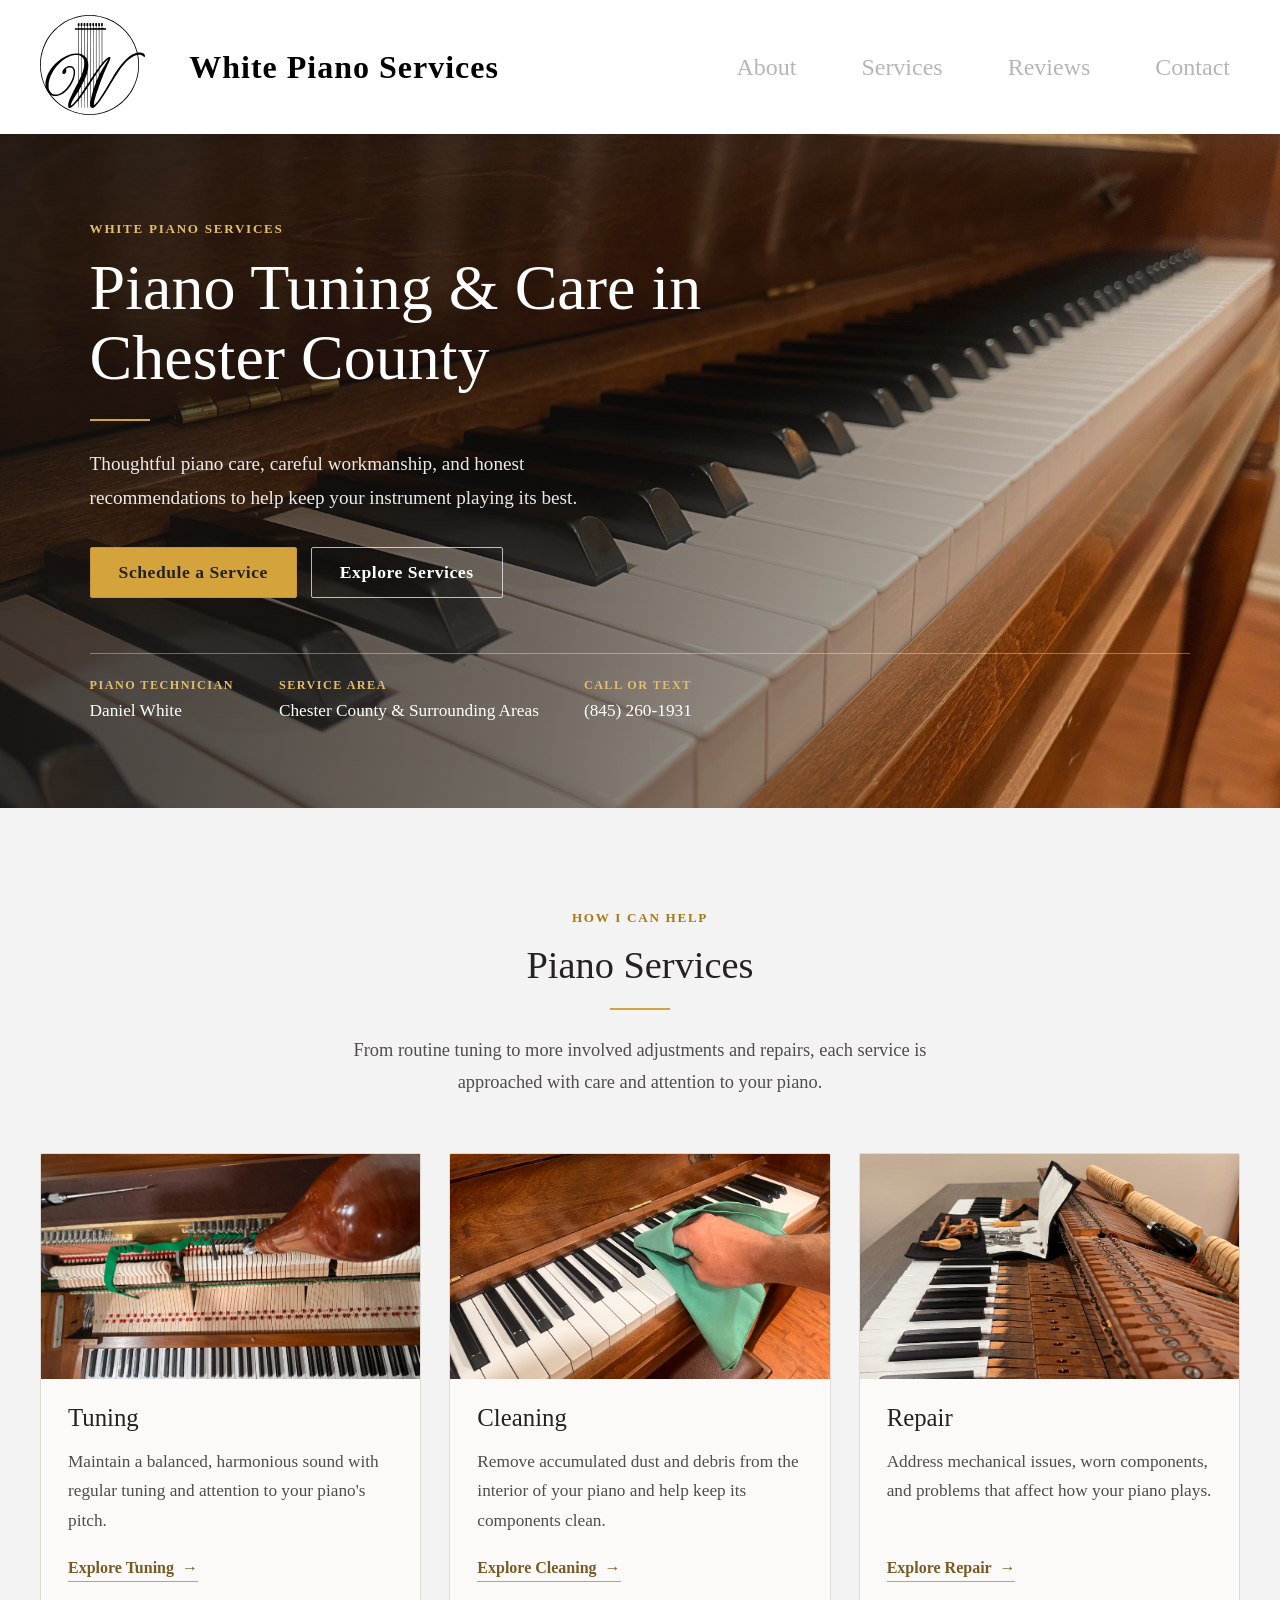
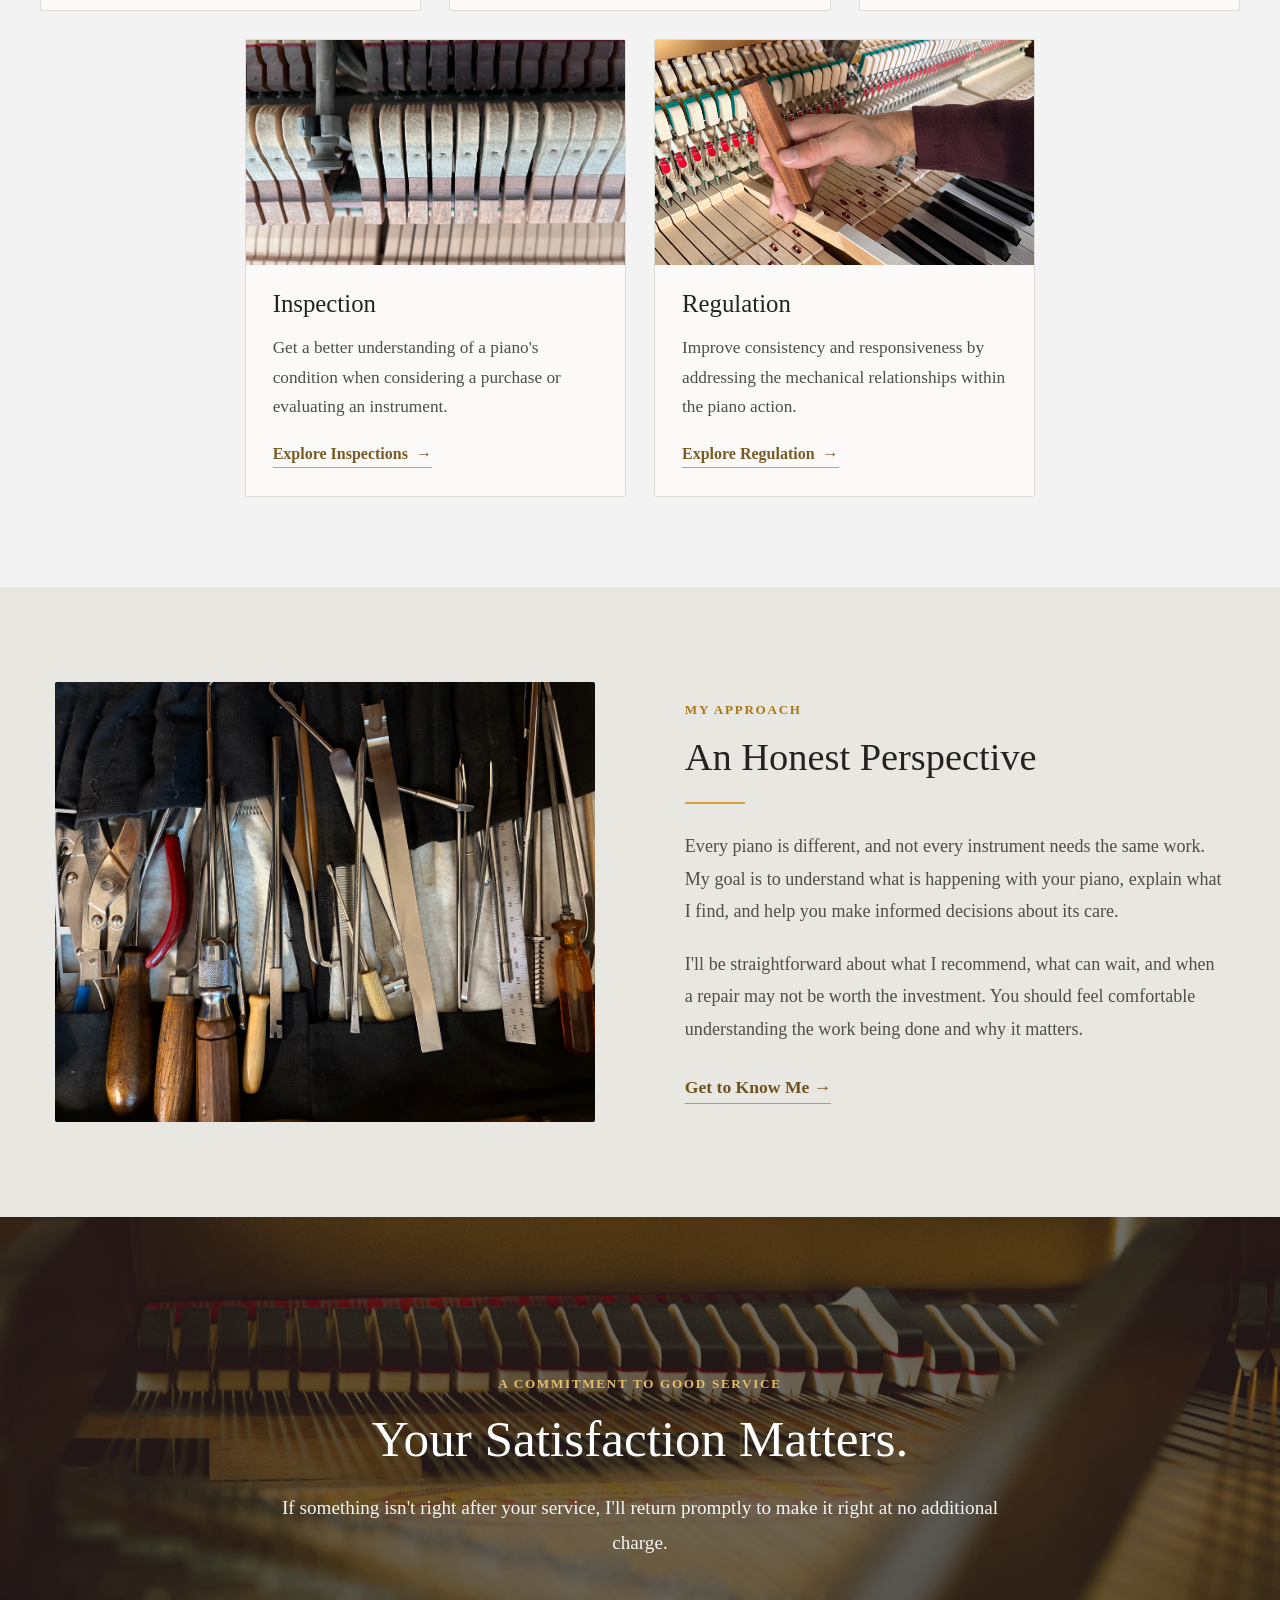
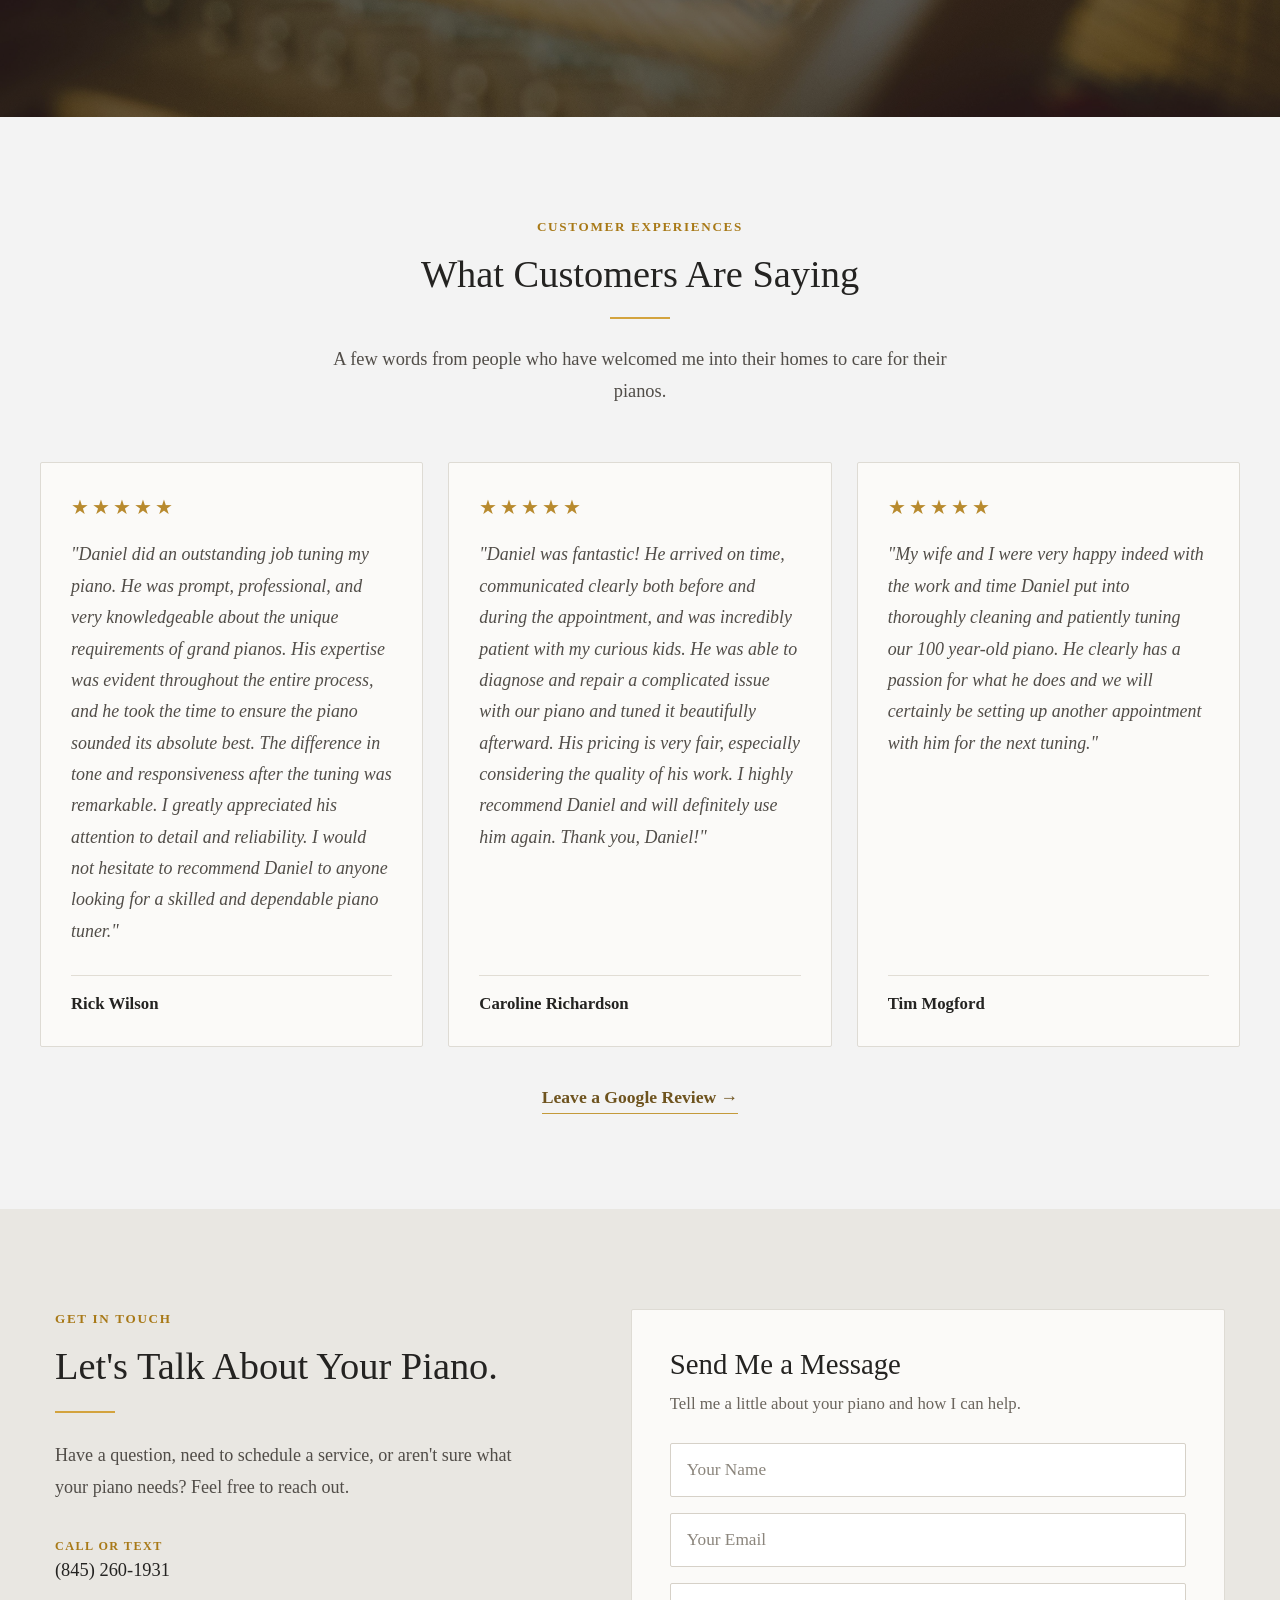
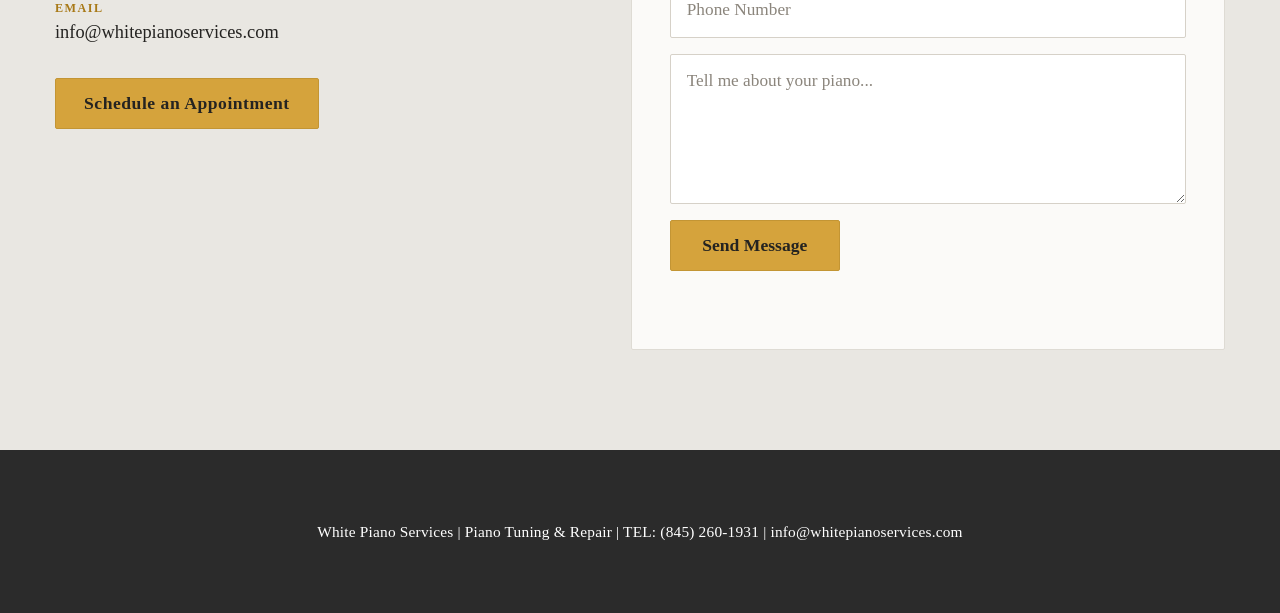
<file: index.html>
<!DOCTYPE html>
<html lang="en">
<head>
    <meta charset="UTF-8">
    <meta name="viewport" content="width=device-width, initial-scale=1.0">

    <title>White Piano Services | Piano Tuning & Repair in Chester County, PA</title>

    <link rel="stylesheet" href="/style2.css">
    <link rel="stylesheet" href="/home.css">

    <link rel="icon" href="/whitelofo.png">
    <link rel="icon" type="image/png" sizes="32x32" href="/whitelofo.png">
    <link rel="apple-touch-icon" href="/whitelofo.png">
</head>

<body>

    <!-- HEADER — LEFT UNCHANGED -->
    <header>
        <div class="navbar">

            <div class="nav-left">
                <a href="/home/">
                    <img src="/whitelogosvg.svg" alt="White Services Logo">
                </a>
            </div>

            <div class="nav-center">
                <a href="/home/">
                    <h1>White Piano Services</h1>
                </a>
            </div>

            <div class="nav-right">
                <nav>
                    <ul id="navbarlist">
                        <li><a href="/about/">About</a></li>
                        <li><a href="/#services">Services</a></li>
                        <li><a href="/home/#reviews">Reviews</a></li>
                        <li><a href="/contact/">Contact</a></li>
                    </ul>
                </nav>
            </div>

        </div>
    </header>


    <main>

        <!-- HERO -->
        <section class="home-hero">

            <div class="home-hero-image">
                <img src="/main1.jpeg" alt="Grand piano">
            </div>

            <div class="home-hero-overlay">
                <span class="home-eyebrow">WHITE PIANO SERVICES</span>

                <h1>Piano Tuning & Care in Chester County</h1>

                <div class="home-heading-accent"></div>

                <p>
                    Thoughtful piano care, careful workmanship, and honest
                    recommendations to help keep your instrument playing its best.
                </p>

                <div class="home-hero-buttons">
                    <a class="home-button home-button-primary"
                       href="https://calendly.com/whitepianoservices/service">
                        Schedule a Service
                    </a>

                    <a class="home-button home-button-secondary" href="/#services">
                        Explore Services
                    </a>
                </div>

                <div class="home-hero-details">
                    <div>
                        <span class="detail-label">Piano Technician</span>
                        <span class="detail-value">Daniel White</span>
                    </div>

                    <div>
                        <span class="detail-label">Service Area</span>
                        <span class="detail-value">Chester County & Surrounding Areas</span>
                    </div>

                    <div>
                        <span class="detail-label">Call or Text</span>
                        <a class="detail-value" href="tel:+18452601931">
                            (845) 260-1931
                        </a>
                    </div>
                </div>
            </div>

        </section>


        <!-- SERVICES -->
        <section class="home-services">

            <div class="home-section-heading">
                <span class="home-eyebrow">HOW I CAN HELP</span>
                <h2 id="services">Piano Services</h2>
                <div class="home-heading-accent"></div>

                <p>
                    From routine tuning to more involved adjustments and repairs,
                    each service is approached with care and attention to your piano.
                </p>
            </div>

            <div class="home-services-grid">

                <a href="/tuning/" class="home-service-card">
                    <div class="home-service-image">
                        <img src="/tuning2.jpeg" alt="Piano tuning">
                    </div>

                    <div class="home-service-content">
                        <h3>Tuning</h3>
                        <p>
                            Maintain a balanced, harmonious sound with regular
                            tuning and attention to your piano's pitch.
                        </p>
                        <span class="home-card-link">Explore Tuning <span>→</span></span>
                    </div>
                </a>


                <a href="/cleaning/" class="home-service-card">
                    <div class="home-service-image">
                        <img src="/clean.jpeg" alt="Piano cleaning">
                    </div>

                    <div class="home-service-content">
                        <h3>Cleaning</h3>
                        <p>
                            Remove accumulated dust and debris from the interior
                            of your piano and help keep its components clean.
                        </p>
                        <span class="home-card-link">Explore Cleaning <span>→</span></span>
                    </div>
                </a>


                <a href="/repair/" class="home-service-card">
                    <div class="home-service-image">
                        <img src="/repair2.jpeg" alt="Piano repair">
                    </div>

                    <div class="home-service-content">
                        <h3>Repair</h3>
                        <p>
                            Address mechanical issues, worn components, and
                            problems that affect how your piano plays.
                        </p>
                        <span class="home-card-link">Explore Repair <span>→</span></span>
                    </div>
                </a>


                <a href="/inspection/" class="home-service-card">
                    <div class="home-service-image">
                        <img src="IMG_2886.jpeg" alt="Piano inspection">
                    </div>

                    <div class="home-service-content">
                        <h3>Inspection</h3>
                        <p>
                            Get a better understanding of a piano's condition
                            when considering a purchase or evaluating an instrument.
                        </p>
                        <span class="home-card-link">Explore Inspections <span>→</span></span>
                    </div>
                </a>


                <a href="/regulation/" class="home-service-card">
                    <div class="home-service-image">
                        <img src="/IMG_6086.jpeg" alt="Piano regulation">
                    </div>

                    <div class="home-service-content">
                        <h3>Regulation</h3>
                        <p>
                            Improve consistency and responsiveness by addressing
                            the mechanical relationships within the piano action.
                        </p>
                        <span class="home-card-link">Explore Regulation <span>→</span></span>
                    </div>
                </a>

            </div>

   

        </section>


        <!-- PERSONAL APPROACH -->
        <section class="home-approach">

            <div class="home-approach-image">
                <img src="/IMG_6248.jpeg" alt="A well-used childhood piano">
            </div>

            <div class="home-approach-content">
                <span class="home-eyebrow">MY APPROACH</span>

                <h2>An Honest Perspective</h2>

                <div class="home-heading-accent"></div>

                <p>
                    Every piano is different, and not every instrument needs
                    the same work. My goal is to understand what is happening
                    with your piano, explain what I find, and help you make
                    informed decisions about its care.
                </p>

                <p>
                    I'll be straightforward about what I recommend, what can
                    wait, and when a repair may not be worth the investment.
                    You should feel comfortable understanding the work being
                    done and why it matters.
                </p>

                <a href="/about/" class="home-text-link">
                    Get to Know Me →
                </a>
            </div>

        </section>


        <!-- GUARANTEE / IMAGE BANNER -->
        <section class="home-guarantee">

            <div class="home-guarantee-overlay"></div>

            <div class="home-guarantee-content">
                <span class="home-eyebrow">A COMMITMENT TO GOOD SERVICE</span>

                <h2>Your Satisfaction Matters.</h2>

                <p>
                    If something isn't right after your service, I'll return
                    promptly to make it right at no additional charge.
                </p>
            </div>

        </section>


        <!-- GOOGLE REVIEWS -->
        <section class="home-reviews" id="reviews">

            <div class="home-section-heading">
                <span class="home-eyebrow">CUSTOMER EXPERIENCES</span>
                <h2>What Customers Are Saying</h2>
                <div class="home-heading-accent"></div>

                <p>
                    A few words from people who have welcomed me into their
                    homes to care for their pianos.
                </p>
            </div>

            <!--
                SAMPLE CONTENT ONLY:
                Replace these placeholder names and reviews with genuine
                customer reviews before publishing this section.
            -->

            <div class="home-reviews-grid">

                <article class="home-review-card">
                    <div class="home-review-stars" aria-label="5 out of 5 stars">
                        ★★★★★
                    </div>

                    <p class="home-review-text">
                        "Daniel did an outstanding job tuning my piano. He was prompt, professional, and very knowledgeable about the unique requirements of grand pianos. His expertise was evident throughout the entire process, and he took the time to ensure the piano sounded its absolute best. The difference in tone and responsiveness after the tuning was remarkable. I greatly appreciated his attention to detail and reliability. I would not hesitate to recommend Daniel to anyone looking for a skilled and dependable piano tuner."
                    </p>

                    <div class="home-review-author">
                        <span class="review-author-name">Rick Wilson</span>
                        
                    </div>
                </article>


                <article class="home-review-card">
                    <div class="home-review-stars" aria-label="5 out of 5 stars">
                        ★★★★★
                    </div>

                    <p class="home-review-text">
                        "Daniel was fantastic! He arrived on time, communicated clearly both before and during the appointment, and was incredibly patient with my curious kids.

He was able to diagnose and repair a complicated issue with our piano and tuned it beautifully afterward. His pricing is very fair, especially considering the quality of his work. I highly recommend Daniel and will definitely use him again. Thank you, Daniel!"
                    </p>

                    <div class="home-review-author">
                        <span class="review-author-name">Caroline Richardson</span>
                    </div>
                </article>


                <article class="home-review-card">
                    <div class="home-review-stars" aria-label="5 out of 5 stars">
                        ★★★★★
                    </div>

                    <p class="home-review-text">
                        "My wife and I were very happy indeed with the work and time Daniel put into thoroughly cleaning and patiently tuning our 100 year-old piano. He clearly has a passion for what he does and we will certainly be setting up another appointment with him for the next tuning."
                    </p>

                    <div class="home-review-author">
                        <span class="review-author-name">Tim Mogford</span>
                    </div>
                </article>

            </div>

            <div class="home-reviews-footer">
                <a href="https://g.page/r/CZyfTSpCSzsxEBM/review"
                   target="_blank"
                   rel="noopener noreferrer"
                   class="home-text-link">
                    Leave a Google Review →
                </a>
            </div>

        </section>


        <!-- CONTACT / SCHEDULING -->
        <section class="home-contact">

            <div class="home-contact-intro">
                <span class="home-eyebrow">GET IN TOUCH</span>

                <h2>Let's Talk About Your Piano.</h2>

                <div class="home-heading-accent"></div>

                <p>
                    Have a question, need to schedule a service, or aren't
                    sure what your piano needs? Feel free to reach out.
                </p>

                <div class="home-contact-methods">

                    <div class="home-contact-method">
                        <span class="detail-label">Call or Text</span>
                        <a href="tel:+18452601931">(845) 260-1931</a>
                    </div>

                    <div class="home-contact-method">
                        <span class="detail-label">Email</span>
                        <a href="mailto:info@whitepianoservices.com">
                            info@whitepianoservices.com
                        </a>
                    </div>

                </div>

                <a href="https://calendly.com/whitepianoservices/service"
                   class="home-button home-button-primary">
                    Schedule an Appointment
                </a>
            </div>


            <div class="home-contact-form">

                <h3>Send Me a Message</h3>

                <p class="home-form-intro">
                    Tell me a little about your piano and how I can help.
                </p>

                <form id="contact-form"
                      action="https://formspree.io/f/mnjwvvle"
                      method="POST">

                    <input type="text"
                           name="name"
                           placeholder="Your Name"
                           required>

                    <input type="email"
                           name="email"
                           placeholder="Your Email"
                           required>

                    <input type="tel"
                           name="phone"
                           placeholder="Phone Number">

                    <textarea name="message"
                              placeholder="Tell me about your piano..."
                              rows="5"
                              required></textarea>

                    <button type="submit">Send Message</button>

                </form>

                <p id="form-status" role="status" aria-live="polite"></p>

            </div>

        </section>

    </main>


    <!-- FOOTER — LEFT UNCHANGED -->
    <footer>
        <p>White Piano Services | Piano Tuning & Repair | TEL: <a href="tel:+18452601931">(845) 260-1931</a> | <a href="mailto:whitepianoservices@gmail.com">info@whitepianoservices.com
                    </a></p>
    </footer>


    <!-- CONTACT FORM SUBMISSION -->
    <script>
    document.addEventListener("DOMContentLoaded", () => {

        const form = document.getElementById("contact-form");
        const status = document.getElementById("form-status");

        if (!form || !status) return;

        form.addEventListener("submit", async (e) => {
            e.preventDefault();

            const data = new FormData(form);

            try {
                const response = await fetch(form.action, {
                    method: "POST",
                    body: data,
                    headers: {
                        "Accept": "application/json"
                    }
                });

                if (response.ok) {
                    status.textContent =
                        "Thank you! Your message has been sent successfully.";
                    status.className = "form-success";
                    form.reset();
                } else {
                    status.textContent =
                        "Something went wrong. Please try again.";
                    status.className = "form-error";
                }

            } catch (error) {
                status.textContent =
                    "Network error. Please try again.";
                status.className = "form-error";
            }
        });

    });
    </script>

</body>
</html>
</file>
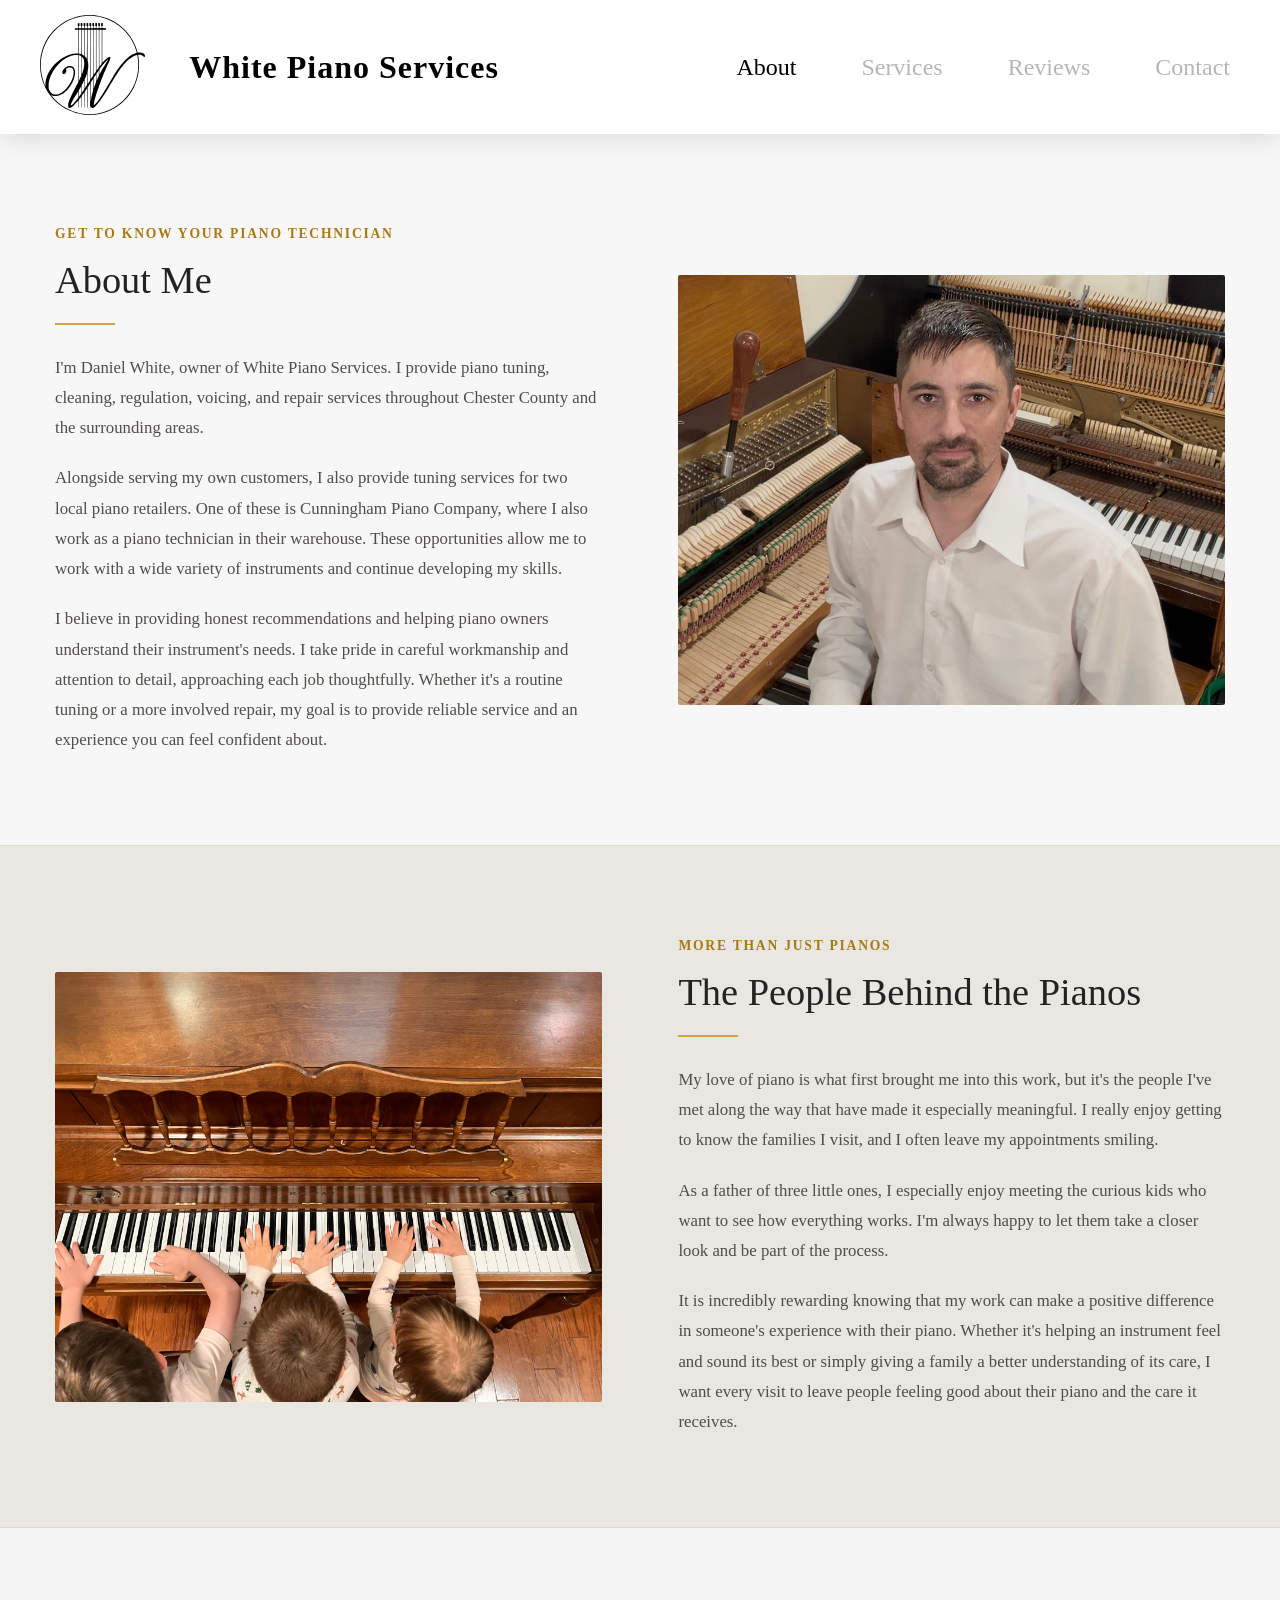
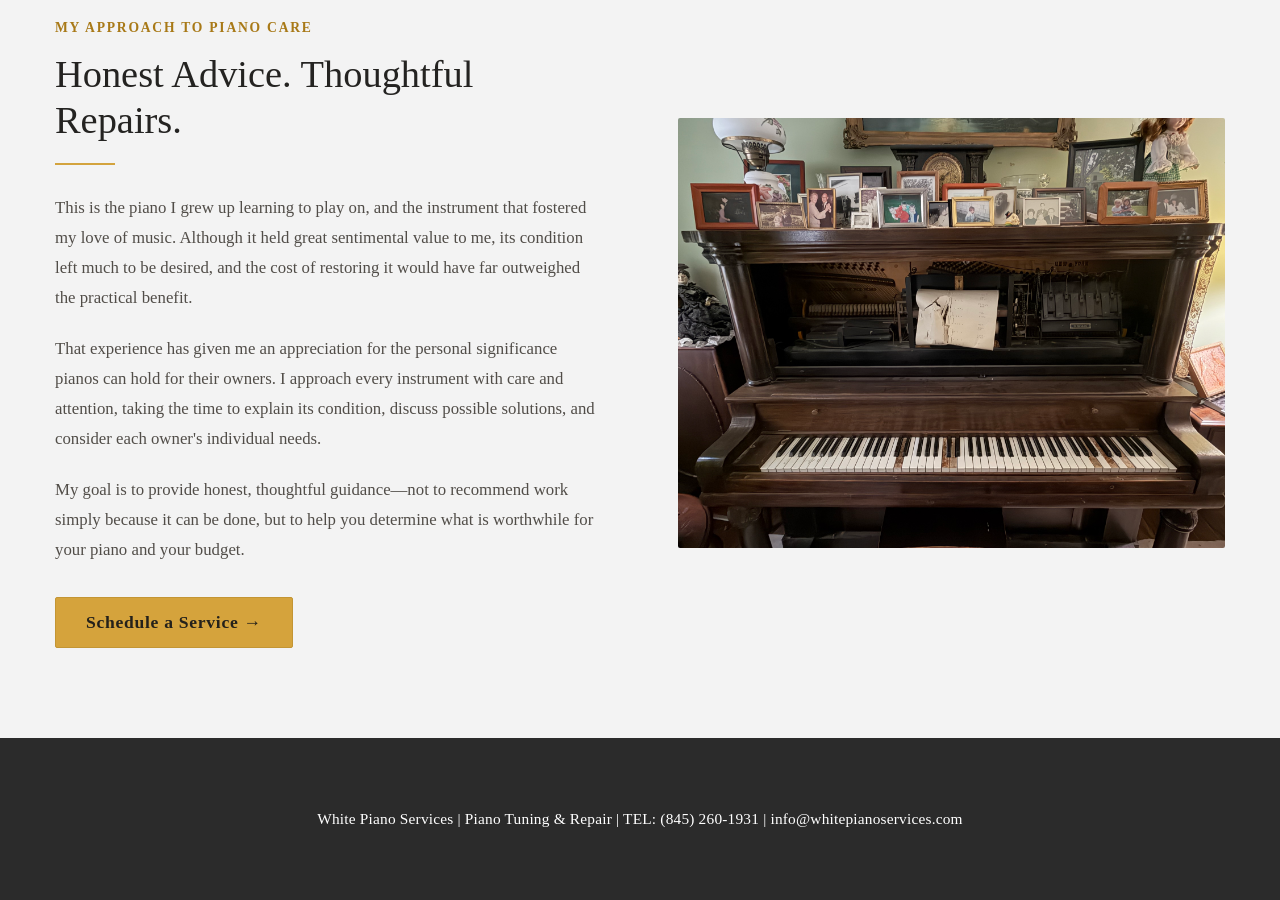
<file: about/index.html>
<!DOCTYPE html>
<html lang="en">
<head>
    <meta charset="UTF-8">
    <meta name="viewport" content="width=device-width, initial-scale=1.0">

    <title>About | White Piano Services</title>

    <link rel="stylesheet" href="/style2.css">
    <link rel="stylesheet" href="/about.css">

    <link rel="icon" href="/whitelofo.png">
    <link rel="icon" type="image/png" sizes="32x32" href="/whitelofo.png">
    <link rel="apple-touch-icon" href="/whitelofo.png">
</head>

<body>

<header>
    <div class="navbar">

        <div class="nav-left">
            <a href="/home/">
                <img src="/whitelogosvg.svg" alt="White Services Logo">
            </a>
        </div>

        <div class="nav-center">
            <a href="/home/">
                <h1>White Piano Services</h1>
            </a>
        </div>

        <div class="nav-right">
            <nav>
                <ul id="navbarlist">
                    <li><a href="/about/" class="active">About</a></li>
                    <li><a href="/#services">Services</a></li>
                    <li><a href="/home/#reviews">Reviews</a></li>
                    <li><a href="/contact/">Contact</a></li>
                </ul>
            </nav>
        </div>

    </div>
</header>

<main class="about-page">

    <!-- ===== Introduction ===== -->

    <section class="about-section about-intro">

        <div class="about-text">
            <span class="section-eyebrow">GET TO KNOW YOUR PIANO TECHNICIAN</span>

            <h2>About Me</h2>

            <div class="heading-accent"></div>

            <p>
                I'm Daniel White, owner of White Piano Services. I provide
                piano tuning, cleaning, regulation, voicing, and repair
                services throughout Chester County and the surrounding areas.
            </p>

            <p>
                Alongside serving my own customers, I also provide tuning
                services for two local piano retailers. One of these is
                Cunningham Piano Company, where I also work as a piano
                technician in their warehouse. These opportunities allow me
                to work with a wide variety of instruments and continue
                developing my skills.
            </p>

            <p>
                I believe in providing honest recommendations and helping
                piano owners understand their instrument's needs. I take
                pride in careful workmanship and attention to detail,
                approaching each job thoughtfully. Whether it's a routine
                tuning or a more involved repair, my goal is to provide
                reliable service and an experience you can feel confident about.
            </p>
        </div>

        <div class="about-image">
            <img src="/IMG_3689.jpeg" alt="Daniel White, piano technician">
        </div>

    </section>


    <!-- ===== Personal Connection ===== -->

    <section class="about-section about-personal">

        <div class="about-image">
            <img src="/kids1.jpeg" alt="A family enjoying time at the piano">
        </div>

        <div class="about-text">

            <span class="section-eyebrow">More Than Just PIanos</span>

            <h2>The People Behind the Pianos</h2>

            <div class="heading-accent"></div>

            <p>
    My love of piano is what first brought me into this work, but it's the people I've met along the way that have made it especially meaningful. I really enjoy getting to know the families I visit, and I often leave my appointments smiling.
</p>

<p>
    As a father of three little ones, I especially enjoy meeting the curious kids who want to see how everything works. I'm always happy to let them take a closer look and be part of the process.
</p>

<p>
    It is incredibly rewarding knowing that my work can make a positive difference in someone's experience with their piano. Whether it's helping an instrument feel and sound its best or simply giving a family a better understanding of its care, I want every visit to leave people feeling good about their piano and the care it receives.
</p>

        </div>

    </section>


    <!-- ===== Personal Philosophy ===== -->

    <section class="about-section about-philosophy">

        <div class="about-text">

            <span class="section-eyebrow">MY APPROACH TO PIANO CARE</span>

            <h2>Honest Advice. Thoughtful Repairs.</h2>

            <div class="heading-accent"></div>

            <p>
    This is the piano I grew up learning to play on, and the instrument that fostered my love of music. Although it held great sentimental value to me, its condition left much to be desired, and the cost of restoring it would have far outweighed the practical benefit.
</p>

<p>
    That experience has given me an appreciation for the personal significance pianos can hold for their owners. I approach every instrument with care and attention, taking the time to explain its condition, discuss possible solutions, and consider each owner's individual needs.
</p>

<p>
    My goal is to provide honest, thoughtful guidance—not to recommend work simply because it can be done, but to help you determine what is worthwhile for your piano and your budget.
</p>

            <div class="about-button">
                <link href="https://assets.calendly.com/assets/external/widget.css" rel="stylesheet">
                <script src="https://assets.calendly.com/assets/external/widget.js"
                    type="text/javascript" async></script>

                <a class="btn" href=""
                   onclick="Calendly.initPopupWidget({url: 'https://calendly.com/whitepianoservices/service'});return false;">
                    Schedule a Service →
                </a>
            </div>

        </div>

        <div class="about-image about-childhood-image">
            <img src="/buy.jpeg" alt="The player piano Daniel grew up learning to play on">
        </div>

    </section>

</main>

<footer>
    <p>White Piano Services | Piano Tuning & Repair | TEL: <a href="tel:+18452601931">(845) 260-1931</a> | <a href="mailto:whitepianoservices@gmail.com">info@whitepianoservices.com
                </a></p>
</footer>

</body>
</html>
</file>
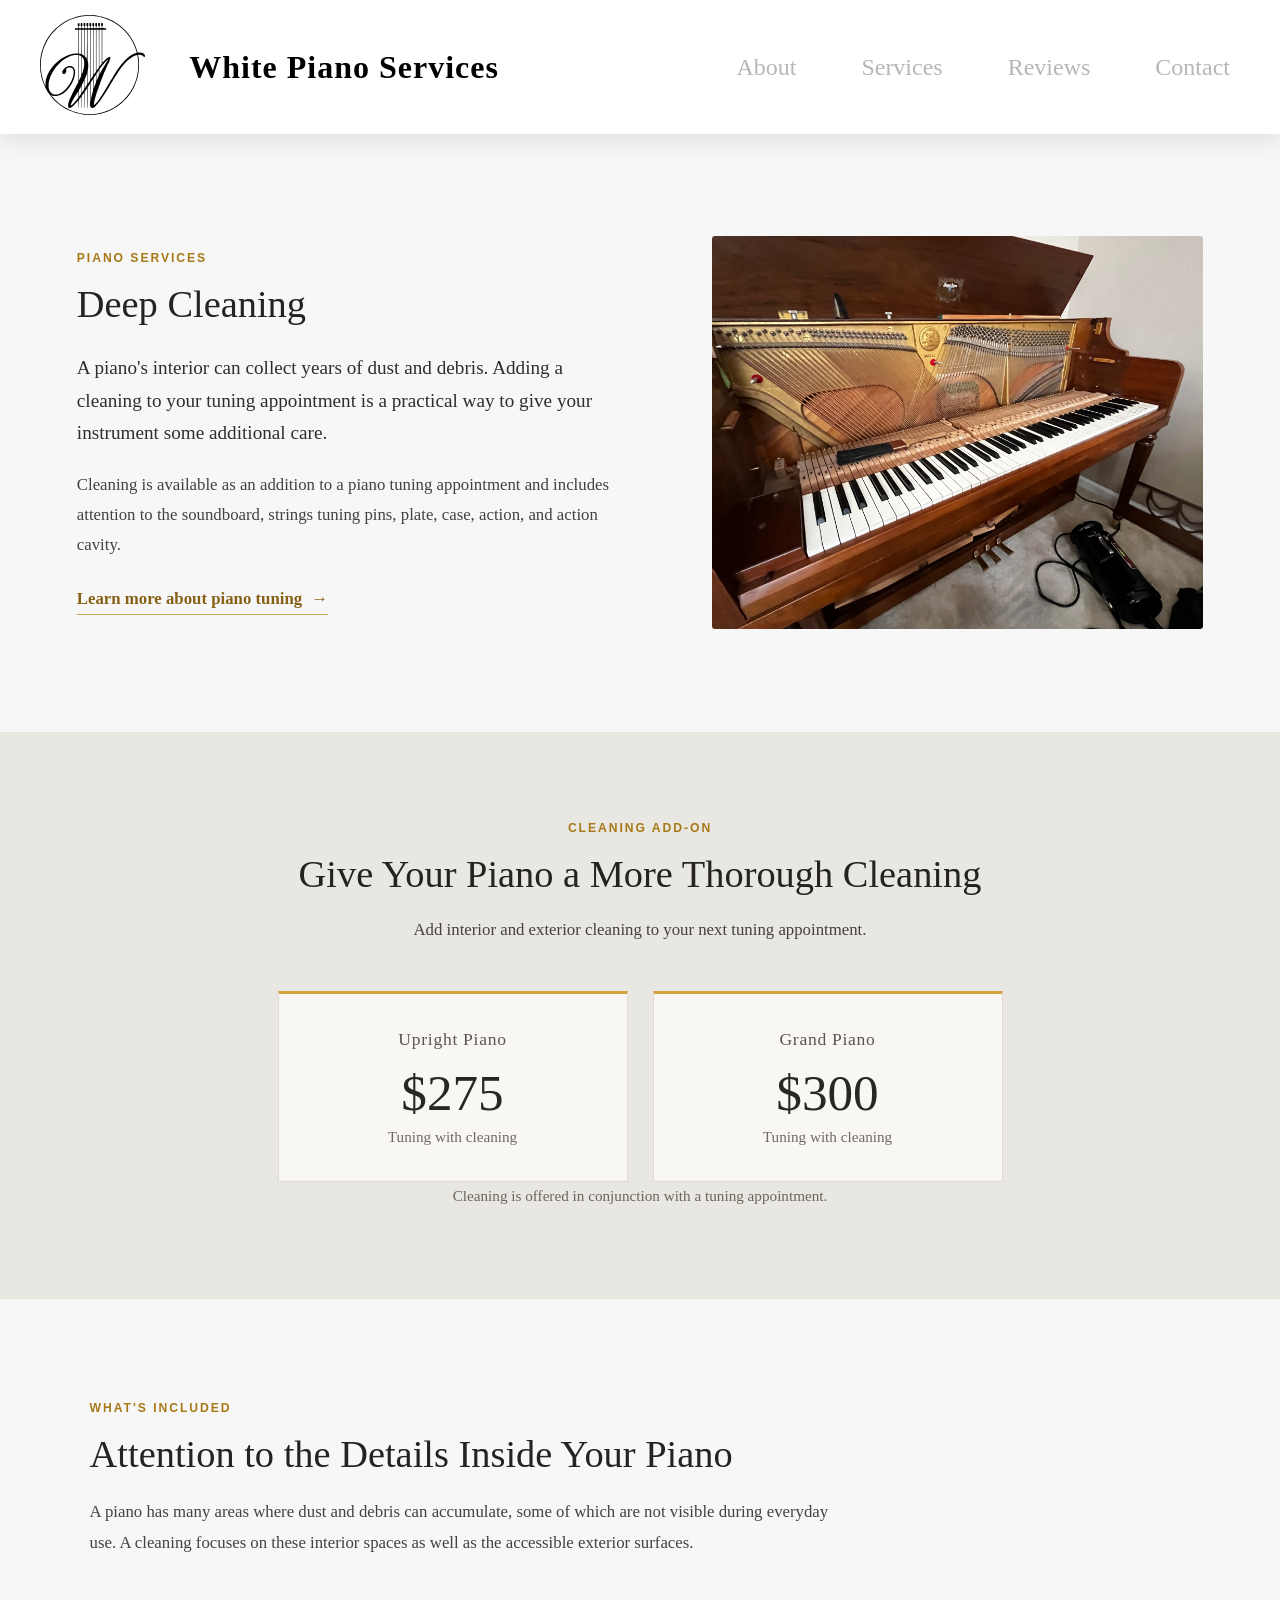
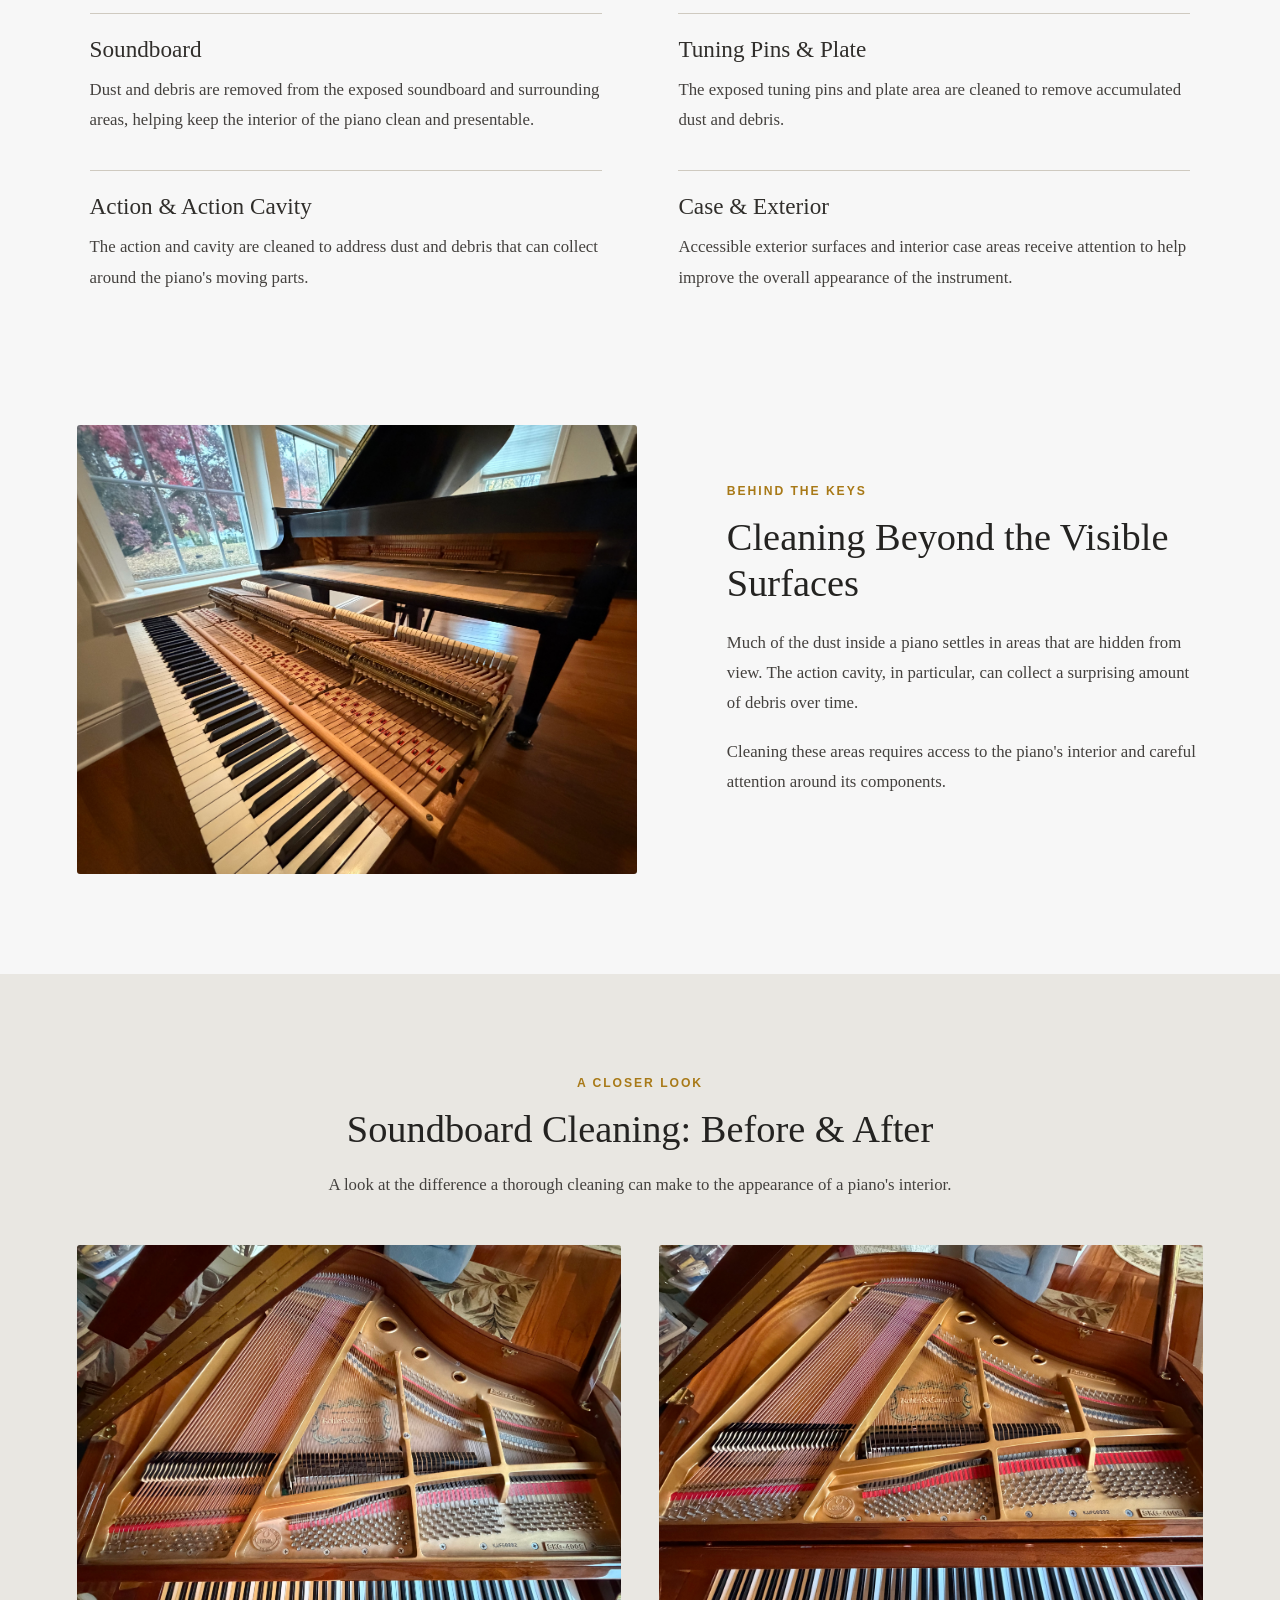
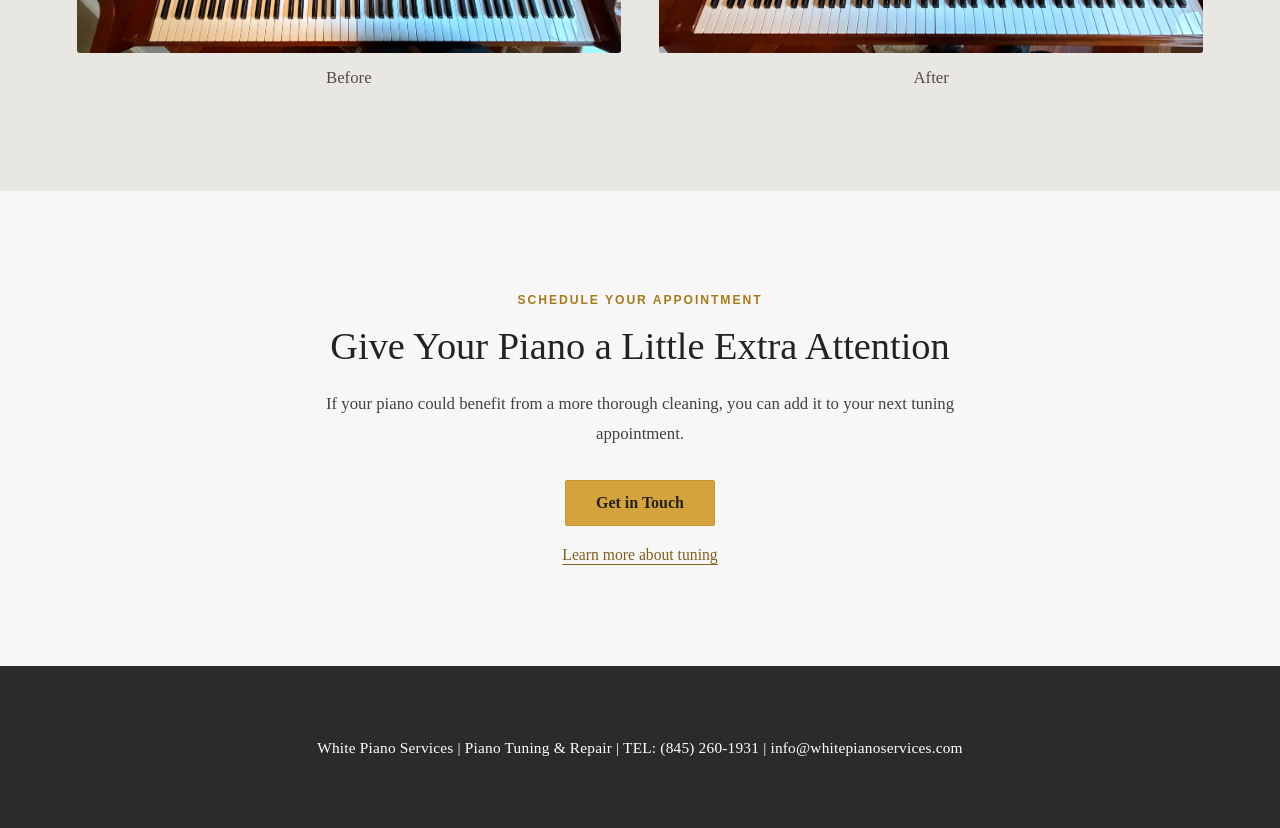
<file: cleaning/index.html>
<!DOCTYPE html>
<html lang="en">
<head>
    <meta charset="UTF-8">
    <meta name="viewport" content="width=device-width, initial-scale=1.0">

    <title>Piano Cleaning | White Piano Services</title>

    <link rel="stylesheet" href="/style2.css">
    <link rel="stylesheet" href="/cleaning.css">

    <link rel="icon" href="/whitelofo.png">
    <link rel="icon" type="image/png" sizes="32x32" href="/whitelofo.png">
    <link rel="apple-touch-icon" href="/whitelofo.png">
</head>

<body>

<header>
    <div class="navbar">

        <div class="nav-left">
            <a href="/home/">
                <img src="/whitelogosvg.svg" alt="White Piano Services Logo">
            </a>
        </div>

        <div class="nav-center">
            <a href="/home/">
                <h1>White Piano Services</h1>
            </a>
        </div>

        <div class="nav-right">
            <nav>
                <ul id="navbarlist">
                    <li><a href="/about/">About</a></li>
                    <li><a href="/#services">Services</a></li>
                    <li><a href="/home/#reviews">Reviews</a></li>
                    <li><a href="/contact/">Contact</a></li>
                </ul>
            </nav>
        </div>

    </div>
</header>

<main class="cleaning-page">

    <!-- Page Introduction -->
    <section class="cleaning-hero">

        <div class="cleaning-hero-content">
            <span class="section-eyebrow">PIANO SERVICES</span>

            <h2>Deep Cleaning</h2>

            <p class="hero-description">
                A piano's interior can collect years of dust and debris.
                Adding a cleaning to your tuning appointment is a practical
                way to give your instrument some additional care.
            </p>

            <p>
                Cleaning is available as an addition to a piano tuning
                appointment and includes attention to the soundboard, strings
                tuning pins, plate, case, action, and action cavity.
            </p>

            <a class="text-link" href="/tuning/">
                Learn more about piano tuning
                <span aria-hidden="true">&rarr;</span>
            </a>
        </div>

        <div class="cleaning-hero-image">
            <img
                src="/IMG_3284.jpeg"
                alt="Piano interior during a cleaning appointment">
        </div>

    </section>


    <!-- Pricing -->
    <section class="cleaning-pricing">

        <div class="section-heading">
            <span class="section-eyebrow">CLEANING ADD-ON</span>
            <h2>Give Your Piano a More Thorough Cleaning</h2>
            <p>
                Add interior and exterior cleaning to your next tuning
                appointment.
            </p>
        </div>

        <div class="pricing-options">

            <div class="pricing-card">
                <span class="piano-type">Upright Piano</span>
                <p class="price">$275</p>
                <span class="price-description">Tuning with cleaning</span>
            </div>

            <div class="pricing-card">
                <span class="piano-type">Grand Piano</span>
                <p class="price">$300</p>
                <span class="price-description">Tuning with cleaning</span>
            </div>

        </div>

        <p class="pricing-note">
            Cleaning is offered in conjunction with a tuning appointment.
        </p>

    </section>


    <!-- What Is Included -->
    <section class="cleaning-details">

        <div class="cleaning-details-intro">
            <span class="section-eyebrow">WHAT'S INCLUDED</span>
            <h2>Attention to the Details Inside Your Piano</h2>
            <p>
                A piano has many areas where dust and debris can accumulate,
                some of which are not visible during everyday use. A cleaning
                focuses on these interior spaces as well as the accessible
                exterior surfaces.
            </p>
        </div>

        <div class="cleaning-detail-grid">

            <article class="cleaning-detail">
                <h3>Soundboard</h3>
                <p>
                    Dust and debris are removed from the exposed soundboard
                    and surrounding areas, helping keep the interior of the
                    piano clean and presentable.
                </p>
            </article>

            <article class="cleaning-detail">
                <h3>Tuning Pins & Plate</h3>
                <p>
                    The exposed tuning pins and plate area are cleaned to
                    remove accumulated dust and debris.
                </p>
            </article>

            <article class="cleaning-detail">
                <h3>Action & Action Cavity</h3>
                <p>
                    The action and cavity are cleaned to
                    address dust and debris that can collect around the
                    piano's moving parts.
                </p>
            </article>

            <article class="cleaning-detail">
                <h3>Case & Exterior</h3>
                <p>
                    Accessible exterior surfaces and interior case areas
                    receive attention to help improve the overall
                    appearance of the instrument.
                </p>
            </article>

        </div>

    </section>


    <!-- Action Cavity Image -->
    <section class="cleaning-feature">

        <div class="cleaning-feature-image">
            <img
                src="/cleaninside.jpeg"
                alt="Interior action cavity of a piano">
        </div>

        <div class="cleaning-feature-text">
            <span class="section-eyebrow">BEHIND THE KEYS</span>
            <h2>Cleaning Beyond the Visible Surfaces</h2>
            <p>
                Much of the dust inside a piano settles in areas that are
                hidden from view. The action cavity, in particular, can
                collect a surprising amount of debris over time.
            </p>
            <p>
                Cleaning these areas requires access to the piano's
                interior and careful attention around its components.
            </p>
        </div>

    </section>


    <!-- Soundboard Before and After -->
    <section class="cleaning-comparison">

        <div class="section-heading">
            <span class="section-eyebrow">A CLOSER LOOK</span>
            <h2>Soundboard Cleaning: Before & After</h2>
            <p>
                A look at the difference a thorough cleaning can make
                to the appearance of a piano's interior.
            </p>
        </div>

        <div class="comparison-images">

            <figure>
                <img
                    src="/beforeclean.jpeg"
                    alt="Piano soundboard before cleaning">
                <figcaption>Before</figcaption>
            </figure>

            <figure>
                <img
                    src="/afterclean.jpeg"
                    alt="Piano soundboard after cleaning">
                <figcaption>After</figcaption>
            </figure>

        </div>

    </section>


    <!-- Closing -->
    <section class="cleaning-closing">

        <span class="section-eyebrow">SCHEDULE YOUR APPOINTMENT</span>
        <h2>Give Your Piano a Little Extra Attention</h2>

        <p>
            If your piano could benefit from a more thorough cleaning,
            you can add it to your next tuning appointment.
        </p>

        <a class="cleaning-button" href="/contact/">
            Get in Touch
        </a>

        <a class="closing-tuning-link" href="/tuning/">
            Learn more about tuning
        </a>

    </section>

</main>


<footer>
    <p>
        White Piano Services | Piano Tuning & Repair |
        TEL: <a href="tel:+18452601931">(845) 260-1931</a> |
        <a href="mailto:whitepianoservices@gmail.com">
            info@whitepianoservices.com
        </a>
    </p>
</footer>

</body>
</html>
</file>
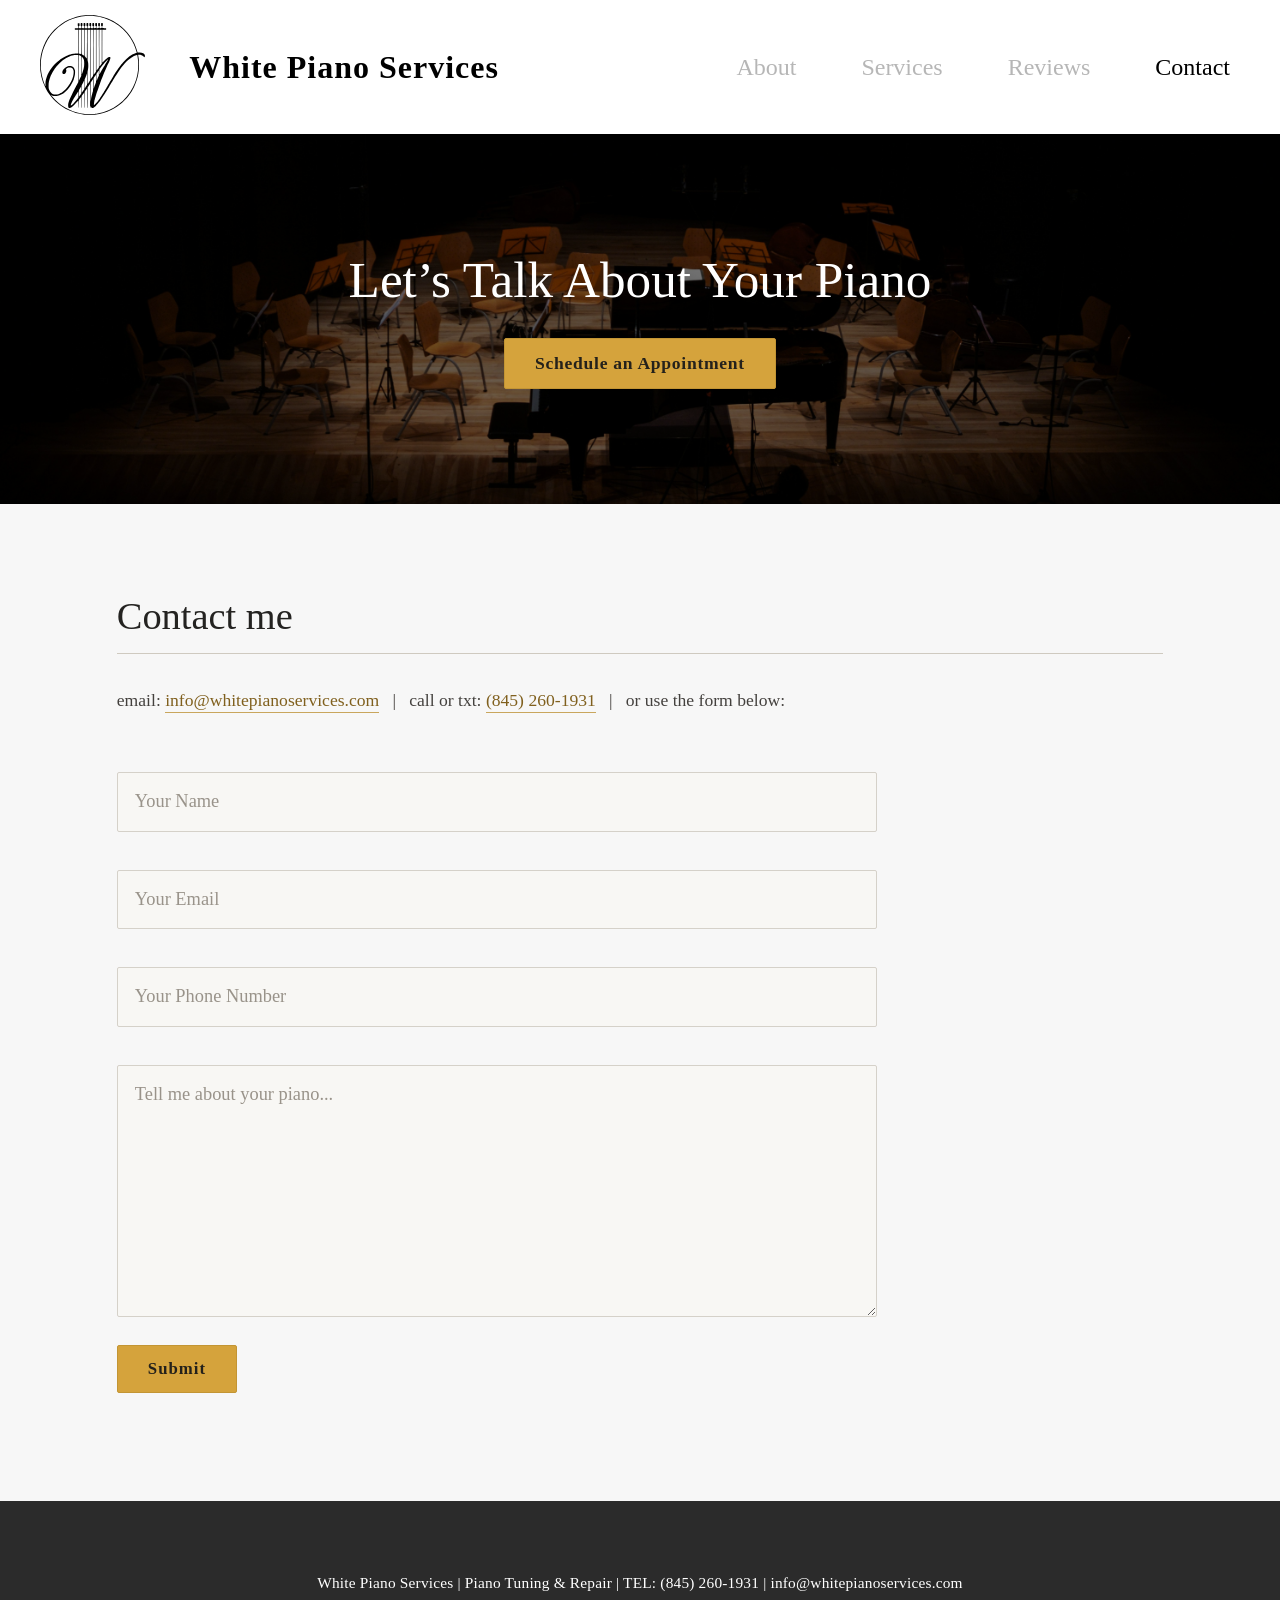
<file: contact/index.html>
<!DOCTYPE html>
<html lang="en">

<head>
    <meta charset="UTF-8">
    <meta name="viewport" content="width=device-width, initial-scale=1.0">
    <title>Contact | White Piano Services</title>

    <link rel="stylesheet" href="/style2.css">
    <link rel="stylesheet" href="/contact.css">

    <link rel="icon" href="/whitelofo.png">
    <link rel="icon" type="image/png" sizes="32x32" href="/whitelofo.png">
    <link rel="apple-touch-icon" href="/whitelofo.png">
</head>

<body>

<header>
    <div class="navbar">

        <div class="nav-left">
            <a href="/home/">
                <img src="/whitelogosvg.svg" alt="White Services Logo">
            </a>
        </div>

        <div class="nav-center">
            <a href="/home/">
                <h1>White Piano Services</h1>
            </a>
        </div>

        <div class="nav-right">
            <nav>
                <ul id="navbarlist">
                    <li><a href="/about/">About</a></li>
                    <li><a href="/#services">Services</a></li>
                    <li><a href="/home/#reviews">Reviews</a></li>
                    <li><a href="/contact/" class="active">Contact</a></li>
                </ul>
            </nav>
        </div>

    </div>
</header>

<!-- ✅ MAIN WRAPPER IS NOW CORRECTLY STRUCTURED -->
<main>

    <!-- ===== Contact Hero ===== -->
    <section class="contact-hero">
        <h2>Let’s Talk About Your Piano</h2>
          <!-- Calendly link widget begin -->
<link href="https://assets.calendly.com/assets/external/widget.css" rel="stylesheet">
<script src="https://assets.calendly.com/assets/external/widget.js" type="text/javascript" async></script>
<a class="btn"
   href="https://calendly.com/whitepianoservices/service"
   onclick="Calendly.initPopupWidget({url: 'https://calendly.com/whitepianoservices/service'});return false;">
    Schedule an Appointment
</a>
    </section>

    <!-- ===== Contact Content ===== -->
    
<section class="contact-container">

    <div class="contact-heading">
        <h2>Contact me</h2>
        <div class="line"></div>
    </div>

    <p class="contact-intro">
        email:
        <a href="mailto:info@whitepianoservices.com">info@whitepianoservices.com</a>
        &nbsp; | &nbsp;
        call or txt:
        <a href="tel:+18452601931">(845) 260-1931</a>
        &nbsp; | &nbsp;
        or use the form below:
    </p>

    <div class="contact-form">

        <form id="contact-form"
              action="https://formspree.io/f/mnjwvvle"
              method="POST">

            <div class="form-group">
                <label for="name"></label>
                <input type="text" id="name" name="name"
                       placeholder="Your Name" required>
            </div>

            <div class="form-group">
                <label for="email"></label>
                <input type="email" id="email" name="email"
                       placeholder="Your Email" required>
            </div>

               <div class="form-group">
                <label for="number"></label>
                <input type="tel" id="number" name="number"
                       placeholder="Your Phone Number" required>
            </div>

            <div class="form-group">
                <label for="message"></label>
                <textarea id="message" name="message"
                          placeholder="Tell me about your piano..."
                          rows="8" required></textarea>
            </div>

            <button type="submit">Submit</button>

        </form>

        <p id="form-status"></p>

    </div>

</section>


</main>

<!-- ===== FOOTER (correctly OUTSIDE main) ===== -->
<footer>
    <p>
        White Piano Services | Piano Tuning & Repair |
        TEL: <a href="tel:+18452601931">(845) 260-1931</a> |
        <a href="mailto:whitepianoservices@gmail.com">info@whitepianoservices.com</a>
    </p>
</footer>

<!-- ===== Form Script ===== -->
<script>
const form = document.getElementById("contact-form");
const status = document.getElementById("form-status");

form.addEventListener("submit", async function (e) {
    e.preventDefault();

    const data = new FormData(form);

    const response = await fetch(form.action, {
        method: form.method,
        body: data,
        headers: {
            'Accept': 'application/json'
        }
    });

    if (response.ok) {
        status.textContent = "Thank you! Your message has been sent successfully.";
        form.reset();
    } else {
        status.textContent = "Oops! Something went wrong. Please try again.";
    }
});
</script>

</body>
</html>
</file>
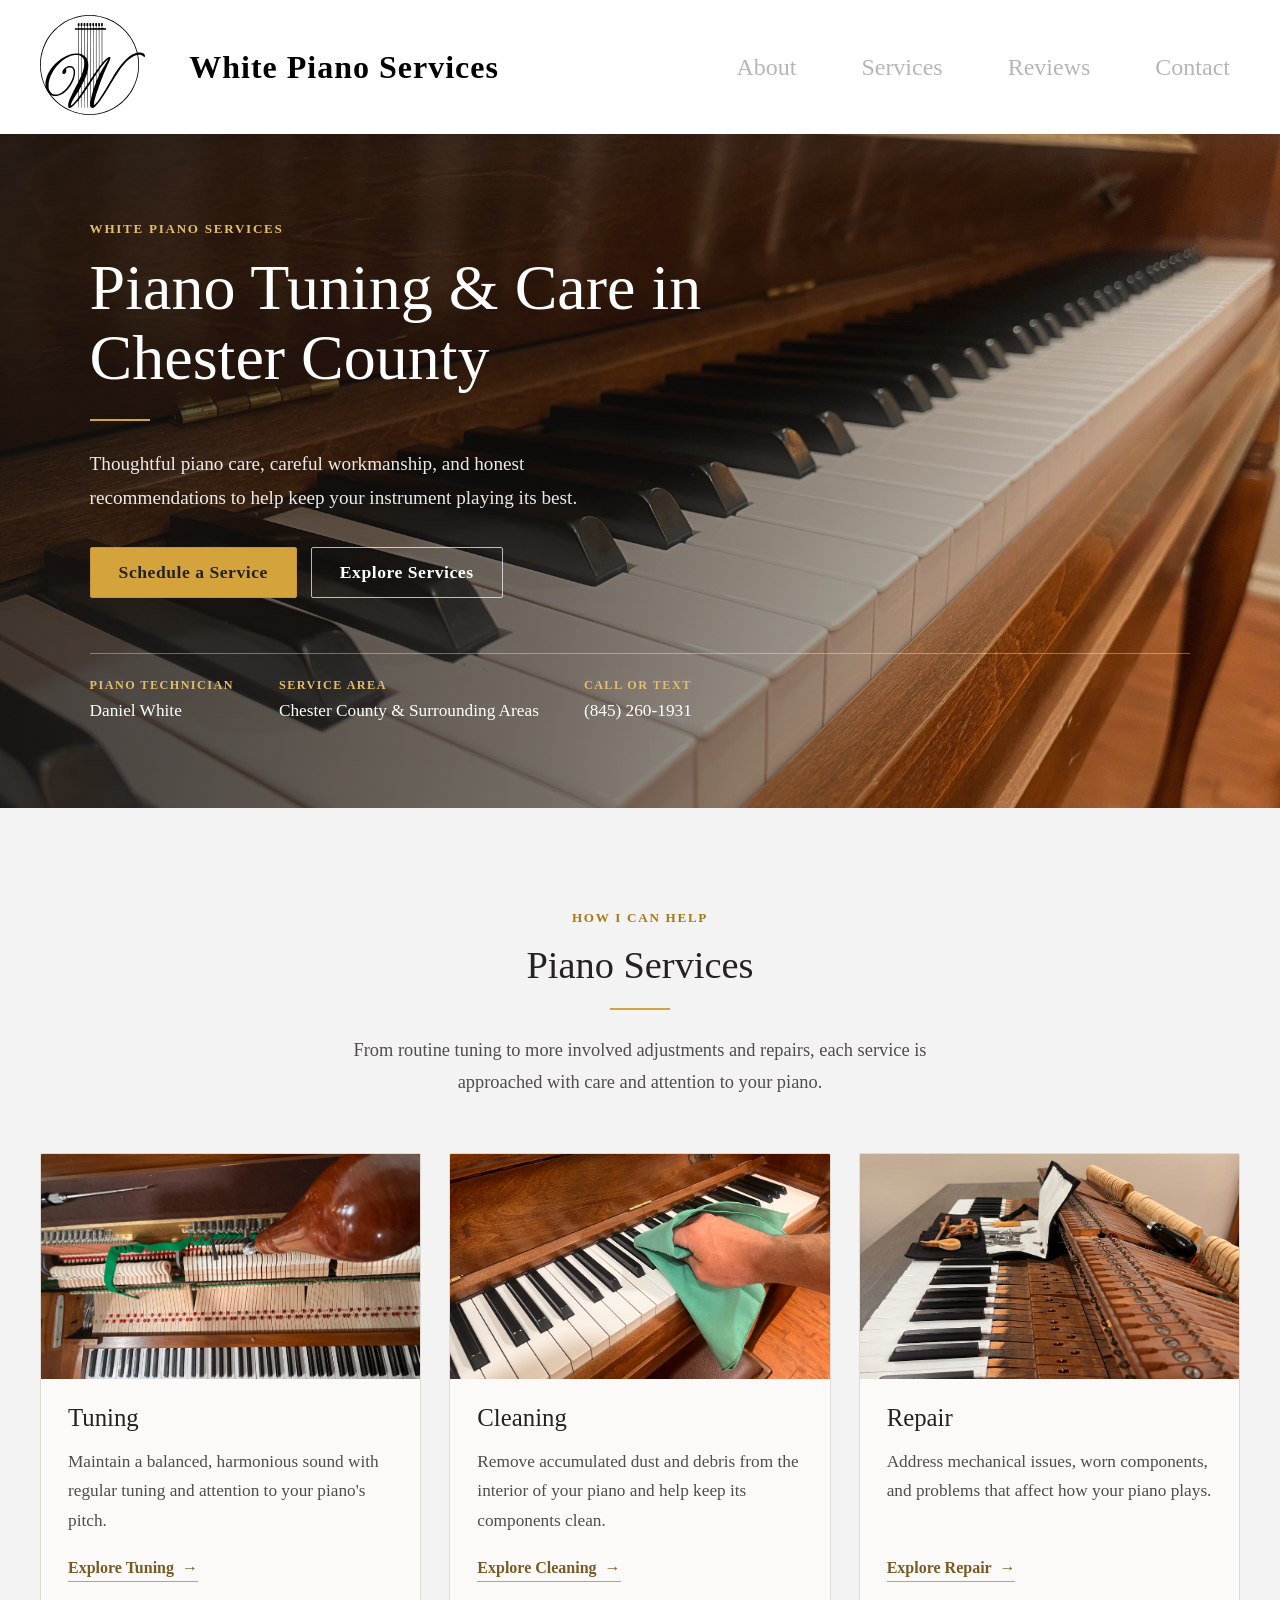
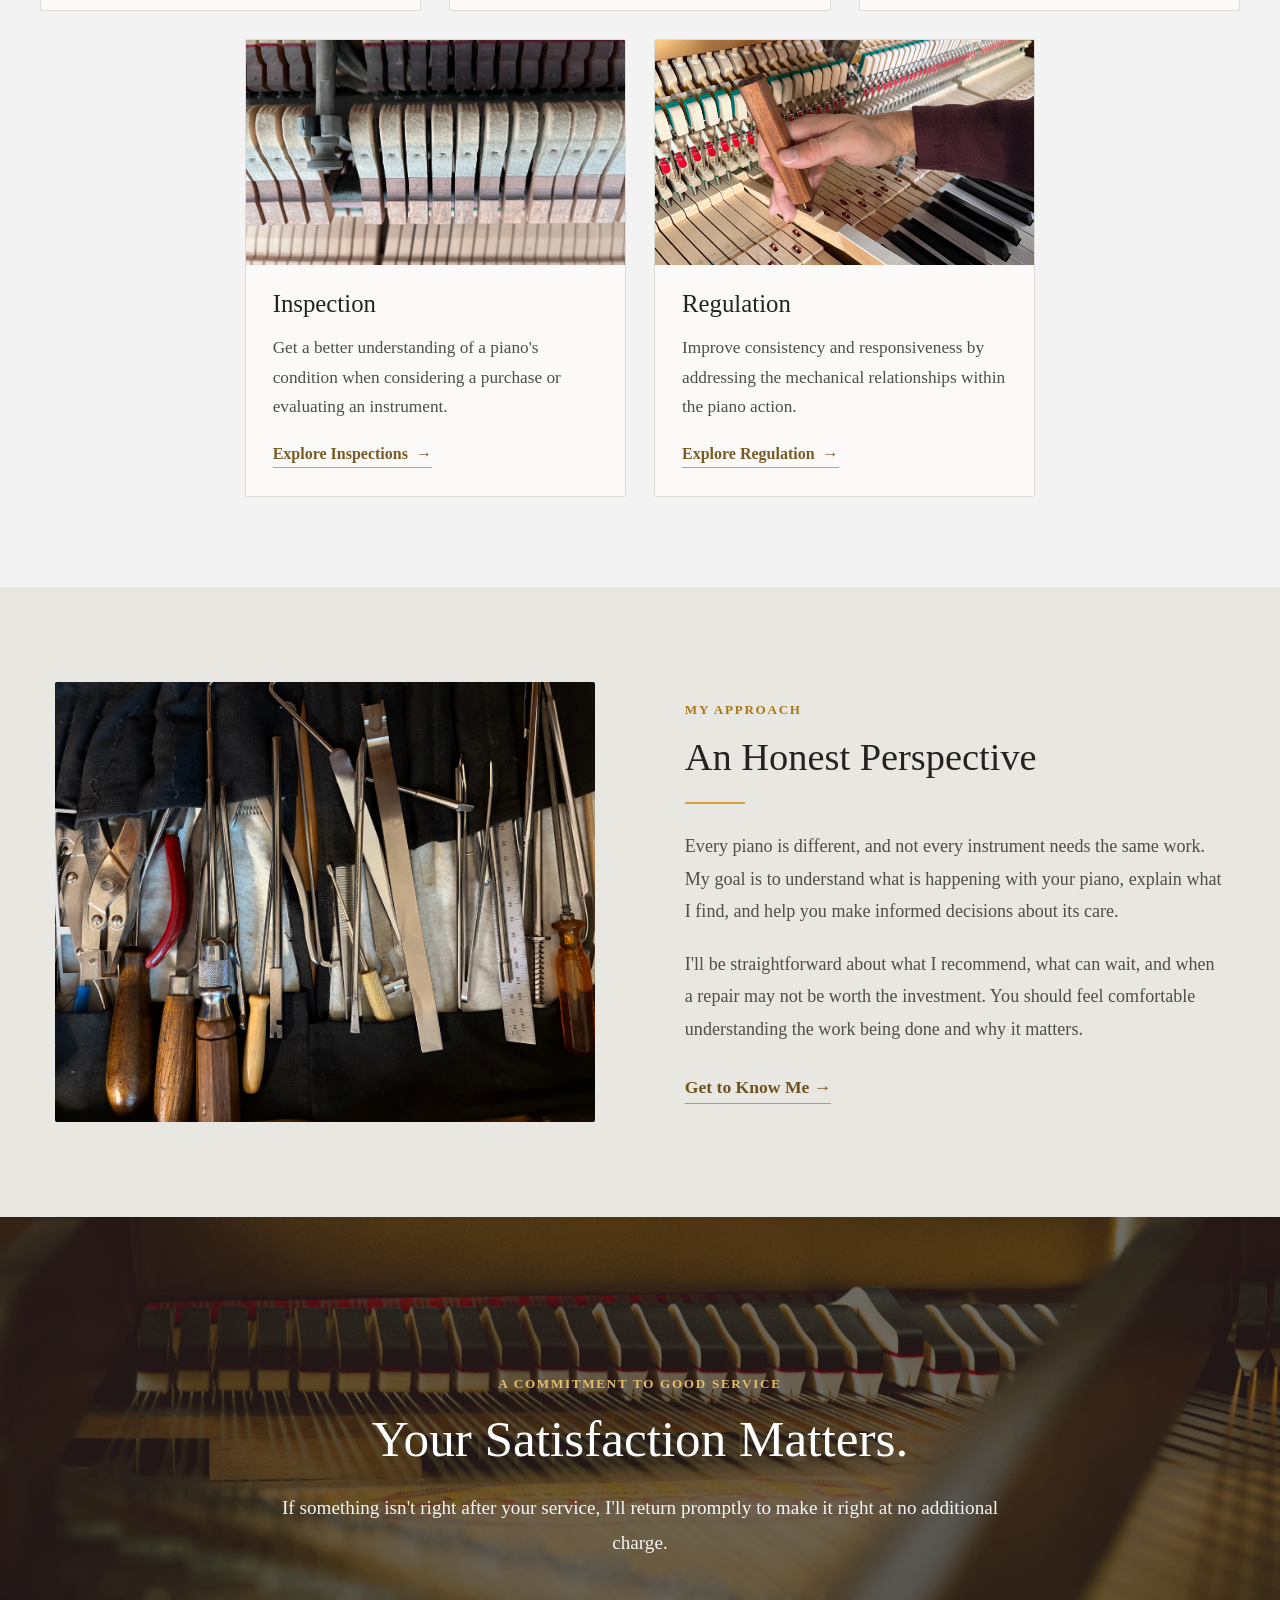
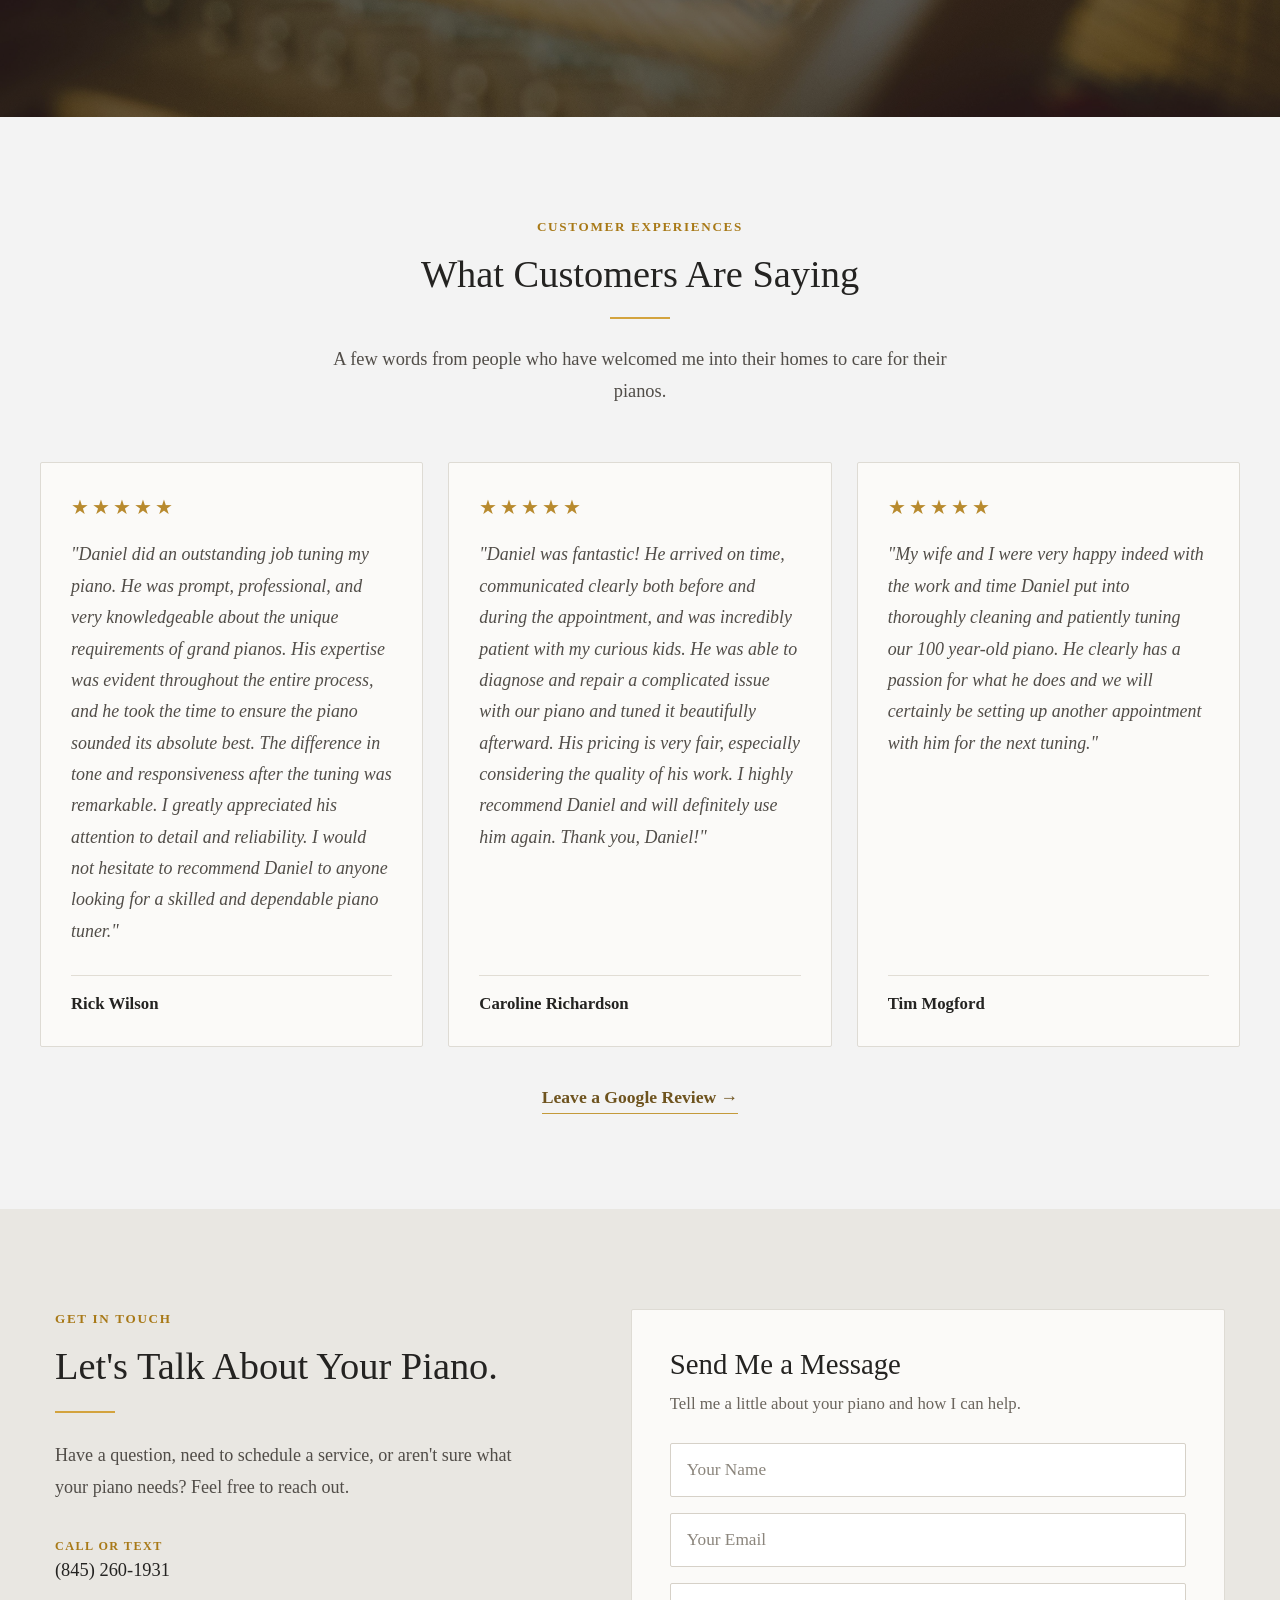
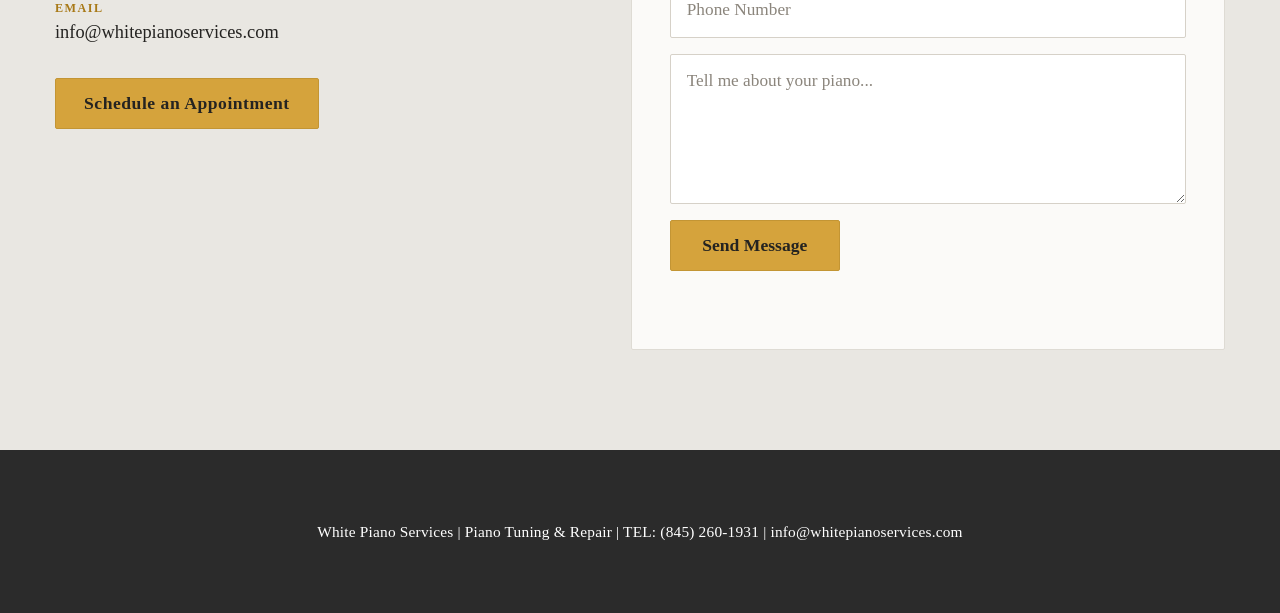
<file: home/index.html>
<!DOCTYPE html>
<html lang="en">
<head>
    <meta charset="UTF-8">
    <meta name="viewport" content="width=device-width, initial-scale=1.0">

    <title>White Piano Services | Piano Tuning & Repair in Chester County, PA</title>

    <link rel="stylesheet" href="/style2.css">
    <link rel="stylesheet" href="/home.css">

    <link rel="icon" href="/whitelofo.png">
    <link rel="icon" type="image/png" sizes="32x32" href="/whitelofo.png">
    <link rel="apple-touch-icon" href="/whitelofo.png">
</head>

<body>

    <!-- HEADER — LEFT UNCHANGED -->
    <header>
        <div class="navbar">

            <div class="nav-left">
                <a href="/home/">
                    <img src="/whitelogosvg.svg" alt="White Services Logo">
                </a>
            </div>

            <div class="nav-center">
                <a href="/home/">
                    <h1>White Piano Services</h1>
                </a>
            </div>

            <div class="nav-right">
                <nav>
                    <ul id="navbarlist">
                        <li><a href="/about/">About</a></li>
                        <li><a href="/#services">Services</a></li>
                        <li><a href="/home/#reviews">Reviews</a></li>
                        <li><a href="/contact/">Contact</a></li>
                    </ul>
                </nav>
            </div>

        </div>
    </header>


    <main>

        <!-- HERO -->
        <section class="home-hero">

            <div class="home-hero-image">
                <img src="/main1.jpeg" alt="Grand piano">
            </div>

            <div class="home-hero-overlay">
                <span class="home-eyebrow">WHITE PIANO SERVICES</span>

                <h1>Piano Tuning & Care in Chester County</h1>

                <div class="home-heading-accent"></div>

                <p>
                    Thoughtful piano care, careful workmanship, and honest
                    recommendations to help keep your instrument playing its best.
                </p>

                <div class="home-hero-buttons">
                    <a class="home-button home-button-primary"
                       href="https://calendly.com/whitepianoservices/service">
                        Schedule a Service
                    </a>

                    <a class="home-button home-button-secondary" href="/#services">
                        Explore Services
                    </a>
                </div>

                <div class="home-hero-details">
                    <div>
                        <span class="detail-label">Piano Technician</span>
                        <span class="detail-value">Daniel White</span>
                    </div>

                    <div>
                        <span class="detail-label">Service Area</span>
                        <span class="detail-value">Chester County & Surrounding Areas</span>
                    </div>

                    <div>
                        <span class="detail-label">Call or Text</span>
                        <a class="detail-value" href="tel:+18452601931">
                            (845) 260-1931
                        </a>
                    </div>
                </div>
            </div>

        </section>


        <!-- SERVICES -->
        <section class="home-services">

            <div class="home-section-heading">
                <span class="home-eyebrow">HOW I CAN HELP</span>
                <h2>Piano Services</h2>
                <div class="home-heading-accent"></div>

                <p>
                    From routine tuning to more involved adjustments and repairs,
                    each service is approached with care and attention to your piano.
                </p>
            </div>

            <div class="home-services-grid">

                <a href="/tuning/" class="home-service-card">
                    <div class="home-service-image">
                        <img src="/tuning2.jpeg" alt="Piano tuning">
                    </div>

                    <div class="home-service-content">
                        <h3>Tuning</h3>
                        <p>
                            Maintain a balanced, harmonious sound with regular
                            tuning and attention to your piano's pitch.
                        </p>
                        <span class="home-card-link">Explore Tuning <span>→</span></span>
                    </div>
                </a>


                <a href="/cleaning/" class="home-service-card">
                    <div class="home-service-image">
                        <img src="/clean.jpeg" alt="Piano cleaning">
                    </div>

                    <div class="home-service-content">
                        <h3>Cleaning</h3>
                        <p>
                            Remove accumulated dust and debris from the interior
                            of your piano and help keep its components clean.
                        </p>
                        <span class="home-card-link">Explore Cleaning <span>→</span></span>
                    </div>
                </a>


                <a href="/repair/" class="home-service-card">
                    <div class="home-service-image">
                        <img src="/repair2.jpeg" alt="Piano repair">
                    </div>

                    <div class="home-service-content">
                        <h3>Repair</h3>
                        <p>
                            Address mechanical issues, worn components, and
                            problems that affect how your piano plays.
                        </p>
                        <span class="home-card-link">Explore Repair <span>→</span></span>
                    </div>
                </a>


                <a href="/inspection/" class="home-service-card">
                    <div class="home-service-image">
                        <img src="/IMG_2886.jpeg" alt="Piano inspection">
                    </div>

                    <div class="home-service-content">
                        <h3>Inspection</h3>
                        <p>
                            Get a better understanding of a piano's condition
                            when considering a purchase or evaluating an instrument.
                        </p>
                        <span class="home-card-link">Explore Inspections <span>→</span></span>
                    </div>
                </a>


                <a href="/regulation/" class="home-service-card">
                    <div class="home-service-image">
                        <img src="/IMG_6086.jpeg" alt="Piano regulation">
                    </div>

                    <div class="home-service-content">
                        <h3>Regulation</h3>
                        <p>
                            Improve consistency and responsiveness by addressing
                            the mechanical relationships within the piano action.
                        </p>
                        <span class="home-card-link">Explore Regulation <span>→</span></span>
                    </div>
                </a>

            </div>

            

        </section>


        <!-- PERSONAL APPROACH -->
        <section class="home-approach">

            <div class="home-approach-image">
                <img src="/IMG_6248.jpeg" alt="A well-used childhood piano">
            </div>

            <div class="home-approach-content">
                <span class="home-eyebrow">MY APPROACH</span>

                <h2>An Honest Perspective</h2>

                <div class="home-heading-accent"></div>

                <p>
                    Every piano is different, and not every instrument needs
                    the same work. My goal is to understand what is happening
                    with your piano, explain what I find, and help you make
                    informed decisions about its care.
                </p>

                <p>
                    I'll be straightforward about what I recommend, what can
                    wait, and when a repair may not be worth the investment.
                    You should feel comfortable understanding the work being
                    done and why it matters.
                </p>

                <a href="/about/" class="home-text-link">
                    Get to Know Me →
                </a>
            </div>

        </section>


        <!-- GUARANTEE / IMAGE BANNER -->
        <section class="home-guarantee">

            <div class="home-guarantee-overlay"></div>

            <div class="home-guarantee-content">
                <span class="home-eyebrow">A COMMITMENT TO GOOD SERVICE</span>

                <h2>Your Satisfaction Matters.</h2>

                <p>
                    If something isn't right after your service, I'll return
                    promptly to make it right at no additional charge.
                </p>
            </div>

        </section>


        <!-- GOOGLE REVIEWS -->
        <section class="home-reviews" id="reviews">

            <div class="home-section-heading">
                <span class="home-eyebrow">CUSTOMER EXPERIENCES</span>
                <h2>What Customers Are Saying</h2>
                <div class="home-heading-accent"></div>

                <p>
                    A few words from people who have welcomed me into their
                    homes to care for their pianos.
                </p>
            </div>

            <!--
                SAMPLE CONTENT ONLY:
                Replace these placeholder names and reviews with genuine
                customer reviews before publishing this section.
            -->

            <div class="home-reviews-grid">

                <article class="home-review-card">
                    <div class="home-review-stars" aria-label="5 out of 5 stars">
                        ★★★★★
                    </div>

                    <p class="home-review-text">
                        "Daniel did an outstanding job tuning my piano. He was prompt, professional, and very knowledgeable about the unique requirements of grand pianos. His expertise was evident throughout the entire process, and he took the time to ensure the piano sounded its absolute best. The difference in tone and responsiveness after the tuning was remarkable. I greatly appreciated his attention to detail and reliability. I would not hesitate to recommend Daniel to anyone looking for a skilled and dependable piano tuner."
                    </p>

                    <div class="home-review-author">
                        <span class="review-author-name">Rick Wilson</span>
                        
                    </div>
                </article>


                <article class="home-review-card">
                    <div class="home-review-stars" aria-label="5 out of 5 stars">
                        ★★★★★
                    </div>

                    <p class="home-review-text">
                        "Daniel was fantastic! He arrived on time, communicated clearly both before and during the appointment, and was incredibly patient with my curious kids.

He was able to diagnose and repair a complicated issue with our piano and tuned it beautifully afterward. His pricing is very fair, especially considering the quality of his work. I highly recommend Daniel and will definitely use him again. Thank you, Daniel!"
                    </p>

                    <div class="home-review-author">
                        <span class="review-author-name">Caroline Richardson</span>
                    </div>
                </article>


                <article class="home-review-card">
                    <div class="home-review-stars" aria-label="5 out of 5 stars">
                        ★★★★★
                    </div>

                    <p class="home-review-text">
                        "My wife and I were very happy indeed with the work and time Daniel put into thoroughly cleaning and patiently tuning our 100 year-old piano. He clearly has a passion for what he does and we will certainly be setting up another appointment with him for the next tuning."
                    </p>

                    <div class="home-review-author">
                        <span class="review-author-name">Tim Mogford</span>
                    </div>
                </article>

            </div>

            <div class="home-reviews-footer">
                <a href="https://g.page/r/CZyfTSpCSzsxEBM/review"
                   target="_blank"
                   rel="noopener noreferrer"
                   class="home-text-link">
                    Leave a Google Review →
                </a>
            </div>

        </section>


        <!-- CONTACT / SCHEDULING -->
        <section class="home-contact">

            <div class="home-contact-intro">
                <span class="home-eyebrow">GET IN TOUCH</span>

                <h2>Let's Talk About Your Piano.</h2>

                <div class="home-heading-accent"></div>

                <p>
                    Have a question, need to schedule a service, or aren't
                    sure what your piano needs? Feel free to reach out.
                </p>

                <div class="home-contact-methods">

                    <div class="home-contact-method">
                        <span class="detail-label">Call or Text</span>
                        <a href="tel:+18452601931">(845) 260-1931</a>
                    </div>

                    <div class="home-contact-method">
                        <span class="detail-label">Email</span>
                        <a href="mailto:info@whitepianoservices.com">
                            info@whitepianoservices.com
                        </a>
                    </div>

                </div>

                <a href="https://calendly.com/whitepianoservices/service"
                   class="home-button home-button-primary">
                    Schedule an Appointment
                </a>
            </div>


            <div class="home-contact-form">

                <h3>Send Me a Message</h3>

                <p class="home-form-intro">
                    Tell me a little about your piano and how I can help.
                </p>

                <form id="contact-form"
                      action="https://formspree.io/f/mnjwvvle"
                      method="POST">

                    <input type="text"
                           name="name"
                           placeholder="Your Name"
                           required>

                    <input type="email"
                           name="email"
                           placeholder="Your Email"
                           required>

                    <input type="tel"
                           name="phone"
                           placeholder="Phone Number">

                    <textarea name="message"
                              placeholder="Tell me about your piano..."
                              rows="5"
                              required></textarea>

                    <button type="submit">Send Message</button>

                </form>

                <p id="form-status" role="status" aria-live="polite"></p>

            </div>

        </section>

    </main>


    <!-- FOOTER — LEFT UNCHANGED -->
    <footer>
        <p>White Piano Services | Piano Tuning & Repair | TEL: <a href="tel:+18452601931">(845) 260-1931</a> | <a href="mailto:whitepianoservices@gmail.com">info@whitepianoservices.com
                    </a></p>
    </footer>


    <!-- CONTACT FORM SUBMISSION -->
    <script>
    document.addEventListener("DOMContentLoaded", () => {

        const form = document.getElementById("contact-form");
        const status = document.getElementById("form-status");

        if (!form || !status) return;

        form.addEventListener("submit", async (e) => {
            e.preventDefault();

            const data = new FormData(form);

            try {
                const response = await fetch(form.action, {
                    method: "POST",
                    body: data,
                    headers: {
                        "Accept": "application/json"
                    }
                });

                if (response.ok) {
                    status.textContent =
                        "Thank you! Your message has been sent successfully.";
                    status.className = "form-success";
                    form.reset();
                } else {
                    status.textContent =
                        "Something went wrong. Please try again.";
                    status.className = "form-error";
                }

            } catch (error) {
                status.textContent =
                    "Network error. Please try again.";
                status.className = "form-error";
            }
        });

    });
    </script>

</body>
</html>
</file>
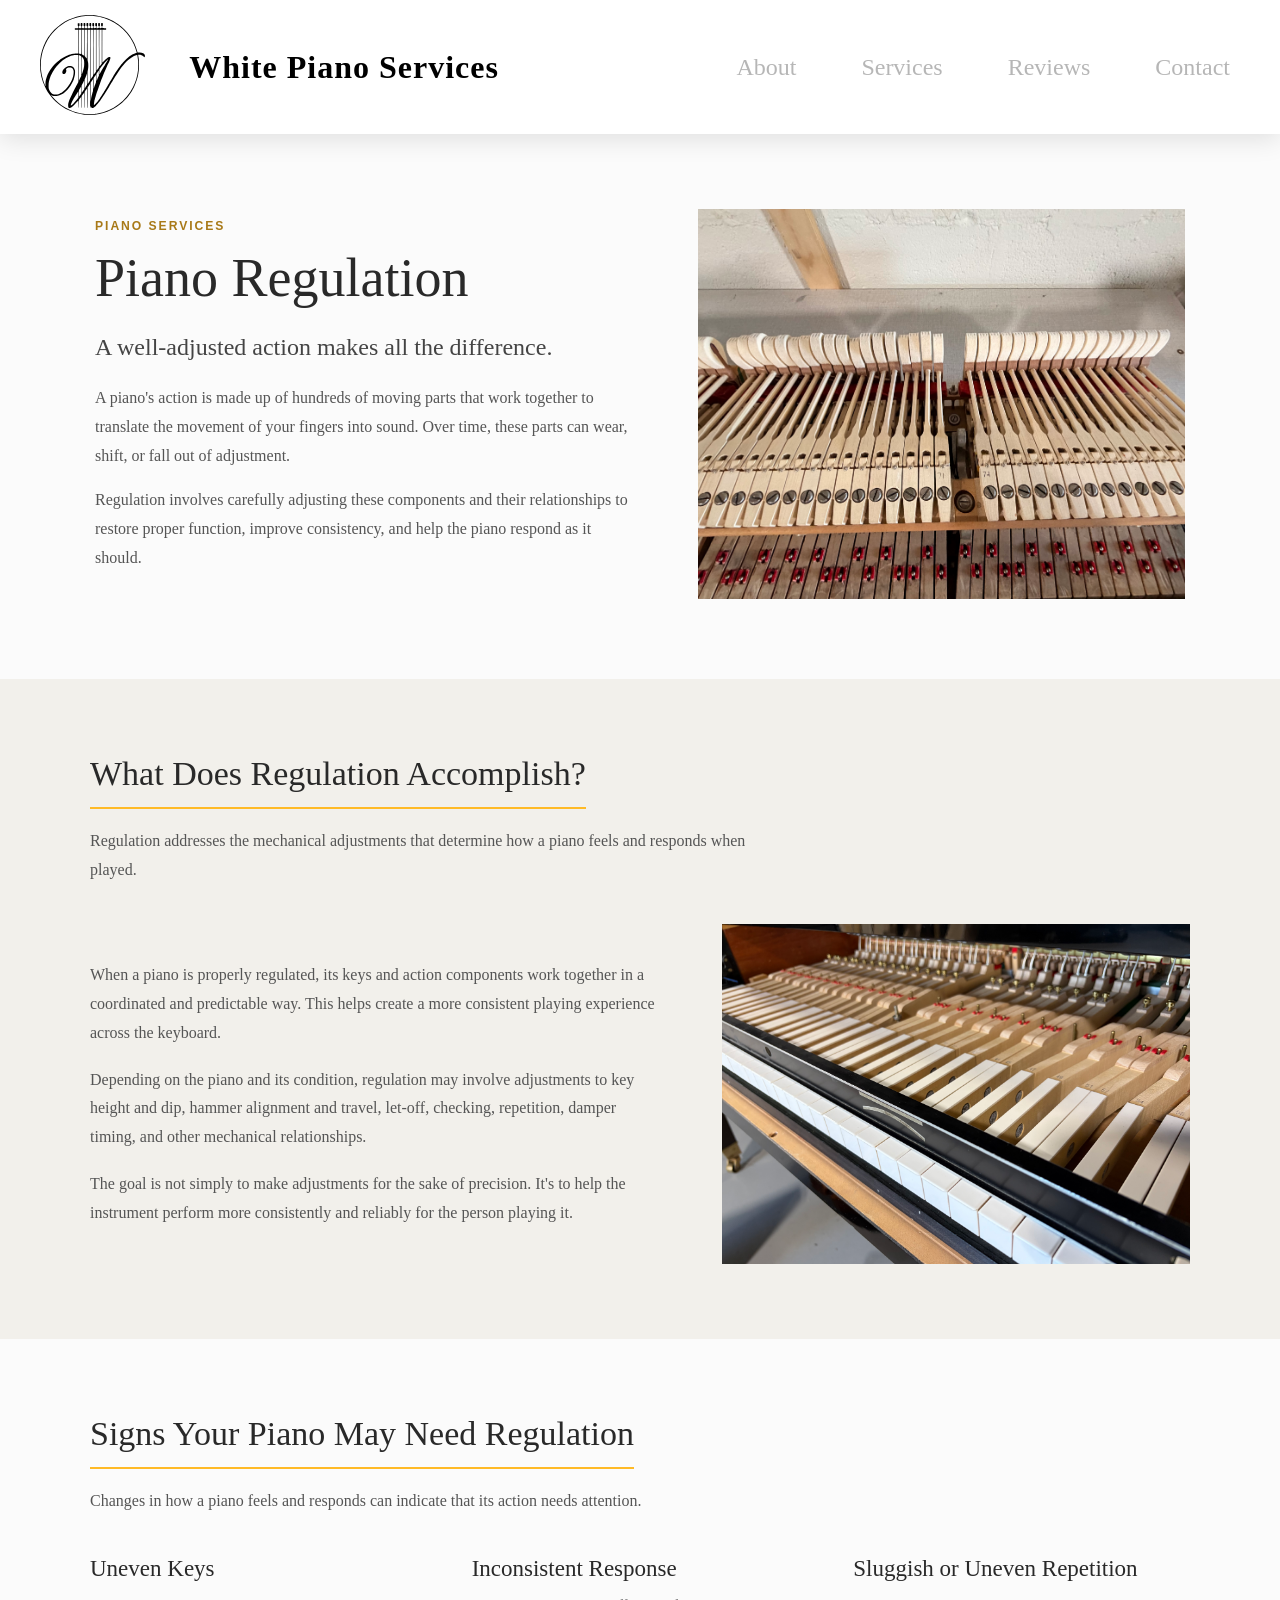
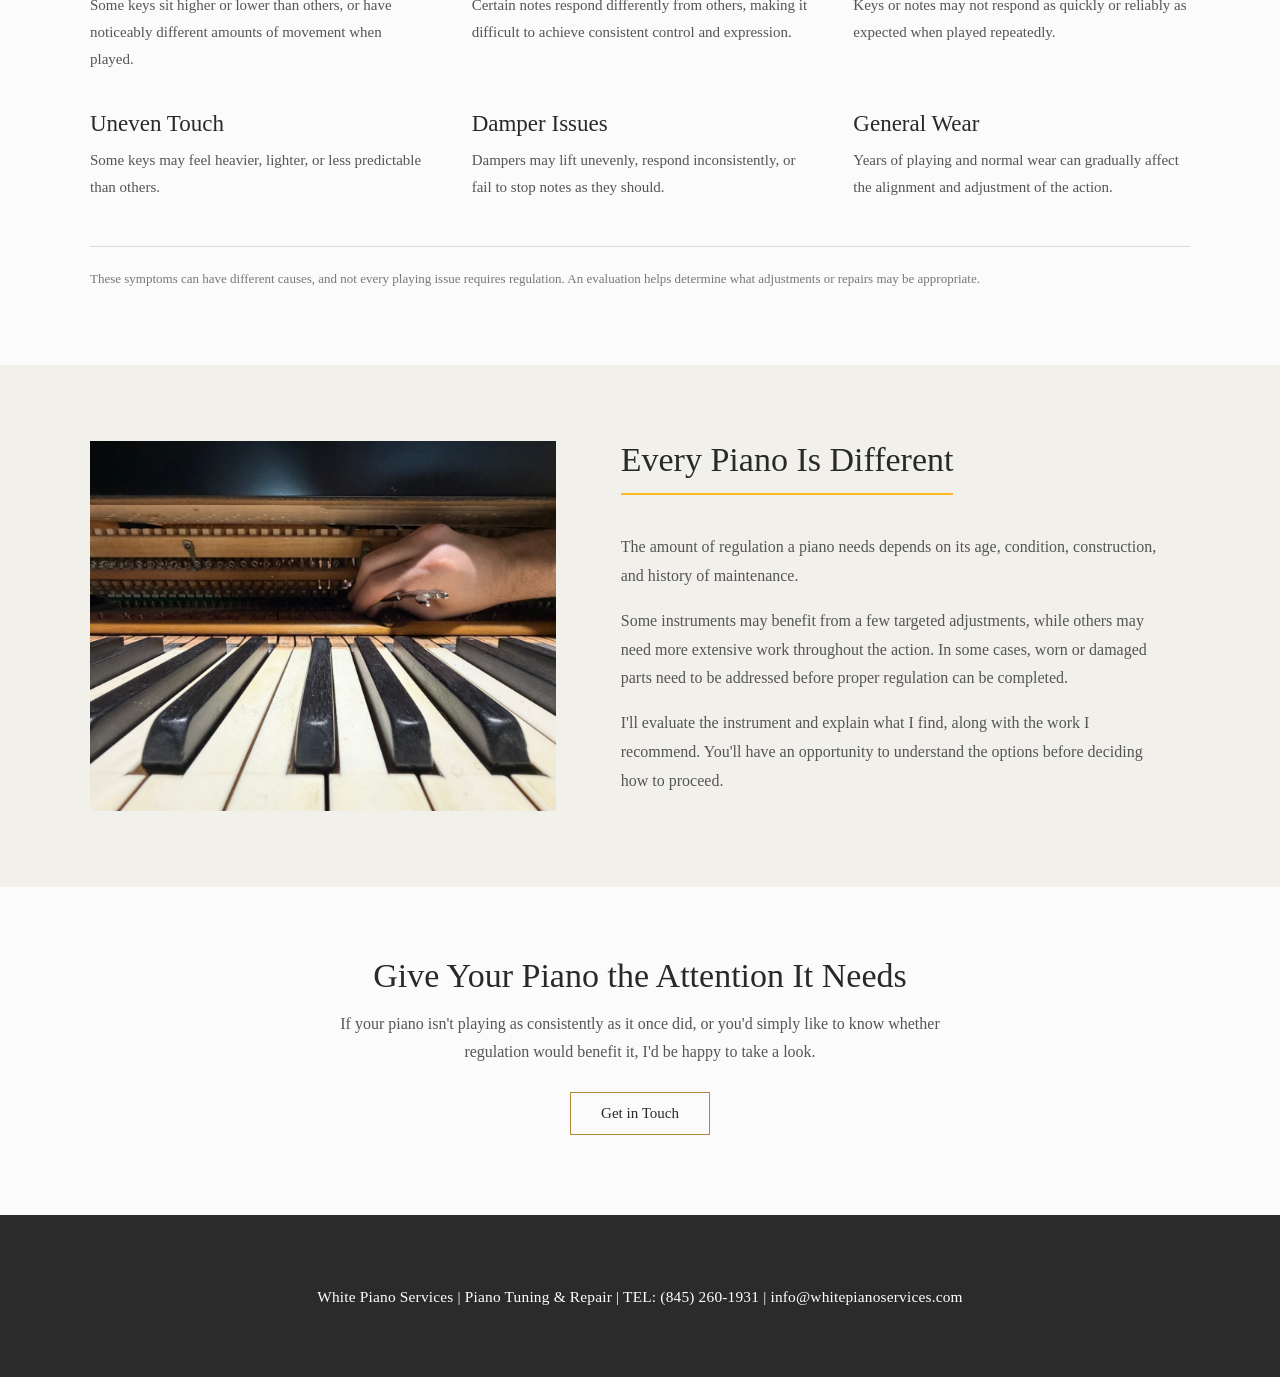
<file: regulation/index.html>
<!DOCTYPE html>
<html lang="en">
<head>
    <meta charset="UTF-8">
    <meta name="viewport" content="width=device-width, initial-scale=1.0">

    <title>Piano Regulation | White Piano Services</title>
    <meta name="description" content="Piano regulation improves the consistency, responsiveness, and feel of your piano. Learn about piano regulation and how it can improve your instrument.">

    <link rel="stylesheet" href="/style2.css">
    <link rel="stylesheet" href="/regulation.css">
    <link rel="icon" href="/whitelofo.png">
</head>

<body>

    <!-- KEEP YOUR EXISTING SITE HEADER HERE -->
  <!-- HEADER — LEFT UNCHANGED -->
    <header>
        <div class="navbar">

            <div class="nav-left">
                <a href="/home/">
                    <img src="/whitelogosvg.svg" alt="White Services Logo">
                </a>
            </div>

            <div class="nav-center">
                <a href="/home/">
                    <h1>White Piano Services</h1>
                </a>
            </div>

            <div class="nav-right">
                <nav>
                    <ul id="navbarlist">
                        <li><a href="/about/">About</a></li>
                        <li><a href="/#services">Services</a></li>
                        <li><a href="/home/#reviews">Reviews</a></li>
                        <li><a href="/contact/">Contact</a></li>
                    </ul>
                </nav>
            </div>

        </div>
    </header>


    <main class="regulation-page">

        <!-- INTRODUCTION -->
        <section class="regulation-hero">

            <div class="regulation-hero-content">

                <span class="regulation-eyebrow">PIANO SERVICES</span>

                <h1>Piano Regulation</h1>

                <p class="regulation-lead">
                    A well-adjusted action makes all the difference.
                </p>

                <p>
                    A piano's action is made up of hundreds of moving
                    parts that work together to translate the movement
                    of your fingers into sound. Over time, these parts
                    can wear, shift, or fall out of adjustment.
                </p>

                <p>
                    Regulation involves carefully adjusting these
                    components and their relationships to restore
                    proper function, improve consistency, and help
                    the piano respond as it should.
                </p>

            </div>

            <div class="regulation-hero-image">
                <img
                    src="/IMG_6231.jpeg"
                    alt="Piano action showing the many mechanical components that work together">
            </div>

        </section>


        <!-- WHAT REGULATION DOES -->
        <section class="regulation-section regulation-explanation">

            <div class="regulation-section-heading">

                <h2>What Does Regulation Accomplish?</h2>

                <p>
                    Regulation addresses the mechanical adjustments
                    that determine how a piano feels and responds
                    when played.
                </p>

            </div>

            <div class="regulation-explanation-grid">

                <div class="regulation-explanation-text">

                    <p>
                        When a piano is properly regulated, its keys
                        and action components work together in a
                        coordinated and predictable way. This helps
                        create a more consistent playing experience
                        across the keyboard.
                    </p>

                    <p>
                        Depending on the piano and its condition,
                        regulation may involve adjustments to key
                        height and dip, hammer alignment and travel,
                        let-off, checking, repetition, damper timing,
                        and other mechanical relationships.
                    </p>

                    <p>
                        The goal is not simply to make adjustments
                        for the sake of precision. It's to help the
                        instrument perform more consistently and
                        reliably for the person playing it.
                    </p>

                </div>

                <div class="regulation-explanation-image">
                    <img
                        src="/keylevel.jpeg"
                        alt="Close-up of piano action components">
                </div>

            </div>

        </section>


        <!-- SIGNS YOUR PIANO MAY NEED REGULATION -->
        <section class="regulation-section regulation-signs">

            <div class="regulation-section-heading">

                <h2>Signs Your Piano May Need Regulation</h2>

                <p>
                    Changes in how a piano feels and responds can
                    indicate that its action needs attention.
                </p>

            </div>

            <div class="regulation-signs-grid">

                <div class="regulation-sign">
                    <h3>Uneven Keys</h3>
                    <p>
                        Some keys sit higher or lower than others,
                        or have noticeably different amounts of
                        movement when played.
                    </p>
                </div>

                <div class="regulation-sign">
                    <h3>Inconsistent Response</h3>
                    <p>
                        Certain notes respond differently from
                        others, making it difficult to achieve
                        consistent control and expression.
                    </p>
                </div>

                <div class="regulation-sign">
                    <h3>Sluggish or Uneven Repetition</h3>
                    <p>
                        Keys or notes may not respond as quickly
                        or reliably as expected when played
                        repeatedly.
                    </p>
                </div>

                <div class="regulation-sign">
                    <h3>Uneven Touch</h3>
                    <p>
                        Some keys may feel heavier, lighter,
                        or less predictable than others.
                    </p>
                </div>

                <div class="regulation-sign">
                    <h3>Damper Issues</h3>
                    <p>
                        Dampers may lift unevenly, respond
                        inconsistently, or fail to stop notes
                        as they should.
                    </p>
                </div>

                <div class="regulation-sign">
                    <h3>General Wear</h3>
                    <p>
                        Years of playing and normal wear can
                        gradually affect the alignment and
                        adjustment of the action.
                    </p>
                </div>

            </div>

            <p class="regulation-note">
                These symptoms can have different causes, and not
                every playing issue requires regulation. An
                evaluation helps determine what adjustments
                or repairs may be appropriate.
            </p>

        </section>


        <!-- REGULATION PROCESS -->
        <section class="regulation-section regulation-process">

            <div class="regulation-process-image">
                <img
                    src="/IMG_6218.jpeg"
                    alt="Piano technician making adjustments to a piano action">
            </div>

            <div class="regulation-process-content">

                <div class="regulation-section-heading">

                    <h2>Every Piano Is Different</h2>

                </div>

                <p>
                    The amount of regulation a piano needs depends
                    on its age, condition, construction, and history
                    of maintenance.
                </p>

                <p>
                    Some instruments may benefit from a few
                    targeted adjustments, while others may need
                    more extensive work throughout the action.
                    In some cases, worn or damaged parts need
                    to be addressed before proper regulation
                    can be completed.
                </p>

                <p>
                    I'll evaluate the instrument and explain
                    what I find, along with the work I recommend.
                    You'll have an opportunity to understand
                    the options before deciding how to proceed.
                </p>

            </div>

        </section>


        <!-- FINAL CTA -->
        <section class="regulation-contact">

            <h2>Give Your Piano the Attention It Needs</h2>

            <p>
                If your piano isn't playing as consistently
                as it once did, or you'd simply like to know
                whether regulation would benefit it, I'd be
                happy to take a look.
            </p>

            <a href="/contact.html" class="regulation-contact-link">
                Get in Touch
            </a>

        </section>

    </main>


    <!-- KEEP YOUR EXISTING SITE FOOTER HERE -->

   <!-- FOOTER — LEFT UNCHANGED -->
    <footer>
        <p>White Piano Services | Piano Tuning & Repair | TEL: <a href="tel:+18452601931">(845) 260-1931</a> | <a href="mailto:whitepianoservices@gmail.com">info@whitepianoservices.com
                    </a></p>
    </footer>

</body>
</html>
</file>
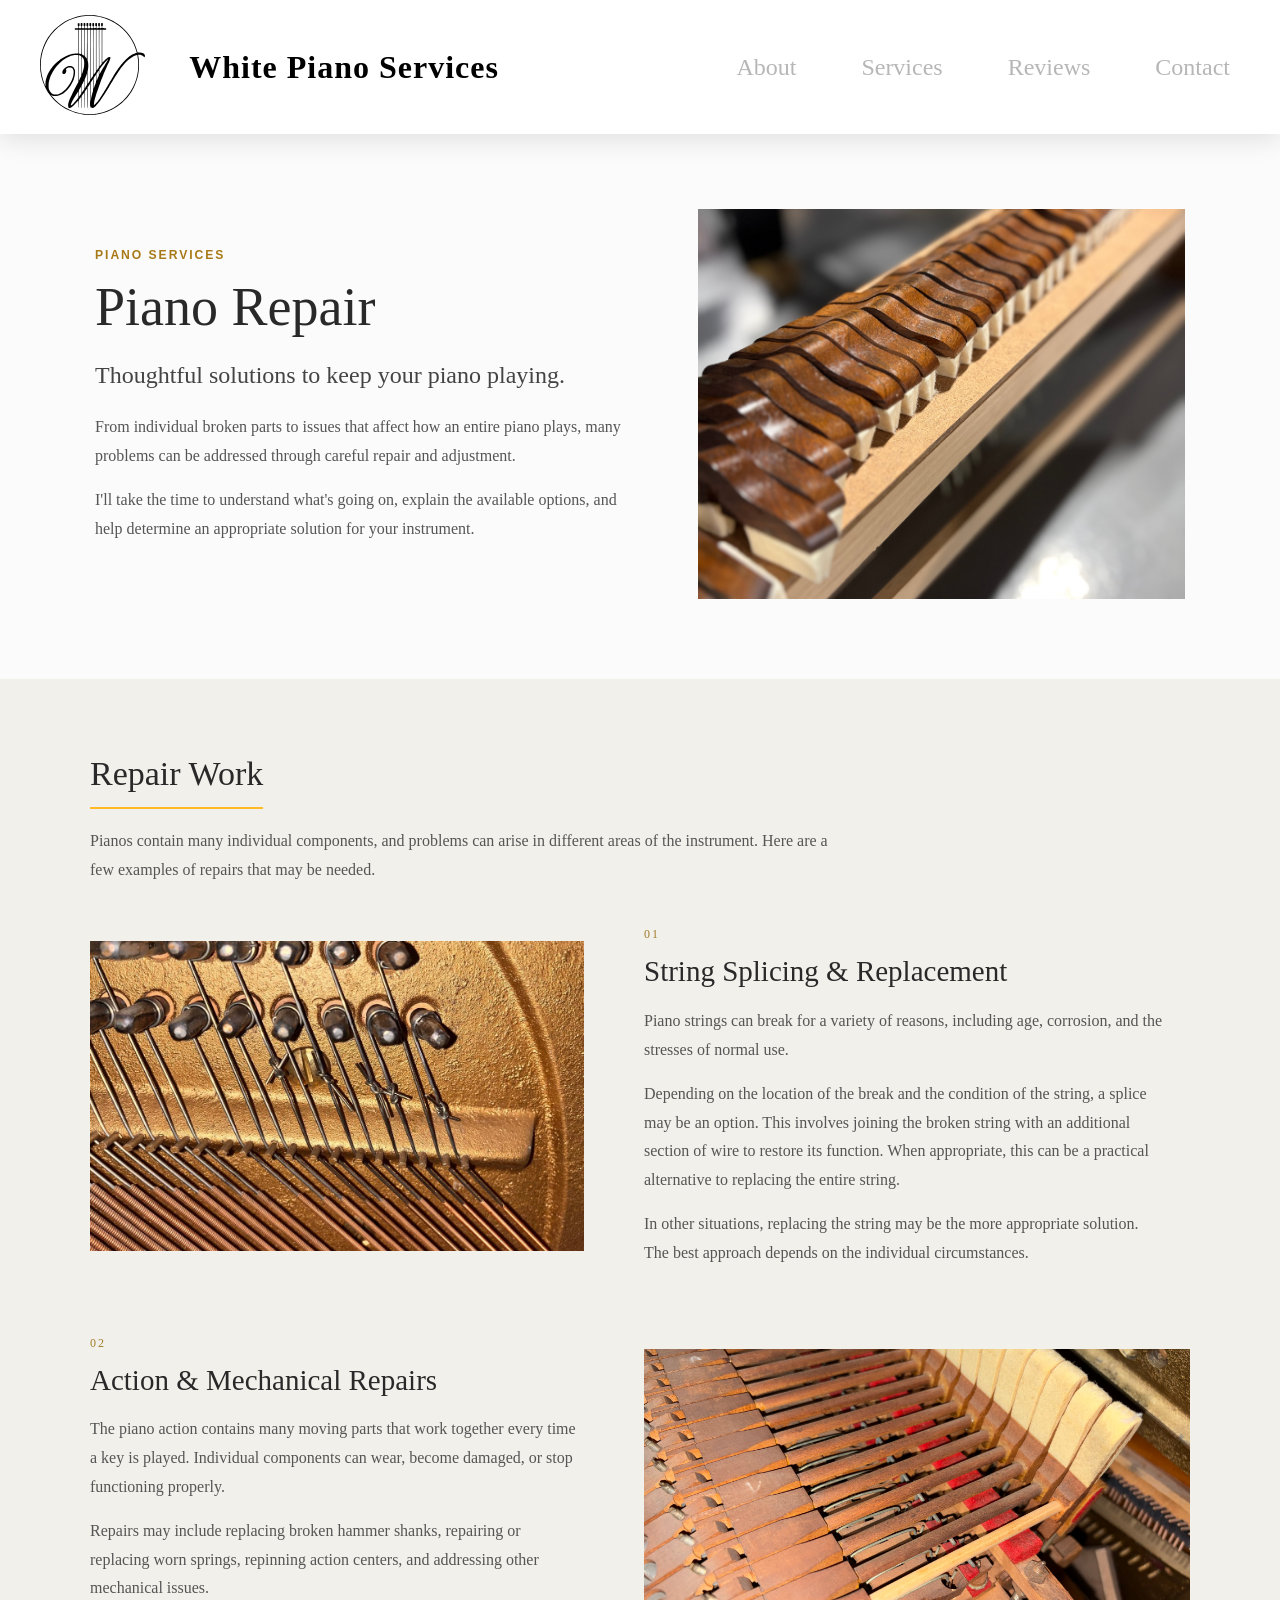
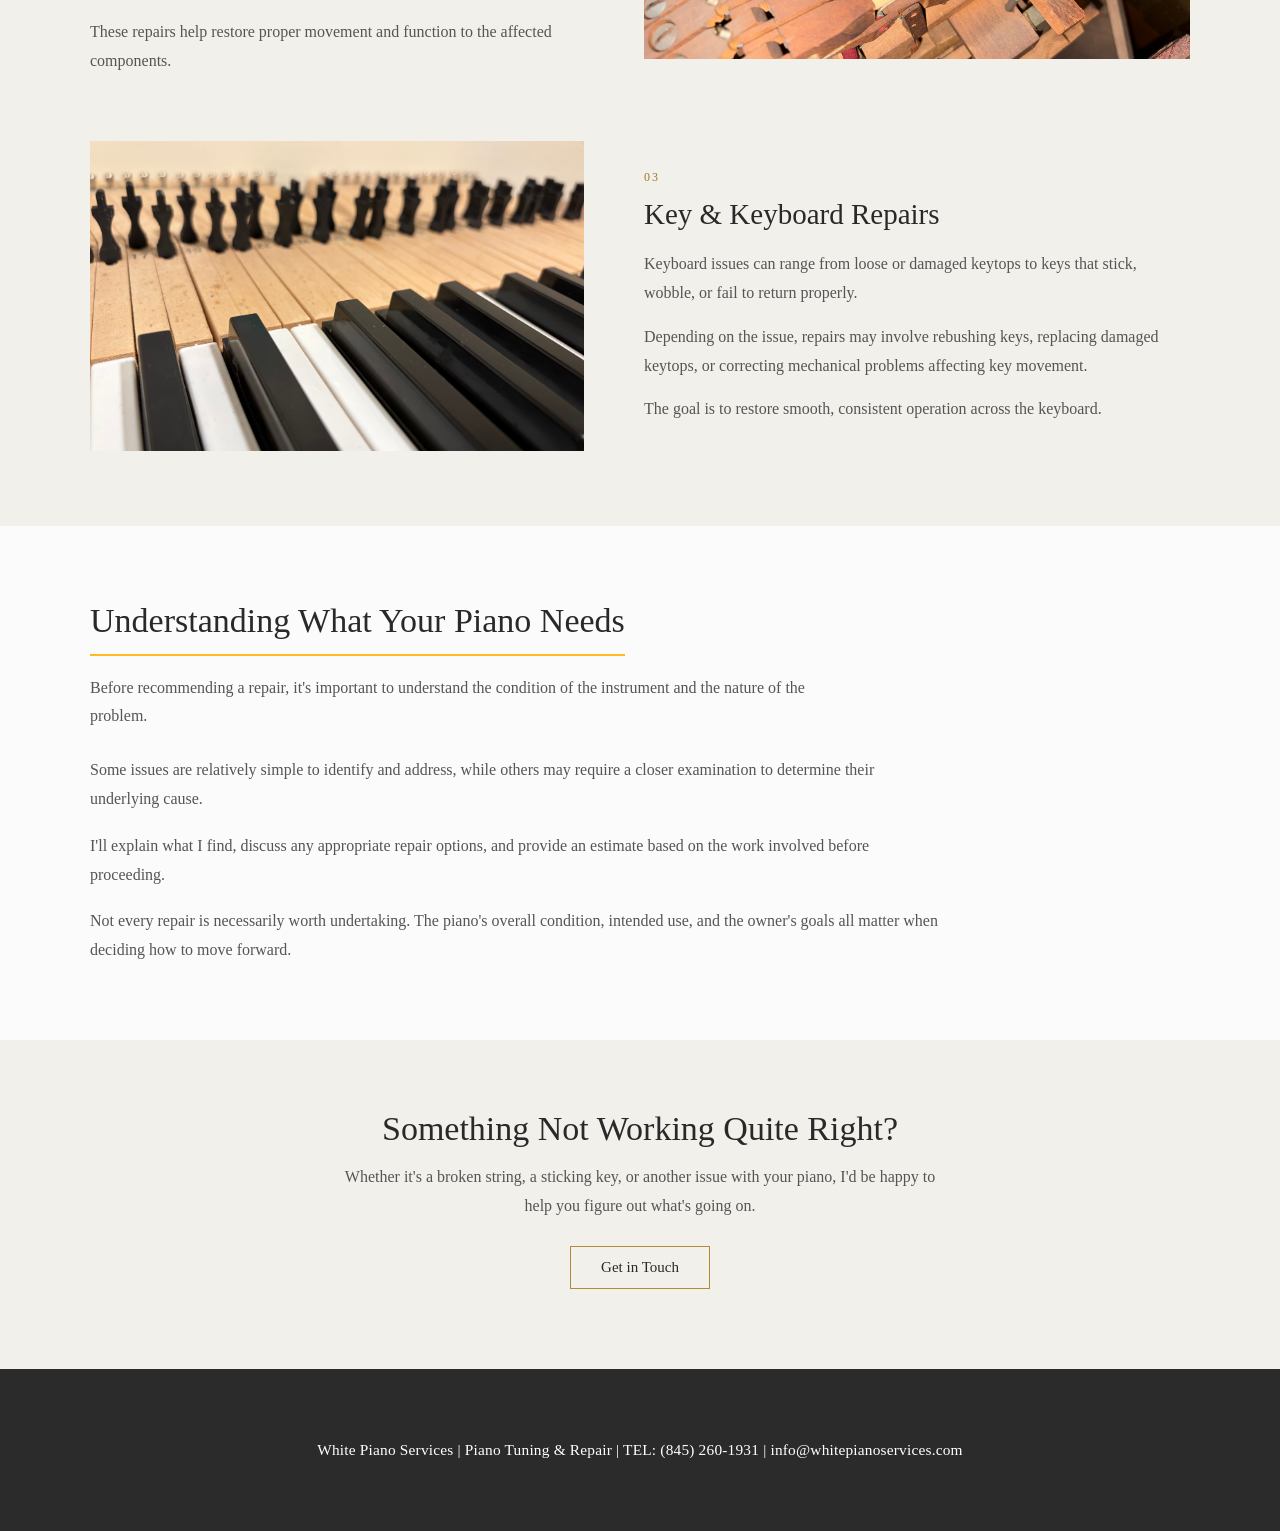
<file: repair/index.html>
<!DOCTYPE html>
<html lang="en">
<head>
    <meta charset="UTF-8">
    <meta name="viewport" content="width=device-width, initial-scale=1.0">

    <title>Piano Repair | White Piano Services</title>
    <meta name="description" content="Piano repair and maintenance for strings, action components, keys, and other mechanical issues. Explore repair options with White Piano Services.">

    <link rel="stylesheet" href="/style2.css">
    <link rel="stylesheet" href="/repair.css">
    <link rel="icon" href="/whitelofo.png">
</head>

<body>

    <!-- KEEP YOUR EXISTING SITE HEADER HERE -->
<!-- HEADER — LEFT UNCHANGED -->
    <header>
        <div class="navbar">

            <div class="nav-left">
                <a href="/home/">
                    <img src="/whitelogosvg.svg" alt="White Services Logo">
                </a>
            </div>

            <div class="nav-center">
                <a href="/home/">
                    <h1>White Piano Services</h1>
                </a>
            </div>

            <div class="nav-right">
                <nav>
                    <ul id="navbarlist">
                        <li><a href="/about/">About</a></li>
                        <li><a href="/#services">Services</a></li>
                        <li><a href="/home/#reviews">Reviews</a></li>
                        <li><a href="/contact/">Contact</a></li>
                    </ul>
                </nav>
            </div>

        </div>
    </header>

    <main class="repair-page">

        <!-- INTRODUCTION -->
        <section class="repair-hero">

            <div class="repair-hero-content">

                <span class="repair-eyebrow">PIANO SERVICES</span>

                <h1>Piano Repair</h1>

                <p class="repair-lead">
                    Thoughtful solutions to keep your piano playing.
                </p>

                <p>
                    From individual broken parts to issues that
                    affect how an entire piano plays, many problems
                    can be addressed through careful repair and
                    adjustment.
                </p>

                <p>
                    I'll take the time to understand what's going
                    on, explain the available options, and help
                    determine an appropriate solution for your
                    instrument.
                </p>

            </div>

            <div class="repair-hero-image">
                <img
                    src="/IMG_5716.jpeg"
                    alt="Piano action and internal components during repair">
            </div>

        </section>


        <!-- REPAIR EXAMPLES -->
        <section class="repair-section repair-examples">

            <div class="repair-section-heading">

                <h2>Repair Work</h2>

                <p>
                    Pianos contain many individual components,
                    and problems can arise in different areas
                    of the instrument. Here are a few examples
                    of repairs that may be needed.
                </p>

            </div>


            <!-- STRING SPLICING -->
            <div class="repair-example">

                <div class="repair-example-image">
                    <img
                        src="/IMG_6190.jpeg"
                        alt="Piano string splice repair">
                </div>

                <div class="repair-example-content">

                    <span class="repair-example-number">01</span>

                    <h3>String Splicing & Replacement</h3>

                    <p>
                        Piano strings can break for a variety
                        of reasons, including age, corrosion,
                        and the stresses of normal use.
                    </p>

                    <p>
    Depending on the location of the break and the condition
    of the string, a splice may be an option. This involves
    joining the broken string with an additional section of
    wire to restore its function. When appropriate, this can
    be a practical alternative to replacing the entire string.
</p>

                    <p>
                        In other situations, replacing the
                        string may be the more appropriate
                        solution. The best approach depends
                        on the individual circumstances.
                    </p>

                </div>

            </div>


            <!-- ACTION REPAIRS -->
            <div class="repair-example repair-example-reverse">

                <div class="repair-example-image">
                    <img
                        src="/IMG_6193.jpeg"
                        alt="Piano action components undergoing repair">
                </div>

                <div class="repair-example-content">

                    <span class="repair-example-number">02</span>

                    <h3>Action & Mechanical Repairs</h3>

                    <p>
                        The piano action contains many moving
                        parts that work together every time
                        a key is played. Individual components
                        can wear, become damaged, or stop
                        functioning properly.
                    </p>

                    <p>
                        Repairs may include replacing broken
                        hammer shanks, repairing or replacing
                        worn springs, repinning action centers,
                        and addressing other mechanical issues.
                    </p>

                    <p>
                        These repairs help restore proper
                        movement and function to the affected
                        components.
                    </p>

                </div>

            </div>


            <!-- KEY REPAIRS -->
            <div class="repair-example">

                <div class="repair-example-image">
                    <img
                        src="/IMG_3959.jpeg"
                        alt="Piano keys being repaired">
                </div>

                <div class="repair-example-content">

                    <span class="repair-example-number">03</span>

                    <h3>Key & Keyboard Repairs</h3>

                    <p>
                        Keyboard issues can range from loose
                        or damaged keytops to keys that stick,
                        wobble, or fail to return properly.
                    </p>

                    <p>
                        Depending on the issue, repairs may
                        involve rebushing keys, replacing
                        damaged keytops, or correcting
                        mechanical problems affecting
                        key movement.
                    </p>

                    <p>
                        The goal is to restore smooth,
                        consistent operation across
                        the keyboard.
                    </p>

                </div>

            </div>


            

        </section>


       


        <!-- EVALUATION -->
        <section class="repair-section repair-evaluation">

            <div class="repair-section-heading">

                <h2>Understanding What Your Piano Needs</h2>

                <p>
                    Before recommending a repair, it's
                    important to understand the condition
                    of the instrument and the nature
                    of the problem.
                </p>

            </div>

            <div class="repair-evaluation-content">

                <p>
                    Some issues are relatively simple
                    to identify and address, while
                    others may require a closer
                    examination to determine their
                    underlying cause.
                </p>

                <p>
                    I'll explain what I find, discuss
                    any appropriate repair options,
                    and provide an estimate based
                    on the work involved before
                    proceeding.
                </p>

                <p>
                    Not every repair is necessarily
                    worth undertaking. The piano's
                    overall condition, intended use,
                    and the owner's goals all matter
                    when deciding how to move forward.
                </p>

            </div>

        </section>


        <!-- CONTACT -->
        <section class="repair-contact">

            <h2>Something Not Working Quite Right?</h2>

            <p>
                Whether it's a broken string, a sticking
                key, or another issue with your piano,
                I'd be happy to help you figure out
                what's going on.
            </p>

            <a href="/contact.html" class="repair-contact-link">
                Get in Touch
            </a>

        </section>

    </main>


    <!-- KEEP YOUR EXISTING SITE FOOTER HERE -->
  <footer>
        <p>White Piano Services | Piano Tuning & Repair | TEL: <a href="tel:+18452601931">(845) 260-1931</a> | <a href="mailto:whitepianoservices@gmail.com">info@whitepianoservices.com
                    </a></p>
    </footer>

</body>
</html>
</file>
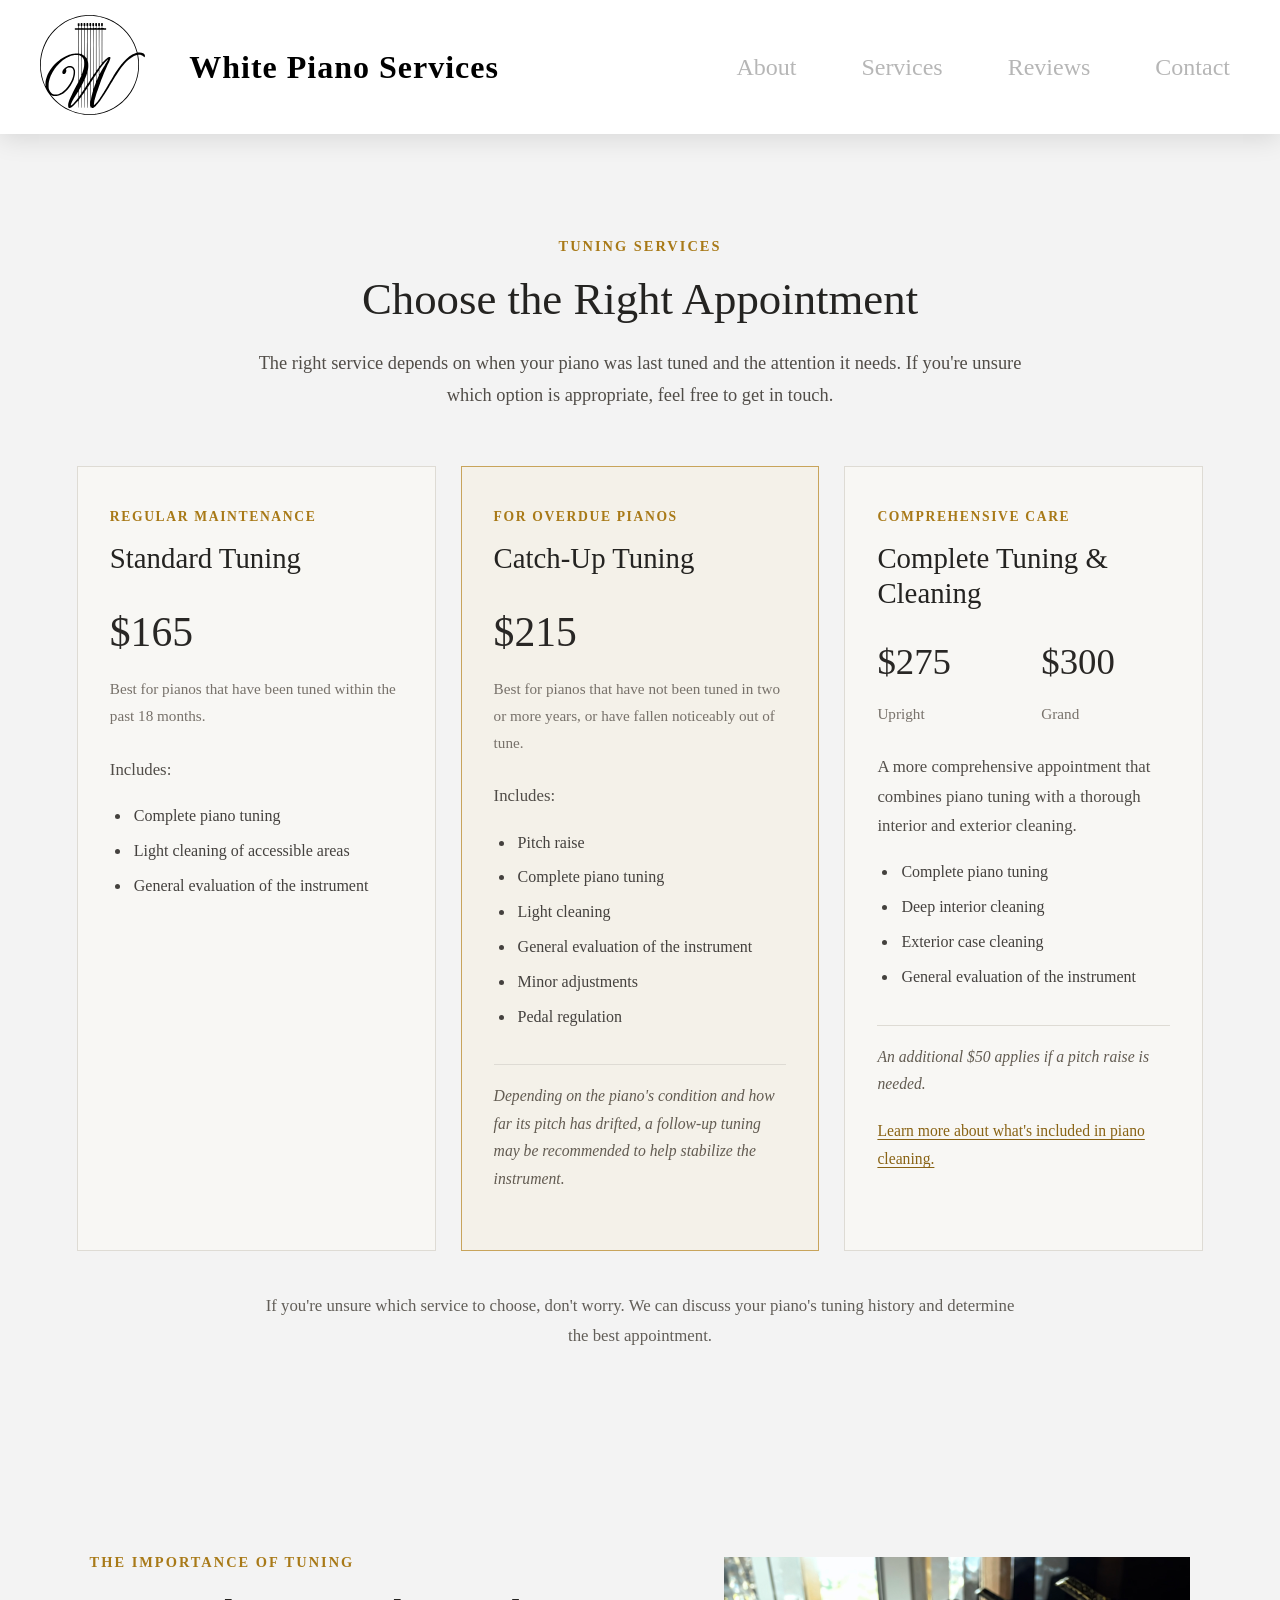
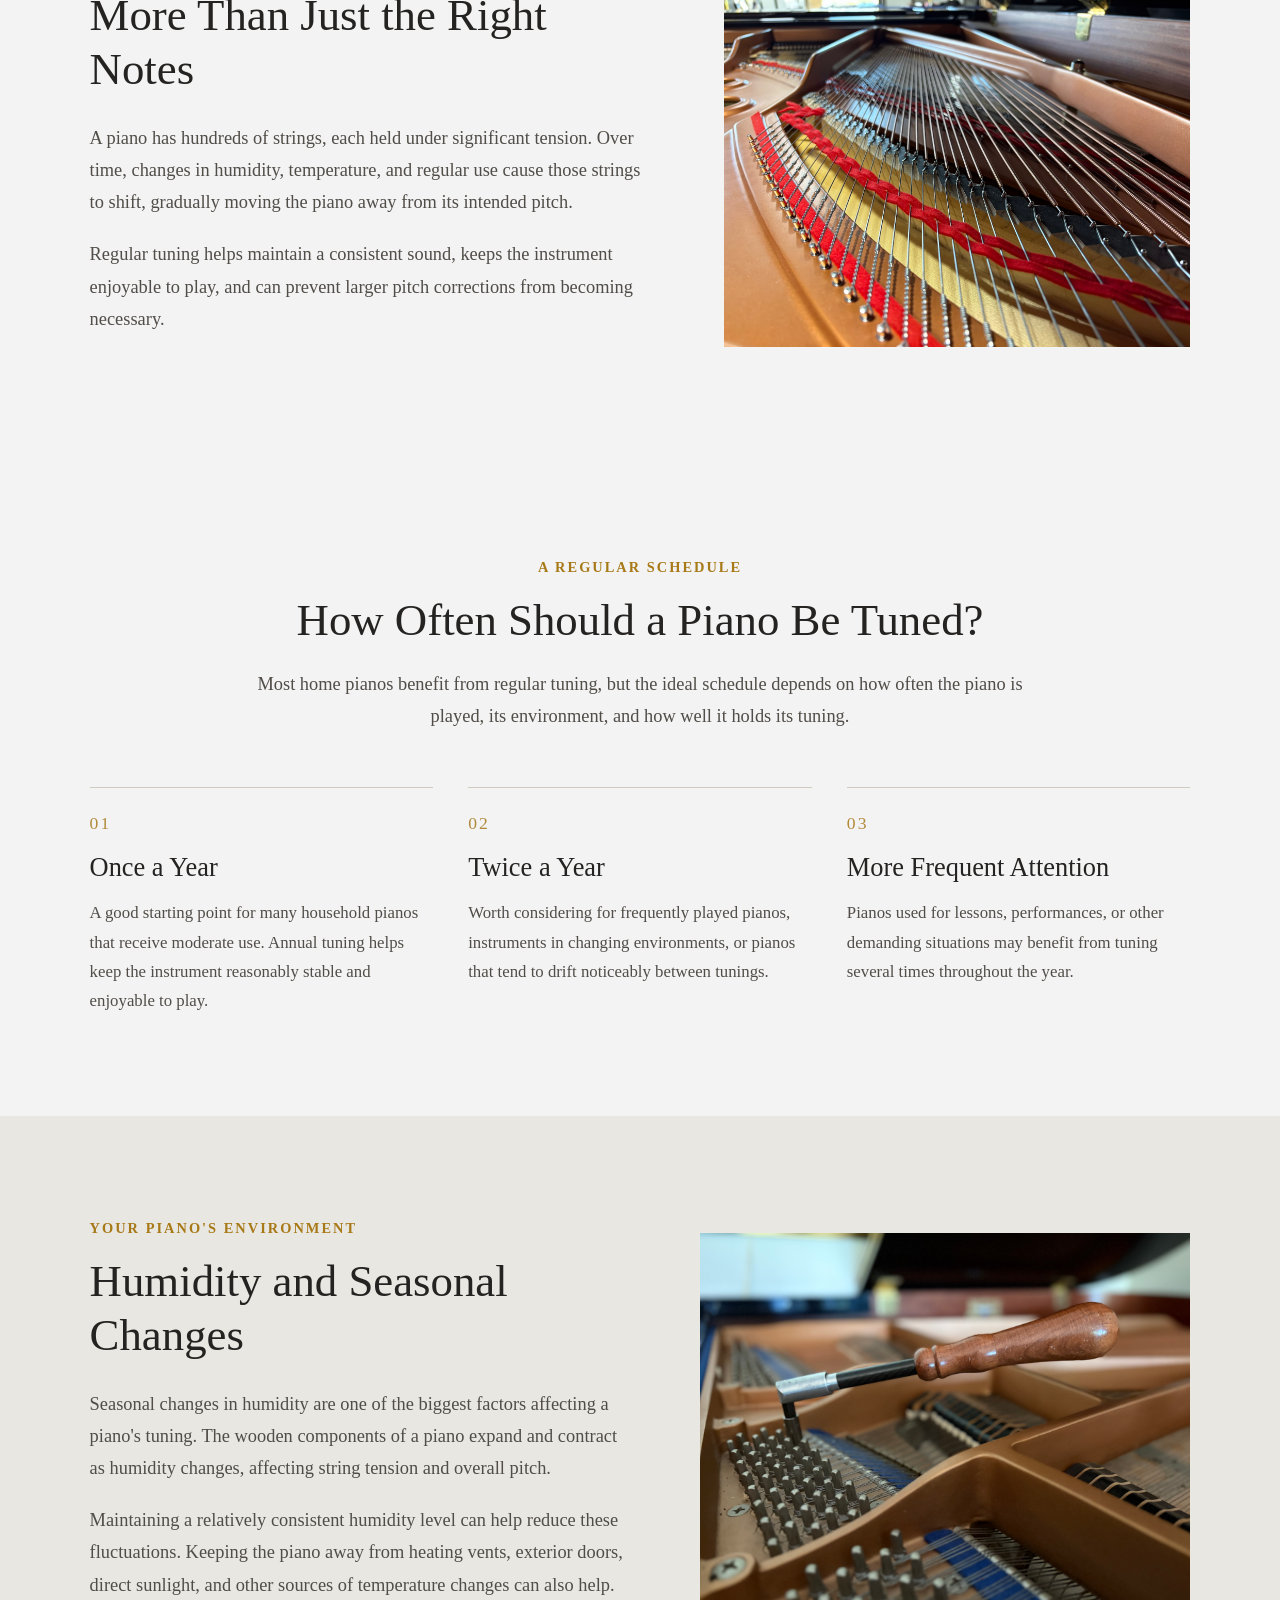
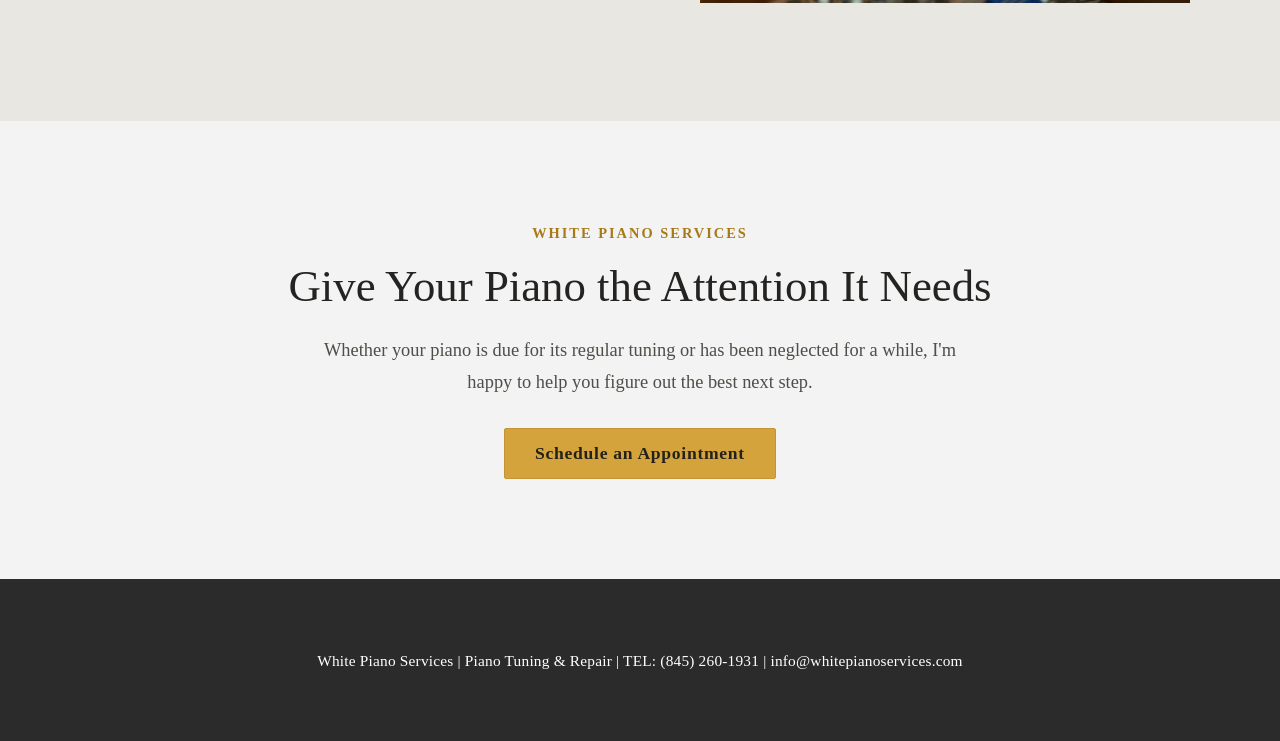
<file: tuning/index.html>
<!DOCTYPE html>
<html lang="en">
<head>
    <meta charset="UTF-8">
    <meta name="viewport" content="width=device-width, initial-scale=1.0">

    <title>Piano Tuning | White Piano Services</title>
    <meta name="description" content="Professional piano tuning in Chester County, PA. Explore standard tuning, catch-up tuning, and complete tuning and cleaning services.">

    <link rel="stylesheet" href="/style2.css">
    <link rel="stylesheet" href="/tuning.css">
    <link rel="icon" href="/whitelofo.png">
</head>

<body>

    <!-- ===== Header ===== -->
   <header>
    <div class="navbar">

        <div class="nav-left">
            <a href="/home/">
                <img src="/whitelogosvg.svg" alt="White Services Logo">
            </a>
        </div>

        <div class="nav-center">
            <a href="/home/">
                <h1>White Piano Services</h1>
            </a>
        </div>

        <div class="nav-right">
            <nav>
                <ul id="navbarlist">
                    <li><a href="/about/">About</a></li>
                    <li><a href="/index.html#services">Services</a></li>
                    <li><a href="/home/#reviews">Reviews</a></li>
                    <li><a href="/contact/">Contact</a></li>
                    
                </ul>
            </nav>
        </div>

    </div>
</header>


    <main class="tuning-page">

        <!-- ===== Pricing ===== -->
        <section class="tuning-pricing">

            <div class="section-heading">
                <p class="section-eyebrow">Tuning Services</p>
                <h2>Choose the Right Appointment</h2>

                <p>
                    The right service depends on when your piano was last
                    tuned and the attention it needs. If you're unsure which
                    option is appropriate, feel free to get in touch.
                </p>
            </div>


            <div class="tuning-pricing-grid">

                <!-- Standard Tuning -->
                <article class="tuning-card">

                    <p class="tuning-card-label">Regular Maintenance</p>

                    <h3>Standard Tuning</h3>

                    <p class="tuning-card-price">$165</p>
                    <p class="tuning-card-subtitle">
                                                Best for pianos that have been tuned within the past 18 months.
                    </p>

                    <p class="tuning-card-description">Includes:

                    </p>

                    <ul>
                        <li>Complete piano tuning</li>
                        <li>Light cleaning of accessible areas</li>
                        <li>General evaluation of the instrument</li>
                    </ul>

                   

                </article>


                <!-- Catch-Up Tuning -->
                <article class="tuning-card tuning-card-featured">

                    <p class="tuning-card-label">For Overdue Pianos</p>

                    <h3>Catch-Up Tuning</h3>

                    <p class="tuning-card-price">$215</p>
                    <p class="tuning-card-subtitle">
                                                Best for pianos that have not been tuned in two or
                        more years, or have fallen noticeably out of tune.
                    </p>

                    <p class="tuning-card-description">Includes:

                    </p>

                    <ul>
                        <li>Pitch raise</li>
                        <li>Complete piano tuning</li>
                        <li>Light cleaning</li>
                        <li>General evaluation of the instrument</li>
                        <li>Minor adjustments</li>
                        <li>Pedal regulation</li>
                    </ul>

                    <p class="tuning-card-note">
                        Depending on the piano's condition and how far its
                        pitch has drifted, a follow-up tuning may be
                        recommended to help stabilize the instrument.
                    </p>

                   

                </article>


                <!-- Complete Tuning & Cleaning -->
                <article class="tuning-card">

                    <p class="tuning-card-label">Comprehensive Care</p>

                    <h3>Complete Tuning &amp; Cleaning</h3>

                    <div class="tuning-card-prices">

                        <div>
                            <p class="tuning-card-price">$275</p>
                            <p class="tuning-card-subtitle">Upright</p>
                        </div>

                        <div>
                            <p class="tuning-card-price">$300</p>
                            <p class="tuning-card-subtitle">Grand</p>
                        </div>

                    </div>

                    <p class="tuning-card-description">
                        A more comprehensive appointment that combines
                        piano tuning with a thorough interior and exterior
                        cleaning.
                    </p>

                    <ul>
                        <li>Complete piano tuning</li>
                        <li>Deep interior cleaning</li>
                        <li>Exterior case cleaning</li>
                        <li>General evaluation of the instrument</li>
                    </ul>

                    <p class="tuning-card-note">
                        An additional $50 applies if a pitch raise is needed.
                    </p>

                    <p class="tuning-card-more">
                        <a href="/cleaning/index.html">
                            Learn more about what's included in piano cleaning.
                        </a>
                    </p>

                   

                </article>

            </div>

            <p class="tuning-pricing-note">
                If you're unsure which service to choose, don't worry.
                We can discuss your piano's tuning history and determine
                the best appointment.
            </p>

        </section>

     


        <!-- ===== Introduction ===== -->
        <section class="tuning-intro">
            <div class="tuning-intro-content">

                <div class="tuning-intro-text">
                    <p class="section-eyebrow">The Importance of Tuning</p>
                    <h2>More Than Just the Right Notes</h2>

                    <p>
                        A piano has hundreds of strings, each held under
                        significant tension. Over time, changes in humidity,
                        temperature, and regular use cause those strings to
                        shift, gradually moving the piano away from its
                        intended pitch.
                    </p>

                    <p>
                        Regular tuning helps maintain a consistent sound,
                        keeps the instrument enjoyable to play, and can
                        prevent larger pitch corrections from becoming
                        necessary.
                    </p>
                </div>

                <div class="tuning-intro-image">
                    <img src="/IMG_6107.jpeg"
                         alt="Piano tuning work">
                </div>

            </div>
        </section>


        


        <!-- ===== Tuning Frequency ===== -->
        <section class="tuning-frequency">

            <div class="section-heading">
                <p class="section-eyebrow">A Regular Schedule</p>
                <h2>How Often Should a Piano Be Tuned?</h2>

                <p>
                    Most home pianos benefit from regular tuning, but the
                    ideal schedule depends on how often the piano is played,
                    its environment, and how well it holds its tuning.
                </p>
            </div>


            <div class="tuning-frequency-grid">

                <article class="frequency-item">
                    <span class="frequency-number">01</span>
                    <h3>Once a Year</h3>

                    <p>
                        A good starting point for many household pianos
                        that receive moderate use. Annual tuning helps
                        keep the instrument reasonably stable and
                        enjoyable to play.
                    </p>
                </article>


                <article class="frequency-item">
                    <span class="frequency-number">02</span>
                    <h3>Twice a Year</h3>

                    <p>
                        Worth considering for frequently played pianos,
                        instruments in changing environments, or pianos
                        that tend to drift noticeably between tunings.
                    </p>
                </article>


                <article class="frequency-item">
                    <span class="frequency-number">03</span>
                    <h3>More Frequent Attention</h3>

                    <p>
                        Pianos used for lessons, performances, or other
                        demanding situations may benefit from tuning
                        several times throughout the year.
                    </p>
                </article>

            </div>

        </section>


        <!-- ===== Environmental Factors ===== -->
        <section class="tuning-environment">

            <div class="tuning-environment-content">

                <div class="tuning-environment-text">
                    <p class="section-eyebrow">Your Piano's Environment</p>

                    <h2>Humidity and Seasonal Changes</h2>

                    <p>
                        Seasonal changes in humidity are one of the biggest
                        factors affecting a piano's tuning. The wooden
                        components of a piano expand and contract as
                        humidity changes, affecting string tension and
                        overall pitch.
                    </p>

                    <p>
                        Maintaining a relatively consistent humidity level
                        can help reduce these fluctuations. Keeping the
                        piano away from heating vents, exterior doors,
                        direct sunlight, and other sources of temperature
                        changes can also help.
                    </p>

                </div>

                <div class="tuning-environment-image">
                    <img src="/pianotuning.jpeg"
                         alt="Piano strings and tuning pins">
                </div>

            </div>

        </section>


        <!-- ===== Closing CTA ===== -->
        <section class="tuning-closing">

            <p class="section-eyebrow">White Piano Services</p>

            <h2>Give Your Piano the Attention It Needs</h2>

            <p>
                Whether your piano is due for its regular tuning or has
                been neglected for a while, I'm happy to help you figure
                out the best next step.
            </p>

            <a class="tuning-button"
               href="https://calendly.com/whitepianoservices/service">
                Schedule an Appointment
            </a>

        </section>

    </main>


    <!-- ===== Footer ===== -->
      <footer>
    <p>White Piano Services | Piano Tuning & Repair | TEL: <a href="tel:+18452601931">(845) 260-1931</a> | <a href="mailto:whitepianoservices@gmail.com">info@whitepianoservices.com
                </a></p>
</footer>


</body>
</html>
</file>
<file: style2.css>
html, body {
    font-family: Garamond, serif;
    margin: 0;
    padding: 0;
    background-color: white;

    
    width: 100%;
    overflow-x: hidden;
}

.about-link h1 {
    font-size: 1.5em;
}


.widget {
    background-color: #1a1919;
    margin: 0;
    min-height: 600px;
    width: 100%;
}

body {
    min-height: 100vh;
    display: flex;
    flex-direction: column;
}

main {
    flex: 1;
}


a[href^="tel"] {
    color: inherit;
    text-decoration: none;
}

a[href^="mailto"] {
    color: inherit;
    text-decoration: none;
}
/* ===== Header / Navbar ===== */
header {
    background-color: rgba(255, 255, 255, 0.983);
    padding: 15px 0px;
    position: relative;
    box-shadow: 0 4px 25px rgba(0, 0, 0, 0.12);
    width: 100%;
    z-index: 1000;
}

.navbar {
    display: flex;
    align-items: center;
    justify-content: space-between;
    position: relative;
    flex-wrap: wrap;
}

/* =========================================
   LEFT
========================================= */
.nav-left img {
    height: 100px;
    width: auto;
    cursor: pointer;
    margin-left: 20px;
    max-width: 100%;
    padding-left: 20px;
}


/* =========================================
   CENTER
========================================= */
.nav-center {
    position: absolute;
    left: 14%;
    cursor: pointer;
    padding-left: 10px;
}




.nav-center a,
.nav-center a:visited,
.nav-center a:active {
    text-decoration: none;
    color: black;
}

.nav-center h1 {
    margin: 0;
    font-size: 2em;
    letter-spacing: 1px;
    transition: color 0.3s ease-in-out;
    white-space: nowrap;
}

.nav-center h1:hover {
    color: #ffba26de;
}


/* =========================================
   RIGHT
========================================= */
nav ul {
    list-style: none;
    display: flex;
    gap: 25px;
    margin: 0;
    padding: 0;
    padding-right: 30px;
}

nav ul li a {
    text-decoration: none;
    color: rgba(0, 0, 0, 0.288);
    font-size: 1.5em;
    padding: 8px 20px;
    transition: color 0.3s ease-in-out;
    white-space: nowrap;
}

nav ul li a:hover {
    color: rgb(0, 0, 0);
}

nav ul li a.active {
    color: rgb(0, 0, 0);
}


/* =========================================
   TABLET
========================================= */
@media (max-width: 1024px) {
    header {
        padding-top: 10px;
        padding-left: 0px;
        padding-bottom: 10px;
        align-items: center;
    }

    .nav-left img {
        height: 80px;
        margin-left: 10px;
    }

    .nav-center {
        left: 16%;
    }

    .nav-center h1 {
        font-size: 1.6em;
    }

    nav ul {
        gap: 15px;
    }

    nav ul li a {
        font-size: 1.2em;
        padding: 8px 12px;
    }
}


/* =========================================
   MOBILE
========================================= */
@media (max-width: 768px) {

    header {
        padding: 15px 0;
    }

    .navbar {
        display: flex;
        flex-direction: column;
        align-items: center;   /* key: all children centered as a group */
        justify-content: center;
        gap: 12px;
        width: 100%;
    }

    /* LOGO */
    .nav-left {
        width: 100%;
        display: flex;
        justify-content: center;
    }

    .nav-left img {
        height: 70px;
        margin: 0;
        padding: 0;
    }

    /* TITLE */
    .nav-center {
        position: static;
        width: 100%;
        display: flex;
        justify-content: center;
    }

    .nav-center h1 {
        font-size: 1.5em;
        margin: 0;
        text-align: center;
    }

    /* LINKS */
    .nav-right {
        width: 100%;
        display: flex;
        justify-content: center;
    }

    nav ul {
        display: flex;
        justify-content: center;
        align-items: center;   /* key: removes vertical weirdness */
        gap: 18px;
        margin: 0;
        padding: 0;
        width: auto;           /* key: prevents stretching imbalance */
    }

    nav ul li a {
        font-size: 1.1em;
        padding: 6px 10px;
        text-align: center;
    }

    footer p,
    footer a,
    footer span {
        font-size: 1rem;
    }

}


/* =========================================
   SMALL MOBILE
========================================= */

@media (max-width: 480px) {

    header {
        padding: 15px 0;
    }

    .navbar {
        display: flex;
        flex-direction: column;
        align-items: center;   /* key: all children centered as a group */
        justify-content: center;
        gap: 12px;
        width: 100%;
    }

    /* LOGO */
    .nav-left {
        width: 100%;
        display: flex;
        justify-content: center;
    }

    .nav-left img {
        height: 70px;
        margin: 0;
        padding: 0;
    }

    /* TITLE */
    .nav-center {
        position: static;
        width: 100%;
        display: flex;
        justify-content: center;
    }

    .nav-center h1 {
        font-size: 1.5em;
        margin: 0;
        text-align: center;
    }

    /* LINKS */
    .nav-right {
        width: 100%;
        display: flex;
        justify-content: center;
    }

    nav ul {
        display: flex;
        justify-content: center;
        align-items: center;   /* key: removes vertical weirdness */
        gap: 18px;
        margin: 0;
        padding: 0;
        width: auto;           /* key: prevents stretching imbalance */
    }

    nav ul li a {
        font-size: 1.1em;
        padding: 6px 10px;
        text-align: center;
    }
}

/* ===== Hero Section ===== */
.hero {
    background-color: #dddddde8;
    text-align: center;
    width: 100%;
    position: relative;
    box-shadow: 0 8px 30px rgba(0, 0, 0, 0.199);
}

.hero-image {
    width: 100%;
    height: 700px;
    overflow: hidden;
    position: relative;
}

.hero-image img {
    width: 100%;
    height: 100%;
    object-fit: cover;
}

.hero-caption {
    font-family: helvetica;
    font-size: 2.4em;
    font-weight: bold;
    color: white;
    position: absolute;
    -webkit-text-stroke: 1px rgb(0, 0, 0);
    bottom: 15%;
    left: 50%;
    transform: translateX(-50%);
    width: 40%;
}

.hero-caption p {
    font-family: georgia;
    font-size: 1em;
}





/* ===== Modern CTA Button ===== */

.cta-button {
    display: inline;
    padding: 14px 32px;
    background-color: rgba(0, 0, 0, 0.798);
    color: white;
    text-decoration: none;
    text-transform: uppercase;
    letter-spacing: 1px;
    font-size: 1.4rem;
    border: 2px solid black;
    transition: all 0.3s ease;
    cursor: pointer;

    position: absolute;
    bottom: 28%;
    left: 50%;
    transform: translateX(-50%);
}

/* Hover Effect */
.cta-button:hover {
    background-color: #ffba26;
    color: black;
    border-color: #ffba26;
}



/* ===== Footer ===== */




/* ===== Footer ===== */
footer {
    background-color: rgba(0, 0, 0, 0.832);
    color: white;

    padding:
        clamp(35px, 4vw, 80px)
        clamp(25px, 8vw, 140px);

    display: flex;
    justify-content: center;
    align-items: center;

    text-align: center;
}

footer p,
footer a,
footer span {
     font-size: clamp(0.95rem, 1.2vw, 1.45rem);
    line-height: 1.9;
    letter-spacing: 0.2px;
}
</file>
<file: home.css>
/* ========================================
   HOME PAGE — BASE
======================================== */

html {
    scroll-behavior: smooth;
}

body {
    min-height: 100vh;
    display: flex;
    flex-direction: column;
    overflow-x: hidden;
}

main {
    flex: 1;
    background-color: #f0f0f08c;
    color: #514d48;
}

main * {
    box-sizing: border-box;
}

.home-eyebrow {
    display: block;
    margin-bottom: 14px;
    color: #a87917;
    font-size: 0.82rem;
    font-weight: 600;
    letter-spacing: 0.13em;
    line-height: 1.5;
    text-transform: uppercase;
}

.home-heading-accent {
    width: 60px;
    height: 2px;
    margin: 22px 0 26px;
    background-color: #d3a33d;
}

.home-button {
    display: inline-block;
    padding: 14px 28px;
    border: 1px solid #c39534;
    border-radius: 2px;
    font-family: Garamond, serif;
    font-size: 1.1rem;
    font-weight: 600;
    letter-spacing: 0.03em;
    text-align: center;
    text-decoration: none;
    transition: background-color 0.2s ease, color 0.2s ease,
                transform 0.2s ease;
}

.home-button:hover {
    transform: translateY(-2px);
}

.home-button-primary {
    background-color: #d5a33c;
    color: #242321;
}

.home-button-primary:hover {
    background-color: #e2b653;
    color: #242321;
}

.home-button-secondary {
    border-color: rgba(255, 255, 255, 0.7);
    background-color: transparent;
    color: white;
}

.home-button-secondary:hover {
    background-color: rgba(255, 255, 255, 0.14);
    color: white;
}

.home-text-link {
    display: inline-block;
    padding-bottom: 5px;
    border-bottom: 1px solid #c49a3a;
    color: #6e531e;
    font-size: 1.1rem;
    font-weight: 600;
    text-decoration: none;
    transition: color 0.2s ease, border-color 0.2s ease;
}

.home-text-link:hover {
    color: #a87917;
    border-color: #a87917;
}


/* ========================================
   HERO
======================================== */

.home-hero {
    position: relative;
    display: flex;
    align-items: center;
    min-height: 620px;
    width: 100%;
    overflow: hidden;
    background-color: #33302b;
}

.home-hero-image {
    position: absolute;
    inset: 0;
}

.home-hero-image::after {
    content: "";
    position: absolute;
    inset: 0;
    background: linear-gradient(
        90deg,
        rgba(20, 19, 17, 0.78) 0%,
        rgba(20, 19, 17, 0.58) 42%,
        rgba(20, 19, 17, 0.12) 100%
    );
}

.home-hero-image img {
    display: block;
    width: 100%;
    height: 100%;
    min-height: 620px;
    object-fit: cover;
    object-position: center;
}

.home-hero-overlay {
    position: relative;
    z-index: 1;
    width: 100%;
    max-width: 1350px;
    margin: 0 auto;
    padding: 85px 7%;
    color: white;
}

.home-hero-overlay .home-eyebrow {
    color: #e4bd6c;
}

.home-hero-overlay h1 {
    max-width: 680px;
    margin: 0;
    color: white;
    font-size: clamp(2.7rem, 5vw, 4.5rem);
    font-weight: 500;
    line-height: 1.1;
}

.home-hero-overlay .home-heading-accent {
    margin: 26px 0;
}

.home-hero-overlay > p {
    max-width: 570px;
    margin: 0;
    color: rgba(255, 255, 255, 0.91);
    font-size: clamp(1.15rem, 1.5vw, 1.35rem);
    line-height: 1.75;
}

.home-hero-buttons {
    display: flex;
    flex-wrap: wrap;
    gap: 14px;
    margin-top: 32px;
}

.home-hero-details {
    display: flex;
    flex-wrap: wrap;
    gap: 30px 45px;
    margin-top: 55px;
    padding-top: 24px;
    border-top: 1px solid rgba(255, 255, 255, 0.35);
}

.home-hero-details > div {
    display: flex;
    flex-direction: column;
    gap: 6px;
}

.detail-label {
    color: #a87917;
    font-size: 0.76rem;
    font-weight: 600;
    letter-spacing: 0.12em;
    text-transform: uppercase;
}

.home-hero-details .detail-label {
    color: #e4bd6c;
}

.detail-value {
    color: #242321;
    font-size: 1.08rem;
    line-height: 1.4;
    text-decoration: none;
}

.home-hero-details .detail-value {
    color: white;
}


/* ========================================
   SECTION HEADINGS
======================================== */

.home-section-heading {
    max-width: 760px;
    margin: 0 auto 55px;
    text-align: center;
}

.home-section-heading .home-heading-accent {
    margin: 20px auto 24px;
}

.home-section-heading h2 {
    margin: 0;
    color: #242321;
    font-size: clamp(2rem, 3vw, 2.8rem);
    font-weight: 500;
    line-height: 1.2;
}

.home-section-heading p {
    max-width: 650px;
    margin: 0 auto;
    color: #514d48;
    font-size: 1.15rem;
    line-height: 1.75;
}


/* ========================================
   SERVICES
======================================== */

.home-services {
    width: 100%;
    padding: 100px 30px 90px;
    background-color: #f0f0f08c;
}

.home-services-grid {
    display: grid;
    grid-template-columns: repeat(6, minmax(0, 1fr));
    gap: 28px;
    width: 100%;
    max-width: 1200px;
    margin: 0 auto;
}

.home-service-card {
    grid-column: span 2;
    display: flex;
    flex-direction: column;
    min-width: 0;
    overflow: hidden;
    border: 1px solid #dedbd4;
    border-radius: 2px;
    background-color: #fbfaf8;
    color: inherit;
    text-decoration: none;
    transition: transform 0.25s ease, border-color 0.25s ease,
                box-shadow 0.25s ease;
}

.home-service-card:nth-child(4) {
    grid-column: 2 / span 2;
}

.home-service-card:nth-child(5) {
    grid-column: 4 / span 2;
}

.home-service-card:hover {
    transform: translateY(-5px);
    border-color: #c9a75f;
    box-shadow: 0 12px 28px rgba(45, 38, 25, 0.09);
}

.home-service-image {
    width: 100%;
    height: 225px;
    overflow: hidden;
    background-color: #e5e1d9;
}

.home-service-image img {
    display: block;
    width: 100%;
    height: 100%;
    object-fit: cover;
    transition: transform 0.45s ease;
}

.home-service-card:hover .home-service-image img {
    transform: scale(1.035);
}

.home-service-content {
    display: flex;
    flex: 1;
    flex-direction: column;
    align-items: flex-start;
    padding: 25px 27px 28px;
}

.home-service-content h3 {
    margin: 0 0 15px;
    color: #242321;
    font-size: 1.55rem;
    font-weight: 500;
}

.home-service-content p {
    flex: 1;
    margin: 0 0 24px;
    color: #514d48;
    font-size: 1.08rem;
    line-height: 1.7;
}

.home-card-link {
    display: inline-block;
    padding-bottom: 4px;
    border-bottom: 1px solid #d3a33d;
    color: #785b24;
    font-size: 1rem;
    font-weight: 600;
}

.home-card-link span {
    padding-left: 4px;
}

.home-services-footer {
    margin-top: 45px;
    text-align: center;
}


/* ========================================
   PERSONAL APPROACH
======================================== */

.home-approach {
    display: grid;
    grid-template-columns: minmax(0, 1fr) minmax(0, 1fr);
    align-items: center;
    gap: clamp(45px, 7vw, 100px);
    width: 100%;
    padding: 95px max(30px, calc((100% - 1170px) / 2));
    background-color: #e9e7e2;
}

.home-approach-image {
    width: 100%;
    min-width: 0;
}

.home-approach-image img {
    display: block;
    width: 100%;
    height: 440px;
    object-fit: cover;
    object-position: center;
    border-radius: 2px;
}

.home-approach-content {
    max-width: 570px;
}

.home-approach-content h2 {
    margin: 0;
    color: #242321;
    font-size: clamp(2rem, 3vw, 2.7rem);
    font-weight: 500;
    line-height: 1.2;
}

.home-approach-content p {
    margin: 0 0 20px;
    color: #514d48;
    font-size: 1.13rem;
    line-height: 1.8;
}

.home-approach-content .home-text-link {
    margin-top: 12px;
}


/* ========================================
   GUARANTEE BANNER
======================================== */

.home-guarantee {
    position: relative;
    display: flex;
    align-items: center;
    justify-content: center;
    min-height: 500px;
    padding: 75px 30px;
    overflow: hidden;
    background-image: url("/stringsof.jpg");
    background-size: cover;
    background-position: center 35%;
    text-align: center;
}

.home-guarantee-overlay {
    position: absolute;
    inset: 0;
    background-color: rgba(24, 22, 19, 0.62);
}

.home-guarantee-content {
    position: relative;
    z-index: 1;
    max-width: 760px;
}

.home-guarantee-content .home-eyebrow {
    color: #e4bd6c;
}

.home-guarantee-content h2 {
    margin: 0 0 22px;
    color: white;
    font-size: clamp(2.1rem, 4vw, 3.3rem);
    font-weight: 500;
    line-height: 1.2;
}

.home-guarantee-content p {
    margin: 0;
    color: rgba(255, 255, 255, 0.94);
    font-size: clamp(1.1rem, 1.5vw, 1.3rem);
    line-height: 1.8;
}


/* ========================================
   CUSTOMER REVIEWS
======================================== */

.home-reviews {
    width: 100%;
    padding: 100px 30px 95px;
    background-color: #f0f0f08c;
    scroll-margin-top: 30px;
}

.home-reviews-grid {
    display: grid;
    grid-template-columns: repeat(3, minmax(0, 1fr));
    gap: 25px;
    width: 100%;
    max-width: 1200px;
    margin: 0 auto;
}

.home-review-card {
    display: flex;
    flex-direction: column;
    min-height: 270px;
    padding: 32px 30px;
    border: 1px solid #dedbd4;
    border-radius: 2px;
    background-color: #fbfaf8;
}

.home-review-stars {
    margin-bottom: 20px;
    color: #b88a2e;
    font-family: Arial, sans-serif;
    font-size: 1.25rem;
    letter-spacing: 3px;
}

.home-review-text {
    flex: 1;
    margin: 0 0 28px;
    color: #514d48;
    font-size: 1.12rem;
    font-style: italic;
    line-height: 1.75;
}

.home-review-author {
    display: flex;
    flex-direction: column;
    gap: 6px;
    padding-top: 18px;
    border-top: 1px solid #e1ddd5;
}

.review-author-name {
    color: #242321;
    font-size: 1.05rem;
    font-weight: 600;
}

.review-author-label {
    color: #8a8174;
    font-size: 0.82rem;
    line-height: 1.4;
}

.home-reviews-footer {
    margin-top: 40px;
    text-align: center;
}


/* ========================================
   CONTACT SECTION
======================================== */

.home-contact {
    display: grid;
    grid-template-columns: minmax(0, 0.9fr) minmax(0, 1.1fr);
    align-items: start;
    gap: clamp(45px, 7vw, 100px);
    width: 100%;
    padding: 100px max(30px, calc((100% - 1170px) / 2));
    background-color: #e9e7e2;
}

.home-contact-intro {
    max-width: 500px;
}

.home-contact-intro h2 {
    margin: 0;
    color: #242321;
    font-size: clamp(2rem, 3vw, 2.7rem);
    font-weight: 500;
    line-height: 1.2;
}

.home-contact-intro > p {
    margin: 0 0 28px;
    color: #514d48;
    font-size: 1.13rem;
    line-height: 1.8;
}

.home-contact-methods {
    display: flex;
    flex-direction: column;
    gap: 20px;
    margin: 35px 0;
}

.home-contact-method {
    display: flex;
    flex-direction: column;
    gap: 6px;
}

.home-contact-method a {
    color: #242321;
    font-size: 1.15rem;
    text-decoration: none;
    overflow-wrap: anywhere;
}

.home-contact-method a:hover {
    color: #a87917;
}

.home-contact-form {
    width: 100%;
    padding: 38px;
    border: 1px solid #dedbd4;
    border-radius: 2px;
    background-color: #fbfaf8;
}

.home-contact-form h3 {
    margin: 0 0 10px;
    color: #242321;
    font-size: 1.8rem;
    font-weight: 500;
}

.home-form-intro {
    margin: 0 0 25px;
    color: #6b655d;
    font-size: 1.05rem;
    line-height: 1.6;
}

.home-contact-form form {
    display: flex;
    flex-direction: column;
    gap: 16px;
    width: 100%;
}

.home-contact-form input,
.home-contact-form textarea {
    display: block;
    width: 100%;
    padding: 14px 16px;
    border: 1px solid #d6d1c8;
    border-radius: 2px;
    background-color: #fff;
    color: #242321;
    font-family: Garamond, serif;
    font-size: 1.08rem;
    line-height: 1.4;
    transition: border-color 0.2s ease, box-shadow 0.2s ease;
}

.home-contact-form textarea {
    min-height: 140px;
    resize: vertical;
}

.home-contact-form input::placeholder,
.home-contact-form textarea::placeholder {
    color: #8b857c;
    opacity: 1;
}

.home-contact-form input:focus,
.home-contact-form textarea:focus {
    border-color: #c49a3a;
    outline: none;
    box-shadow: 0 0 0 3px rgba(196, 154, 58, 0.13);
}

.home-contact-form button {
    align-self: flex-start;
    min-width: 170px;
    padding: 14px 25px;
    border: 1px solid #c39534;
    border-radius: 2px;
    background-color: #d5a33c;
    color: #242321;
    cursor: pointer;
    font-family: Garamond, serif;
    font-size: 1.1rem;
    font-weight: 600;
    transition: background-color 0.2s ease, transform 0.2s ease;
}

.home-contact-form button:hover {
    transform: translateY(-2px);
    background-color: #e2b653;
}

#form-status {
    min-height: 24px;
    margin: 16px 0 0;
    font-size: 1rem;
    line-height: 1.5;
}

#form-status.form-success {
    color: #466b3e;
}

#form-status.form-error {
    color: #a33d32;
}


/* ========================================
   TABLET
======================================== */

@media (max-width: 1000px) {

    .home-hero {
        min-height: 580px;
    }

    .home-hero-image img {
        min-height: 580px;
    }

    .home-hero-overlay {
        padding: 75px 7%;
    }

    .home-services {
        padding: 80px 25px;
    }

    .home-services-grid {
        gap: 20px;
    }

    .home-service-image {
        height: 190px;
    }

    .home-service-content {
        padding: 22px;
    }

    .home-service-content p {
        font-size: 1.02rem;
    }

    .home-approach {
        gap: 40px;
        padding: 75px 6%;
    }

    .home-approach-image img {
        height: 370px;
    }

    .home-reviews {
        padding: 80px 25px;
    }

    .home-reviews-grid {
        gap: 18px;
    }

    .home-review-card {
        padding: 25px 22px;
    }

    .home-contact {
        gap: 40px;
        padding: 80px 6%;
    }

    .home-contact-form {
        padding: 30px;
    }
}


/* ========================================
   MOBILE
======================================== */

@media (max-width: 700px) {

    .home-hero {
        min-height: auto;
        align-items: stretch;
    }

    .home-hero-image {
        position: absolute;
    }

    .home-hero-image img {
        min-height: 100%;
        height: 100%;
        object-position: center;
    }

    .home-hero-image::after {
        background: rgba(20, 19, 17, 0.66);
    }

    .home-hero-overlay {
        padding: 85px 26px 65px;
    }

    .home-hero-overlay h1 {
        font-size: clamp(2.4rem, 9vw, 3.3rem);
    }

    .home-hero-overlay > p {
        font-size: 1.1rem;
    }

    .home-hero-buttons {
        flex-direction: column;
        align-items: stretch;
        max-width: 360px;
    }

    .home-hero-details {
        display: grid;
        grid-template-columns: 1fr;
        gap: 18px;
        margin-top: 38px;
    }

    .home-services {
        padding: 70px 22px;
    }

    .home-section-heading {
        margin-bottom: 38px;
    }

    .home-section-heading h2 {
        font-size: 2rem;
    }

    .home-section-heading p {
        font-size: 1.05rem;
    }

    .home-services-grid {
        display: grid;
        grid-template-columns: 1fr;
        gap: 22px;
        max-width: 500px;
    }

    .home-service-card,
    .home-service-card:nth-child(4),
    .home-service-card:nth-child(5) {
        grid-column: auto;
    }

    .home-service-image {
        height: 230px;
    }

    .home-service-content {
        padding: 24px;
    }

    .home-service-content h3 {
        font-size: 1.45rem;
    }

    .home-service-content p {
        font-size: 1.05rem;
    }

    .home-approach {
        display: flex;
        flex-direction: column;
        align-items: stretch;
        gap: 32px;
        padding: 65px 25px;
    }

    .home-approach-image img {
        height: auto;
        aspect-ratio: 4 / 3;
    }

    .home-approach-content {
        max-width: none;
    }

    .home-approach-content h2 {
        font-size: 2rem;
    }

    .home-approach-content p {
        font-size: 1.05rem;
    }

    .home-guarantee {
        min-height: 330px;
        padding: 65px 25px;
    }

    .home-guarantee-content h2 {
        font-size: 2.2rem;
    }

    .home-guarantee-content p {
        font-size: 1.08rem;
    }

    .home-reviews {
        padding: 70px 22px;
    }

    .home-reviews-grid {
        grid-template-columns: 1fr;
        max-width: 500px;
        gap: 18px;
    }

    .home-review-card {
        min-height: auto;
        padding: 27px;
    }

    .home-review-text {
        font-size: 1.08rem;
    }

    .home-contact {
        display: flex;
        flex-direction: column;
        gap: 45px;
        padding: 70px 25px;
    }

    .home-contact-intro {
        max-width: none;
    }

    .home-contact-intro h2 {
        font-size: 2rem;
    }

    .home-contact-intro > p {
        font-size: 1.05rem;
    }

    .home-contact-form {
        padding: 27px 22px;
    }

    .home-contact-form h3 {
        font-size: 1.6rem;
    }

    .home-contact-form button {
        width: 100%;
    }
}


/* ========================================
   SMALL MOBILE
======================================== */

@media (max-width: 400px) {

    .home-hero-overlay {
        padding: 70px 21px 55px;
    }

    .home-hero-overlay h1 {
        font-size: 2.25rem;
    }

    .home-hero-details .detail-value {
        font-size: 1rem;
    }

    .home-services {
        padding: 60px 17px;
    }

    .home-service-image {
        height: 205px;
    }

    .home-approach {
        padding: 55px 20px;
    }

    .home-reviews {
        padding: 60px 17px;
    }

    .home-contact {
        padding: 60px 20px;
    }

    .home-contact-form {
        padding: 24px 18px;
    }
}
</file>
<file: about.css>
/* ========================================
   ABOUT PAGE
======================================== */

/* ===== Base ===== */

.about-page {
    flex: 1;
    width: 100%;
    background-color: #f0f0f08c;
    color: #44413e;
    overflow: hidden;
}

.about-page * {
    box-sizing: border-box;
}


/* ========================================
   SECTION LAYOUT
======================================== */

.about-section {
    display: grid;
    grid-template-columns: minmax(0, 1fr) minmax(0, 1fr);
    align-items: center;
    gap: clamp(40px, 6vw, 85px);

    width: 100%;
    max-width: none;
    margin: 0;
    padding:
        clamp(75px, 7vw, 105px)
        max(30px, calc((100% - 1170px) / 2));
}

.about-personal {
    display: grid;
    grid-template-columns: minmax(0, 1fr) minmax(0, 1fr);
    align-items: center;
}

/* Section separation */

.about-section + .about-section {
    border-top: 1px solid #dedbd4;
}

/* Subtle alternating backgrounds */

.about-personal {
    background-color: #e9e7e2;
}

.about-philosophy {
    background-color: #f0f0f08c;
}


/* ========================================
   TEXT
======================================== */

.about-text {
    min-width: 0;
    max-width: 650px;
}

/* Eyebrow headings */

.about-page .section-eyebrow {
    display: block;

    margin: 0 0 14px;

    color: #a87917;

    font-size: 0.85rem;
    font-weight: 600;
    letter-spacing: 0.13em;
    line-height: 1.4;
    text-transform: uppercase;
}

/* Main headings */

.about-text h2 {
    margin: 0 0 20px;

    color: #242321;

    font-size: clamp(2rem, 3vw, 2.8rem);
    font-weight: 500;
    line-height: 1.2;
}

/* Gold heading accent */

.heading-accent {
    width: 60px;
    height: 2px;

    margin-bottom: 28px;

    background-color: #d3a33d;
}

/* Paragraphs */

.about-text p {
    max-width: 68ch;

    margin: 0 0 20px;

    color: #514d48;

    font-size: clamp(1.05rem, 1.2vw, 1.2rem);
    line-height: 1.8;
}

.about-text p:last-of-type {
    margin-bottom: 0;
}


/* ========================================
   IMAGES
======================================== */

.about-image {
    width: 100%;
    min-width: 0;
}

.about-image img {
    display: block;

    width: 100%;
    height: 430px;

    object-fit: cover;
    object-position: center;

    border-radius: 2px;
}

/* Childhood piano image */

.about-childhood-image img {
    object-position: center;
}

/* ========================================
   BOOKING BUTTON
======================================== */

.about-button {
    margin-top: 32px;
}

.about-button .btn {
    display: inline-block;

    padding: 14px 30px;

    background-color: #d5a33c;
    color: #24211b;

    border: 1px solid #c39534;
    border-radius: 2px;

    font-family: Garamond, serif;
    font-size: 1.1rem;
    font-weight: 600;
    letter-spacing: 0.04em;

    text-decoration: none;
    text-transform: none;

    transition:
        background-color 0.2s ease,
        transform 0.2s ease;
}

.about-button .btn:hover {
    background-color: #e2b653;
    color: #24211b;

    transform: translateY(-2px);
}


/* ========================================
   TABLET
======================================== */

@media (max-width: 1000px) {

    .about-section {
        gap: 35px;
        padding: 70px 6%;
    }

    .about-text h2 {
        font-size: 2rem;
    }

    .about-text p {
        font-size: 1.05rem;
        line-height: 1.75;
    }

    .about-image img {
        height: 350px;
    }

}


/* ========================================
   MOBILE
======================================== */

@media (max-width: 700px) {

    .about-section,
    .about-personal {
        display: flex;
        flex-direction: column;
        align-items: stretch;

        gap: 28px;

        padding: 60px 25px;
    }

    .about-text {
        max-width: 100%;
    }

    .about-text h2 {
        font-size: 1.9rem;
    }

    .about-text p {
        font-size: 1.05rem;
        line-height: 1.75;
    }

    .about-page .section-eyebrow {
        font-size: 0.75rem;
    }

    .heading-accent {
        margin-bottom: 23px;
    }

    /* Images above text on mobile */

    .about-section .about-image {
        order: 1;
    }

    .about-section .about-text {
        order: 2;
    }

    .about-image {
        width: 100%;
    }

    .about-image img {
        width: 100%;
        height: auto;
        aspect-ratio: 4 / 3;
        object-fit: cover;
    }

    .about-button {
        margin-top: 28px;
    }

    .about-button .btn {
        display: block;
        width: 100%;
        padding: 15px 20px;
        text-align: center;
    }

}


/* ========================================
   SMALL MOBILE
======================================== */

@media (max-width: 400px) {

    .about-section,
    .about-personal {
        padding: 48px 20px;
    }

    .about-text h2 {
        font-size: 1.7rem;
    }

    .about-text p {
        font-size: 1rem;
    }

}


/* ========================================
   LARGE DESKTOP
======================================== */

@media (min-width: 1600px) {

    .about-section {
        max-width: 1450px;
        gap: 100px;
    }

    .about-image img {
        height: 460px;
    }

}
</file>
<file: cleaning.css>
/* ===== Base ===== */

.cleaning-page {
    flex: 1;
    width: 100%;
    color: #292725;
    background-color: #f0f0f08c;
}

.cleaning-page *,
.cleaning-page *::before,
.cleaning-page *::after {
    box-sizing: border-box;
}

.cleaning-page h2,
.cleaning-page h3,
.cleaning-page p {
    margin-top: 0;
}

.cleaning-page h2 {
    font-size: clamp(2rem, 3vw, 2.8rem);
    font-weight: 500;
    line-height: 1.2;
    color: #242321;
}

.cleaning-page p {
    font-size: clamp(1.05rem, 1.2vw, 1.2rem);
    line-height: 1.8;
    color: #44413e;
}

.section-eyebrow {
    display: block;
    margin-bottom: 16px;
    color: #a87917;
    font-family: Arial, sans-serif;
    font-size: 0.76rem;
    font-weight: 600;
    letter-spacing: 0.16em;
}


/* ===== Hero ===== */

.cleaning-hero {
    width: 100%;
    max-width: 1500px;
    margin: 0 auto;
    padding: clamp(65px, 8vw, 115px) clamp(25px, 6vw, 90px);

    display: grid;
    grid-template-columns: 1fr 0.9fr;
    align-items: center;
    gap: clamp(40px, 7vw, 100px);
}

.cleaning-hero-content {
    max-width: 650px;
}

.cleaning-hero-content h2 {
    margin-bottom: 25px;
}

.cleaning-hero-content p {
    margin-bottom: 20px;
}

.cleaning-hero-content .hero-description {
    font-size: clamp(1.2rem, 1.45vw, 1.4rem);
    line-height: 1.7;
    color: #302e2b;
}

.cleaning-hero-image {
    width: 100%;
    min-width: 0;
}

.cleaning-hero-image img {
    display: block;
    width: 100%;
    aspect-ratio: 5 / 4;
    object-fit: cover;
    border-radius: 3px;
}

.text-link {
    display: inline-block;
    margin-top: 8px;
    color: #866014;
    font-size: 1.05rem;
    font-weight: 600;
    text-decoration: none;
    border-bottom: 1px solid #c9a65d;
    padding-bottom: 5px;
    transition: color 0.2s ease, border-color 0.2s ease;
}

.text-link span {
    margin-left: 5px;
}

.text-link:hover {
    color: #4d3914;
    border-color: #4d3914;
}


/* ===== Pricing ===== */

.cleaning-pricing {
    padding: clamp(65px, 7vw, 100px) 25px;
    background-color: #e9e7e2;
    text-align: center;
}

.section-heading {
    max-width: 760px;
    margin: 0 auto 45px;
    text-align: center;
}

.section-heading h2 {
    margin-bottom: 18px;
}

.section-heading p {
    margin-bottom: 0;
}

.pricing-options {
    display: flex;
    justify-content: center;
    gap: 25px;
    max-width: 800px;
    margin: 0 auto;
}

.pricing-card {
    flex: 1;
    max-width: 350px;
    padding: 35px 25px;
    background-color: #f8f7f4;
    border: 1px solid #dedbd4;
    border-top: 3px solid #d3a33d;
}

.piano-type {
    display: block;
    margin-bottom: 12px;
    color: #5a554d;
    font-size: 1.1rem;
    letter-spacing: 0.04em;
}

.pricing-card .price {
    margin-bottom: 5px;
    color: #292725;
    font-size: clamp(2.5rem, 4vw, 3.2rem);
    line-height: 1.2;
}

.price-description {
    color: #706a61;
    font-size: 0.95rem;
}

.pricing-note {
    margin: 25px 0 0;
    font-size: 0.95rem !important;
    color: #6b665e !important;
}


/* ===== Cleaning Details ===== */

.cleaning-details {
    max-width: 1400px;
    margin: 0 auto;
    padding: clamp(75px, 8vw, 115px) clamp(25px, 7vw, 100px);
}

.cleaning-details-intro {
    max-width: 750px;
    margin-bottom: 55px;
}

.cleaning-details-intro h2 {
    margin-bottom: 20px;
}

.cleaning-detail-grid {
    display: grid;
    grid-template-columns: repeat(2, minmax(0, 1fr));
    column-gap: clamp(35px, 6vw, 90px);
    row-gap: 35px;
}

.cleaning-detail {
    padding-top: 22px;
    border-top: 1px solid #cfcac0;
}

.cleaning-detail h3 {
    margin-bottom: 12px;
    color: #302e2b;
    font-size: 1.45rem;
    font-weight: 500;
}

.cleaning-detail p {
    margin-bottom: 0;
}


/* ===== Action Cavity Feature ===== */

.cleaning-feature {
    display: grid;
    grid-template-columns: 1fr 0.85fr;
    align-items: center;
    gap: clamp(40px, 7vw, 100px);

    width: 100%;
    max-width: 1500px;
    margin: 0 auto;
    padding: 30px clamp(25px, 6vw, 90px) 100px;
}

.cleaning-feature-image {
    width: 100%;
    min-width: 0;
}

.cleaning-feature-image img {
    display: block;
    width: 100%;
    aspect-ratio: 5 / 4;
    object-fit: cover;
    border-radius: 3px;
}

.cleaning-feature-text {
    max-width: 600px;
}

.cleaning-feature-text h2 {
    margin-bottom: 22px;
}

.cleaning-feature-text p {
    margin-bottom: 18px;
}


/* ===== Before and After ===== */

.cleaning-comparison {
    padding: clamp(70px, 8vw, 110px) clamp(25px, 6vw, 90px);
    background-color: #e9e7e2;
}

.cleaning-comparison .section-heading {
    margin-bottom: 45px;
}

.comparison-images {
    display: grid;
    grid-template-columns: repeat(2, minmax(0, 1fr));
    gap: clamp(20px, 3vw, 40px);

    width: 100%;
    max-width: 1200px;
    margin: 0 auto;
}

.comparison-images figure {
    min-width: 0;
    margin: 0;
}

.comparison-images img {
    display: block;
    width: 100%;
    aspect-ratio: 4 / 3;
    object-fit: cover;
    border-radius: 3px;
}

.comparison-images figcaption {
    padding-top: 15px;
    color: #514c44;
    font-size: 1.05rem;
    text-align: center;
}


/* ===== Closing Section ===== */

.cleaning-closing {
    padding: clamp(75px, 8vw, 110px) 25px;
    text-align: center;
    max-width: 800px;
    margin: 0 auto;
}

.cleaning-closing h2 {
    margin-bottom: 20px;
}

.cleaning-closing p {
    max-width: 650px;
    margin: 0 auto 30px;
}

.cleaning-button {
    display: inline-block;
    padding: 13px 30px;
    background-color: #d5a33c;
    color: #24211b;
    font-size: 1rem;
    font-weight: 600;
    text-decoration: none;
    border: 1px solid #c39534;
    border-radius: 2px;
    transition: background-color 0.2s ease;
}

.cleaning-button:hover {
    background-color: #e2b653;
}

.closing-tuning-link {
    display: block;
    width: fit-content;
    margin: 20px auto 0;
    color: #80601e;
    font-size: 0.98rem;
    text-decoration: underline;
    text-underline-offset: 4px;
}


/* ===== Responsive ===== */

@media (min-width: 1800px) {
    .cleaning-hero,
    .cleaning-feature {
        max-width: 1650px;
    }
}

@media (max-width: 1000px) {

    .cleaning-hero {
        grid-template-columns: 1fr 0.9fr;
        gap: 35px;
        padding-top: 65px;
        padding-bottom: 65px;
    }

    .cleaning-hero-content .hero-description {
        font-size: 1.15rem;
    }

    .cleaning-page p {
        font-size: 1.05rem;
        line-height: 1.75;
    }

    .cleaning-feature {
        gap: 35px;
    }

    .cleaning-detail-grid {
        column-gap: 35px;
    }
}


@media (max-width: 700px) {

    .cleaning-hero {
        grid-template-columns: 1fr;
        gap: 30px;
        padding: 55px 25px 65px;
    }

    .cleaning-hero-content {
        max-width: none;
    }

    .cleaning-hero-content h2 {
        font-size: 2.1rem;
    }

    .cleaning-hero-content .hero-description {
        font-size: 1.1rem;
    }

    .cleaning-hero-image img {
        aspect-ratio: 4 / 3;
    }

    .cleaning-pricing {
        padding: 65px 22px;
    }

    .pricing-options {
        flex-direction: column;
        align-items: center;
        gap: 18px;
    }

    .pricing-card {
        width: 100%;
        max-width: 420px;
        padding: 28px 20px;
    }

    .cleaning-details {
        padding: 65px 25px;
    }

    .cleaning-details-intro {
        margin-bottom: 35px;
    }

    .cleaning-detail-grid {
        grid-template-columns: 1fr;
        row-gap: 28px;
    }

    .cleaning-feature {
        grid-template-columns: 1fr;
        gap: 30px;
        padding: 10px 25px 70px;
    }

    .cleaning-feature-image img {
        aspect-ratio: 4 / 3;
    }

    .cleaning-comparison {
        padding: 65px 22px;
    }

    .comparison-images {
        grid-template-columns: 1fr;
        gap: 30px;
    }

    .cleaning-closing {
        padding: 65px 25px;
    }

}
</file>
<file: contact.css>
/* ===== Base ===== */

html {
    font-size: 16px;
    -webkit-text-size-adjust: 100%;
}

body {
    min-height: 100vh;
    display: flex;
    flex-direction: column;
    overflow-x: hidden;
}

main {
    flex: 1;
    background-color: #f0f0f08c;
    color: #292725;
}

a[href^="mailto"],
a[href^="tel"] {
    color: inherit;
    text-decoration: none;
}


/* ===== Contact Hero ===== */
/* ===== Contact Hero ===== */

.contact-hero {
    position: relative;
    display: flex;
    flex-direction: column;
    justify-content: center;
    align-items: center;
    text-align: center;

    min-height: 250px;
    padding: 60px 20px;

    background-image: url("/test.jpg");
    background-size: cover;
    background-position: center 60%;
    background-repeat: no-repeat;
}

.contact-hero::before {
    content: "";
    position: absolute;
    inset: 0;
    background-color: rgba(0, 0, 0, 0.55);
    z-index: 1;
}

.contact-hero h2 {
    position: relative;
    z-index: 2;

    margin: 0;

    color: #fff;
    font-size: clamp(2.2rem, 4vw, 3.2rem);
    font-weight: 500;
    line-height: 1.2;
}

/* ===== Scheduling Button ===== */

.btn {
    position: relative;
    z-index: 2;

    display: inline-block;
    margin-top: 28px;

    padding: 14px 30px;

    background-color: #d5a33c;
    color: #24211b;

    border: 1px solid #c39534;
    border-radius: 2px;

    font-family: Garamond, serif;
    font-size: 1.1rem;
    font-weight: 600;
    letter-spacing: 0.04em;
    text-decoration: none;

    transition: background-color 0.2s ease,
                transform 0.2s ease;
}

.btn:hover {
    background-color: #e2b653;
    color: #24211b;
    transform: translateY(-2px);
}


/* ===== Contact Layout ===== */

.contact-container {
    display: flex;
    flex-direction: column;
    align-items: flex-start;

    width: 100%;
    max-width: 1200px;
    margin: 0 auto;

    padding: clamp(65px, 7vw, 100px) clamp(25px, 6vw, 85px);

    box-sizing: border-box;
    gap: 30px;
}


/* ===== Contact Heading ===== */

.contact-heading {
    width: 100%;
    display: flex;
    flex-direction: column;
    gap: 15px;
}

.contact-heading h2 {
    margin: 0;

    color: #242321;
    font-size: clamp(2rem, 3vw, 2.7rem);
    font-weight: 500;
}

.contact-heading .line {
    width: 100%;
    height: 1px;
    background-color: #cfcac0;
}


/* ===== Contact Information ===== */

.contact-intro {
    max-width: 850px;
    margin: 0 0 15px;

    color: #44413e;
    font-size: clamp(1.1rem, 1.3vw, 1.25rem);
    line-height: 1.9;
}

.contact-intro a {
    color: #80601e;
    text-decoration: none;
    border-bottom: 1px solid #c9a65d;
    padding-bottom: 2px;

    transition: color 0.2s ease,
                border-color 0.2s ease;
}

.contact-intro a:hover {
    color: #4d3914;
    border-color: #4d3914;
}


/* ===== Contact Form ===== */

.contact-form {
    width: 100%;
    max-width: 760px;
    padding: 0;
    margin: 0;
    box-sizing: border-box;
}

.contact-form form {
    display: flex;
    flex-direction: column;
    align-items: flex-start;
    gap: 28px;
    width: 100%;
}

.form-group {
    display: flex;
    flex-direction: column;
    gap: 10px;
    width: 100%;
}

.form-group label {
    color: #302e2b;
    font-size: 1.2rem;
    font-weight: 600;
}

.contact-form input,
.contact-form textarea {
    width: 100%;
    padding: 15px 17px;

    border: 1px solid #d5d1c9;
    border-radius: 2px;

    font-family: Garamond, serif;
    font-size: 1.15rem;
    line-height: 1.5;

    color: #292725;
    background-color: #f8f7f4;

    box-sizing: border-box;
    outline: none;

    transition: border-color 0.2s ease,
                background-color 0.2s ease,
                box-shadow 0.2s ease;
}

.contact-form input:hover,
.contact-form textarea:hover {
    border-color: #b9ad95;
}

.contact-form input:focus,
.contact-form textarea:focus {
    border-color: #c39534;
    box-shadow: 0 0 0 3px rgba(211, 163, 61, 0.12);
    background-color: #fff;
}

.contact-form input::placeholder,
.contact-form textarea::placeholder {
    color: #99938a;
}

.contact-form textarea {
    min-height: 190px;
    resize: vertical;
}


/* ===== Submit Button ===== */

.contact-form button {
    padding: 13px 30px;

    background-color: #d5a33c;
    color: #24211b;

    border: 1px solid #c39534;
    border-radius: 2px;

    cursor: pointer;

    font-family: Garamond, serif;
    font-size: 1.05rem;
    font-weight: 600;
    letter-spacing: 0.06em;

    transition: background-color 0.2s ease,
                transform 0.2s ease;
}

.contact-form button:hover {
    background-color: #e2b653;
    transform: translateY(-2px);
}


/* ===== Form Status ===== */

#form-status {
    margin-top: 18px;
    width: 100%;

    color: #514c44;
    font-size: 1.1rem;
    line-height: 1.6;
}


/* ===== Footer ===== */

footer {
    background-color: rgba(0, 0, 0, 0.832);
    color: white;

    padding:
        clamp(35px, 4vw, 80px)
        clamp(25px, 8vw, 140px);

    display: flex;
    justify-content: center;
    align-items: center;

    text-align: center;
}

footer p,
footer a,
footer span {
    font-size: clamp(0.95rem, 1.2vw, 1.45rem);
    line-height: 1.9;
    letter-spacing: 0.2px;
}


/* ===== Responsive ===== */

@media (max-width: 900px) {

    .contact-container {
        padding: 60px 7% 75px;
    }

    .contact-form {
        max-width: 100%;
    }

}


@media (max-width: 700px) {

    .contact-hero {
        min-height: 250px;
        padding: 60px 22px;
    }

    .contact-hero h2 {
        font-size: clamp(2rem, 7vw, 2.5rem);
    }

    .contact-container {
        padding: 55px 25px 65px;
        gap: 25px;
    }

    .contact-heading h2 {
        font-size: 2rem;
    }

    .contact-intro {
        font-size: 1.05rem;
        line-height: 1.8;
    }

    .contact-form form {
        gap: 23px;
    }

    .form-group label {
        font-size: 1.1rem;
    }

    .contact-form input,
    .contact-form textarea {
        padding: 13px 14px;
        font-size: 1.05rem;
    }

    .contact-form button {
        padding: 12px 25px;
    }

}


@media (max-width: 480px) {

    .contact-container {
        padding: 45px 22px 55px;
    }

    .contact-hero h2 {
        font-size: 2rem;
    }

    .btn {
        font-size: 1rem;
        padding: 13px 22px;
    }

}
</file>
<file: regulation.css>
/* ========================================
   REGULATION PAGE
======================================== */

.regulation-page {
    flex: 1;
    width: 100%;
    background-color: #fbfbfb;
    overflow: hidden;
    color: #292929;
}

.regulation-page * {
    box-sizing: border-box;
}

.regulation-page h1,
.regulation-page h2,
.regulation-page h3 {
    font-family: Garamond, Georgia, serif;
    font-weight: 500;
    color: #292929;
}

.regulation-page p {
    line-height: 1.8;
    font-size: 16px;
    color: #555;
}


/* ========================================
   HERO
======================================== */

.regulation-hero {
    width: 100%;
    max-width: 1200px;
    margin: 0 auto;
    padding: 75px 55px 80px;

    display: grid;
    grid-template-columns: 1.05fr 0.95fr;
    align-items: center;
    gap: 65px;
}

.regulation-hero-content {
    max-width: 570px;
}

.regulation-eyebrow {
    display: block;
    margin-bottom: 16px;
    color: #a87917;
    font-family: Arial, sans-serif;
    font-size: 0.76rem;
    font-weight: 600;
    letter-spacing: 0.16em;

}

.regulation-hero h1 {
    font-size: clamp(38px, 4.5vw, 54px);
    line-height: 1.1;
    margin: 0 0 22px;
}

.regulation-hero .regulation-lead {
    font-family: Garamond, Georgia, serif;
    font-size: 24px;
    line-height: 1.4;
    color: #444;
    margin-bottom: 20px;
}

.regulation-hero-content p {
    margin: 0 0 16px;
}

.regulation-hero-image {
    width: 100%;
    height: 390px;
    overflow: hidden;
}

.regulation-hero-image img {
    width: 100%;
    height: 100%;
    object-fit: cover;
    display: block;
}


/* ========================================
   GENERAL SECTIONS
======================================== */

.regulation-section {
    width: 100%;
    padding: 75px max(6%, calc((100% - 1100px) / 2));
}

.regulation-section-heading {
    margin-bottom: 40px;
}

.regulation-section-heading h2 {
    font-size: 34px;
    line-height: 1.2;
    display: inline-block;
    margin: 0 0 18px;
    padding-bottom: 12px;
    border-bottom: 2px solid #ffba26;
}

.regulation-section-heading > p {
    max-width: 700px;
    margin: 0;
}


/* ========================================
   EXPLANATION
======================================== */

.regulation-explanation {
    background-color: #f2f0eb;
}

.regulation-explanation-grid {
    display: grid;
    grid-template-columns: 1.1fr 0.9fr;
    align-items: center;
    gap: 60px;
}

.regulation-explanation-text {
    max-width: 600px;
}

.regulation-explanation-text p {
    margin: 0 0 18px;
}

.regulation-explanation-text p:last-child {
    margin-bottom: 0;
}

.regulation-explanation-image {
    width: 100%;
    height: 340px;
    overflow: hidden;
}

.regulation-explanation-image img {
    width: 100%;
    height: 100%;
    object-fit: cover;
    display: block;
}


/* ========================================
   SIGNS OF REGULATION NEEDS
======================================== */

.regulation-signs {
    background-color: #fbfbfb;
}

.regulation-signs-grid {
    display: grid;
    grid-template-columns: repeat(3, 1fr);
    column-gap: 45px;
    row-gap: 38px;
}

.regulation-sign h3 {
    font-size: 23px;
    margin: 0 0 10px;
}

.regulation-sign p {
    margin: 0;
    font-size: 15px;
}

.regulation-note {
    font-size: 13px !important;
    color: #777 !important;
    margin: 45px 0 0;
    padding-top: 20px;
    border-top: 1px solid #dedbd4;
}


/* ========================================
   REGULATION PROCESS
======================================== */

.regulation-process {
    display: grid;
    grid-template-columns: 0.9fr 1.1fr;
    align-items: center;
    gap: 65px;
    background-color: #f2f0eb;
}

.regulation-process-image {
    width: 100%;
    height: 370px;
    overflow: hidden;
}

.regulation-process-image img {
    width: 100%;
    height: 100%;
    object-fit: cover;
    display: block;
}

.regulation-process-content {
    max-width: 550px;
}

.regulation-process-content .regulation-section-heading {
    margin-bottom: 20px;
}

.regulation-process-content p {
    margin: 0 0 16px;
}


/* ========================================
   CONTACT
======================================== */

.regulation-contact {
    background-color: #fbfbfb;
    text-align: center;
    padding: 70px 25px 80px;
}

.regulation-contact h2 {
    font-size: 34px;
    margin: 0 0 15px;
}

.regulation-contact p {
    max-width: 620px;
    margin: 0 auto 25px;
}

.regulation-contact-link {
    display: inline-block;
    padding: 12px 30px;
    border: 1px solid #b18b37;
    color: #292929;
    text-decoration: none;
    font-size: 15px;
    transition: background-color 0.2s ease, color 0.2s ease;
}

.regulation-contact-link:hover {
    background-color: #ffba26;
    border-color: #ffba26;
    color: #292929;
}


/* ========================================
   TABLET
======================================== */

@media (max-width: 900px) {

    .regulation-hero {
        padding: 60px 35px;
        gap: 35px;
    }

    .regulation-hero-image {
        height: 330px;
    }

    .regulation-explanation-grid {
        gap: 35px;
    }

    .regulation-signs-grid {
        grid-template-columns: repeat(2, 1fr);
        gap: 35px;
    }

    .regulation-process {
        gap: 35px;
    }

}


/* ========================================
   MOBILE
======================================== */

@media (max-width: 650px) {

    .regulation-hero {
        grid-template-columns: 1fr;
        padding: 45px 25px 55px;
        gap: 30px;
    }

    .regulation-hero h1 {
        font-size: 39px;
    }

    .regulation-hero .regulation-lead {
        font-size: 22px;
    }

    .regulation-hero-image {
        height: 270px;
    }

    .regulation-section {
        padding: 55px 25px;
    }

    .regulation-section-heading h2 {
        font-size: 29px;
    }

    .regulation-explanation-grid {
        grid-template-columns: 1fr;
        gap: 30px;
    }

    .regulation-explanation-image {
        height: 260px;
    }

    .regulation-signs-grid {
        grid-template-columns: 1fr;
        row-gap: 30px;
    }

    .regulation-process {
        grid-template-columns: 1fr;
        gap: 30px;
    }

    .regulation-process-image {
        height: 260px;
    }

    .regulation-contact {
        padding: 55px 25px 65px;
    }

}
</file>
<file: repair.css>
/* ========================================
   REPAIR PAGE
======================================== */

.repair-page {
    flex: 1;
    width: 100%;
    background-color: #fbfbfb;
    overflow: hidden;
    color: #292929;
}

.repair-page * {
    box-sizing: border-box;
}

.repair-page h1,
.repair-page h2,
.repair-page h3 {
    font-family: Garamond, Georgia, serif;
    font-weight: 500;
    color: #292929;
}

.repair-page p {
    line-height: 1.8;
    font-size: 16px;
    color: #555;
}


/* ========================================
   HERO
======================================== */

.repair-hero {
    width: 100%;
    max-width: 1200px;
    margin: 0 auto;
    padding: 75px 55px 80px;

    display: grid;
    grid-template-columns: 1.05fr 0.95fr;
    align-items: center;
    gap: 65px;
}

.repair-hero-content {
    max-width: 570px;
}

.repair-eyebrow {
    display: block;
    margin-bottom: 16px;
    color: #a87917;
    font-family: Arial, sans-serif;
    font-size: 0.76rem;
    font-weight: 600;
    letter-spacing: 0.16em;
}


.repair-hero h1 {
    font-size: clamp(38px, 4.5vw, 54px);
    line-height: 1.1;
    margin: 0 0 22px;
}

.repair-hero .repair-lead {
    font-family: Garamond, Georgia, serif;
    font-size: 24px;
    line-height: 1.4;
    color: #444;
    margin-bottom: 20px;
}

.repair-hero-content p {
    margin: 0 0 16px;
}

.repair-hero-image {
    width: 100%;
    height: 390px;
    overflow: hidden;
}

.repair-hero-image img {
    width: 100%;
    height: 100%;
    object-fit: cover;
    display: block;
}


/* ========================================
   GENERAL SECTIONS
======================================== */

.repair-section {
    width: 100%;
    padding: 75px max(6%, calc((100% - 1100px) / 2));
}

.repair-section-heading {
    margin-bottom: 40px;
}

.repair-section-heading h2 {
    font-size: 34px;
    line-height: 1.2;
    display: inline-block;
    margin: 0 0 18px;
    padding-bottom: 12px;
    border-bottom: 2px solid #ffba26;
}

.repair-section-heading > p {
    max-width: 750px;
    margin: 0;
}


/* ========================================
   REPAIR EXAMPLES
======================================== */

.repair-examples {
    background-color: #f2f0eb;
}

.repair-example {
    display: grid;
    grid-template-columns: 0.95fr 1.05fr;
    align-items: center;
    gap: 60px;
    margin-bottom: 65px;
}

.repair-example:last-of-type {
    margin-bottom: 0;
}

.repair-example-reverse .repair-example-image {
    order: 2;
}

.repair-example-reverse .repair-example-content {
    order: 1;
}

.repair-example-image {
    width: 100%;
    height: 310px;
    overflow: hidden;
}

.repair-example-image img {
    width: 100%;
    height: 100%;
    object-fit: cover;
    display: block;
}

.repair-example-content {
    max-width: 520px;
}

.repair-example-number {
    display: inline-block;
    font-size: 12px;
    letter-spacing: 2px;
    color: #a17b28;
    margin-bottom: 12px;
}

.repair-example-content h3 {
    font-size: 29px;
    line-height: 1.2;
    margin: 0 0 18px;
}

.repair-example-content p {
    margin: 0 0 15px;
}

.repair-example-content p:last-child {
    margin-bottom: 0;
}


/* ========================================
   ADDITIONAL REPAIRS
======================================== */

.repair-additional {
    border-top: 1px solid #d7d3cb;
    margin-top: 65px;
    padding-top: 35px;
    max-width: 850px;
}

.repair-additional h3 {
    font-size: 25px;
    margin: 0 0 15px;
}

.repair-additional p {
    margin: 0 0 15px;
}


/* ========================================
   EVALUATION
======================================== */

.repair-evaluation {
    background-color: #fbfbfb;
}

.repair-evaluation .repair-section-heading {
    margin-bottom: 25px;
}

.repair-evaluation-content {
    max-width: 850px;
}

.repair-evaluation-content p {
    margin: 0 0 18px;
}

.repair-evaluation-content p:last-child {
    margin-bottom: 0;
}


/* ========================================
   CONTACT
======================================== */

.repair-contact {
    background-color: #f2f0eb;
    text-align: center;
    padding: 70px 25px 80px;
}

.repair-contact h2 {
    font-size: 34px;
    margin: 0 0 15px;
}

.repair-contact p {
    max-width: 620px;
    margin: 0 auto 25px;
}

.repair-contact-link {
    display: inline-block;
    padding: 12px 30px;
    border: 1px solid #b18b37;
    color: #292929;
    text-decoration: none;
    font-size: 15px;
    transition: background-color 0.2s ease, color 0.2s ease;
}

.repair-contact-link:hover {
    background-color: #ffba26;
    border-color: #ffba26;
    color: #292929;
}


/* ========================================
   TABLET
======================================== */

@media (max-width: 900px) {

    .repair-hero {
        padding: 60px 35px;
        gap: 35px;
    }

    .repair-hero-image {
        height: 330px;
    }

    .repair-example {
        gap: 35px;
    }

    .repair-example-image {
        height: 280px;
    }

}


/* ========================================
   MOBILE
======================================== */

@media (max-width: 650px) {

    .repair-hero {
        grid-template-columns: 1fr;
        padding: 45px 25px 55px;
        gap: 30px;
    }

    .repair-hero h1 {
        font-size: 39px;
    }

    .repair-hero .repair-lead {
        font-size: 22px;
    }

    .repair-hero-image {
        height: 270px;
    }

    .repair-section {
        padding: 55px 25px;
    }

    .repair-section-heading h2 {
        font-size: 29px;
    }

    .repair-example {
        grid-template-columns: 1fr;
        gap: 25px;
        margin-bottom: 50px;
    }

    .repair-example-reverse .repair-example-image,
    .repair-example-reverse .repair-example-content {
        order: initial;
    }

    .repair-example-image {
        height: 250px;
    }

    .repair-example-content h3 {
        font-size: 26px;
    }

    .repair-additional {
        margin-top: 45px;
        padding-top: 30px;
    }

    .repair-contact {
        padding: 55px 25px 65px;
    }

}
</file>
<file: tuning.css>
/* =========================================
   TUNING PAGE
========================================= */

/* ===== Base ===== */

.tuning-page {
    background-color: #f0f0f08c;
    color: #44413e;
}


/* ===== Introduction Section ===== */

.tuning-intro {
    padding: 100px 7%;
    background-color: #f0f0f08c;
}

.tuning-intro-content {
    display: grid;
    grid-template-columns: 1.1fr 0.9fr;
    align-items: center;
    gap: 65px;
    max-width: 1200px;
    margin: 0 auto;
}

.tuning-intro-text h2 {
    margin: 0 0 25px;
    font-size: clamp(2rem, 3.5vw, 2.8rem);
    line-height: 1.2;
}

.tuning-intro-text p:not(.section-eyebrow) {
    margin: 0 0 20px;
    color: #514d48;
    font-size: 1.15rem;
}

.tuning-intro-image {
    width: 100%;
    height: 390px;
    overflow: hidden;
}

.tuning-intro-image img {
    display: block;
    width: 100%;
    height: 100%;
    object-fit: cover;
    object-position: center;
}


/* ===== Environment Image ===== */

.tuning-environment-content {
    display: grid;
    grid-template-columns: 1fr 0.9fr;
    align-items: center;
    gap: 65px;
    max-width: 1200px;
    margin: 0 auto;
}

.tuning-environment-image {
    width: 100%;
    height: 370px;
    overflow: hidden;
}

.tuning-environment-image img {
    display: block;
    width: 100%;
    height: 100%;
    object-fit: cover;
    object-position: center;
}


/* ===== Responsive Image Layout ===== */

@media (max-width: 800px) {

    .tuning-intro-content,
    .tuning-environment-content {
        grid-template-columns: 1fr;
        gap: 35px;
    }

    .tuning-intro,
    .tuning-environment {
        padding: 70px 6%;
    }

    .tuning-intro-image,
    .tuning-environment-image {
        height: 320px;
    }
}

@media (max-width: 500px) {

    .tuning-intro-image,
    .tuning-environment-image {
        height: 250px;
    }
}


.tuning-page * {
    box-sizing: border-box;
}

.tuning-page h1,
.tuning-page h2,
.tuning-page h3 {
    color: #242321;
    font-weight: 500;
}

.tuning-page p {
    line-height: 1.75;
}

.section-eyebrow {
    margin: 0 0 14px;
    color: #a87917;
    font-size: 0.9rem;
    font-weight: 600;
    letter-spacing: 0.14em;
    text-transform: uppercase;
}


/* ===== Buttons ===== */

.tuning-button {
    display: inline-block;
    padding: 14px 30px;
    background-color: #d5a33c;
    color: #24211b;
    border: 1px solid #c39534;
    border-radius: 2px;
    font-family: Garamond, serif;
    font-size: 1.1rem;
    font-weight: 600;
    letter-spacing: 0.04em;
    text-decoration: none;
    transition: background-color 0.2s ease,
                transform 0.2s ease;
}

.tuning-button:hover {
    background-color: #e2b653;
    color: #24211b;
    transform: translateY(-2px);
}


/* ===== Hero ===== */

.tuning-hero {
    position: relative;
    display: flex;
    align-items: center;
    justify-content: center;
    min-height: 390px;
    padding: 80px 25px;
    text-align: center;
    background-color: #e9e7e2;
}

.tuning-hero-content {
    width: 100%;
    max-width: 850px;
    margin: 0 auto;
}

.tuning-hero h1 {
    margin: 0 0 22px;
    font-size: clamp(2.4rem, 4.5vw, 3.6rem);
    line-height: 1.15;
}

.tuning-hero-content > p:not(.section-eyebrow) {
    max-width: 700px;
    margin: 0 auto 28px;
    font-size: 1.2rem;
    color: #514d48;
}


/* ===== Section Headings ===== */

.section-heading {
    max-width: 780px;
    margin: 0 auto 55px;
    text-align: center;
}

.section-heading h2 {
    margin: 0 0 20px;
    font-size: clamp(2rem, 3.5vw, 2.8rem);
    line-height: 1.2;
}

.section-heading > p:not(.section-eyebrow) {
    margin: 0;
    font-size: 1.15rem;
    color: #514d48;
}


/* ===== Pricing Section ===== */

.tuning-pricing {
    padding: 100px 6%;
    background-color: #f0f0f08c;
}

.tuning-pricing-grid {
    display: grid;
    grid-template-columns: repeat(3, minmax(0, 1fr));
    gap: 25px;
    max-width: 1250px;
    margin: 0 auto;
    align-items: stretch;
}

.tuning-card {
    display: flex;
    flex-direction: column;
    padding: 38px 32px;
    background-color: #f8f7f4;
    border: 1px solid #dedbd4;
}

.tuning-card-featured {
    border-color: #c8a45b;
    background-color: #f4f1e9;
}

.tuning-card-label {
    margin: 0 0 12px;
    color: #a87917;
    font-size: 0.85rem;
    font-weight: 600;
    letter-spacing: 0.12em;
    text-transform: uppercase;
}

.tuning-card h3 {
    margin: 0 0 20px;
    font-size: 1.8rem;
    line-height: 1.2;
}

.tuning-card-price {
    margin: 0;
    color: #292725;
    font-size: 2.6rem;
    line-height: 1.1;
}

.tuning-card-subtitle {
    margin: 8px 0 25px;
    color: #77716a;
    font-size: 0.95rem;
}

.tuning-card-description {
    margin: 0 0 20px;
    color: #514d48;
    font-size: 1.05rem;
}

.tuning-card ul {
    margin: 0 0 25px;
    padding-left: 21px;
}

.tuning-card li {
    margin-bottom: 10px;
    padding-left: 3px;
    color: #44413e;
    line-height: 1.55;
}

.tuning-card-note {
    margin: 0 0 20px;
    padding-top: 17px;
    border-top: 1px solid #dedbd4;
    color: #625b51;
    font-size: 0.98rem;
    font-style: italic;
}

.tuning-card-more {
    margin: 0 0 25px;
    font-size: 0.98rem;
}

.tuning-card-more a {
    color: #896315;
    text-decoration: underline;
    text-underline-offset: 3px;
}

.tuning-card-more a:hover {
    color: #5d430e;
}

.tuning-card-link {
    display: inline-block;
    margin-top: auto;
    padding-top: 18px;
    border-top: 1px solid #dedbd4;
    color: #896315;
    font-size: 1.05rem;
    font-weight: 600;
    text-decoration: none;
    transition: color 0.2s ease;
}

.tuning-card-link:hover {
    color: #4e390e;
    text-decoration: underline;
    text-underline-offset: 4px;
}

.tuning-pricing-note {
    max-width: 760px;
    margin: 40px auto 0;
    color: #625e58;
    text-align: center;
    font-size: 1.05rem;
}


/* ===== Complete Service Pricing ===== */

.tuning-card-prices {
    display: flex;
    gap: 35px;
    margin-bottom: 25px;
}

.tuning-card-prices > div {
    flex: 1;
}

.tuning-card-prices .tuning-card-price {
    font-size: 2.3rem;
}

.tuning-card-prices .tuning-card-subtitle {
    margin: 6px 0 0;
}


/* ===== Why Regular Tuning Matters ===== */

.tuning-importance {
    padding: 100px 7%;
    background-color: #e9e7e2;
}

.tuning-section-content {
    max-width: 850px;
    margin: 0 auto;
}

.tuning-section-content h2 {
    margin: 0 0 28px;
    font-size: clamp(2rem, 3.5vw, 2.8rem);
    line-height: 1.2;
}

.tuning-section-content p:not(.section-eyebrow) {
    margin: 0 0 20px;
    color: #514d48;
    font-size: 1.15rem;
}


/* ===== Tuning Frequency ===== */

.tuning-frequency {
    padding: 100px 7%;
    background-color: #f0f0f08c;
}

.tuning-frequency-grid {
    display: grid;
    grid-template-columns: repeat(3, minmax(0, 1fr));
    gap: 35px;
    max-width: 1150px;
    margin: 0 auto;
}

.frequency-item {
    padding-top: 25px;
    border-top: 1px solid #cfcac0;
}

.frequency-number {
    display: block;
    margin-bottom: 18px;
    color: #b18a3b;
    font-size: 1.1rem;
    letter-spacing: 0.12em;
}

.frequency-item h3 {
    margin: 0 0 15px;
    font-size: 1.65rem;
}

.frequency-item p {
    margin: 0;
    color: #514d48;
    font-size: 1.05rem;
}


/* ===== Humidity and Environment ===== */

.tuning-environment {
    padding: 100px 7%;
    background-color: #e9e7e2;
}



.tuning-environment-text h2 {
    margin: 0 0 25px;
    font-size: clamp(2rem, 3.5vw, 2.8rem);
    line-height: 1.2;
}

.tuning-environment-text p:not(.section-eyebrow) {
    margin: 0 0 20px;
    color: #514d48;
    font-size: 1.15rem;
}


/* ===== Closing Section ===== */

.tuning-closing {
    padding: 100px 25px;
    background-color: #f0f0f08c;
    text-align: center;
}

.tuning-closing h2 {
    max-width: 750px;
    margin: 0 auto 20px;
    font-size: clamp(2rem, 3.5vw, 2.8rem);
    line-height: 1.2;
}

.tuning-closing > p:not(.section-eyebrow) {
    max-width: 680px;
    margin: 0 auto 30px;
    color: #514d48;
    font-size: 1.15rem;
}


/* =========================================
   RESPONSIVE
========================================= */

@media (max-width: 1000px) {

    .tuning-pricing-grid {
        grid-template-columns: repeat(2, minmax(0, 1fr));
    }

    .tuning-card:last-child {
        grid-column: 1 / -1;
        max-width: 600px;
        width: 100%;
        justify-self: center;
    }

    .tuning-frequency-grid {
        gap: 25px;
    }
}


@media (max-width: 700px) {

    .tuning-hero {
        min-height: 330px;
        padding: 65px 22px;
    }

    .tuning-hero-content > p:not(.section-eyebrow) {
        font-size: 1.05rem;
    }

    .tuning-pricing,
    .tuning-importance,
    .tuning-frequency,
    .tuning-environment {
        padding: 70px 6%;
    }

    .section-heading {
        margin-bottom: 40px;
    }

    .section-heading > p:not(.section-eyebrow) {
        font-size: 1.05rem;
    }

    .tuning-pricing-grid {
        grid-template-columns: 1fr;
        gap: 20px;
    }

    .tuning-card:last-child {
        grid-column: auto;
        max-width: none;
    }

    .tuning-card {
        padding: 30px 25px;
    }

    .tuning-frequency-grid {
        grid-template-columns: 1fr;
        gap: 35px;
    }

    .tuning-section-content p:not(.section-eyebrow),
    .tuning-environment-text p:not(.section-eyebrow) {
        font-size: 1.05rem;
    }

    .tuning-closing {
        padding: 75px 22px;
    }
}


@media (max-width: 400px) {

    .tuning-card-prices {
        gap: 20px;
    }

    .tuning-card-prices .tuning-card-price {
        font-size: 2rem;
    }

    .tuning-card h3 {
        font-size: 1.6rem;
    }
}
</file>
